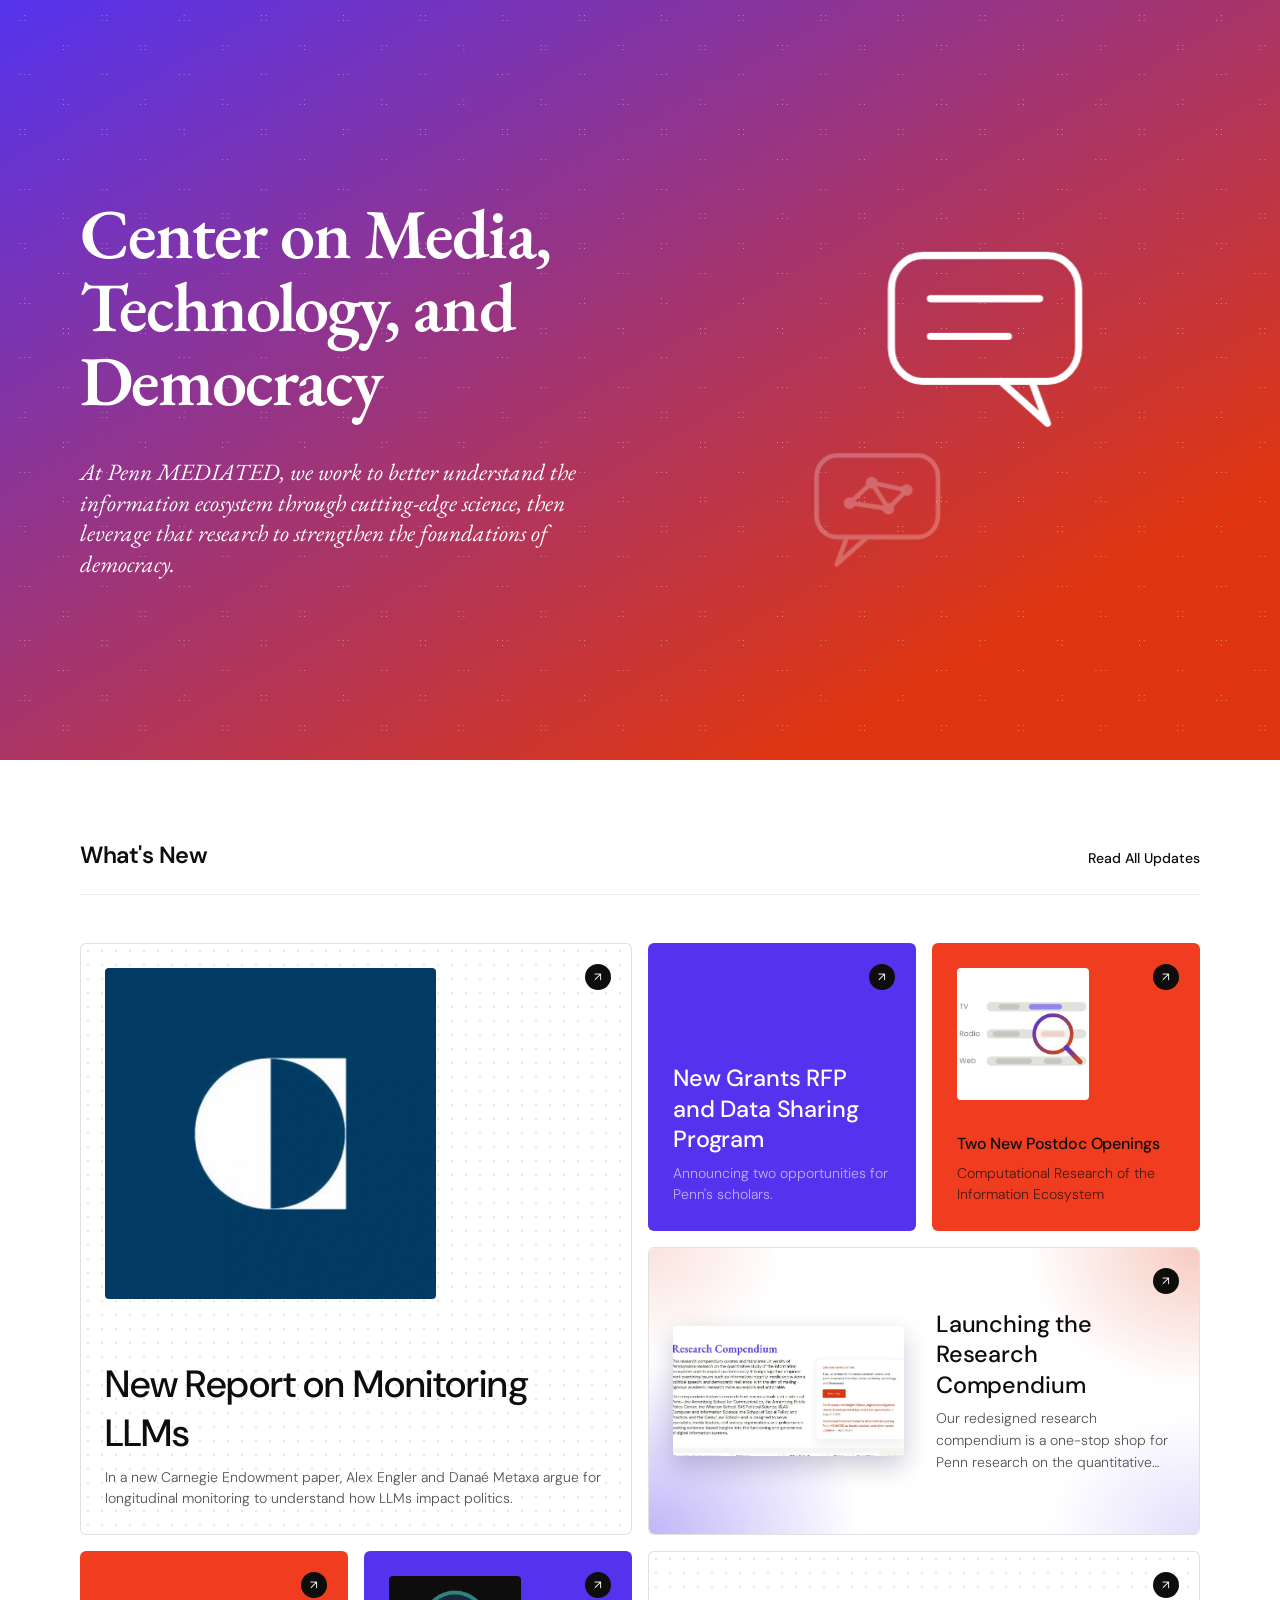
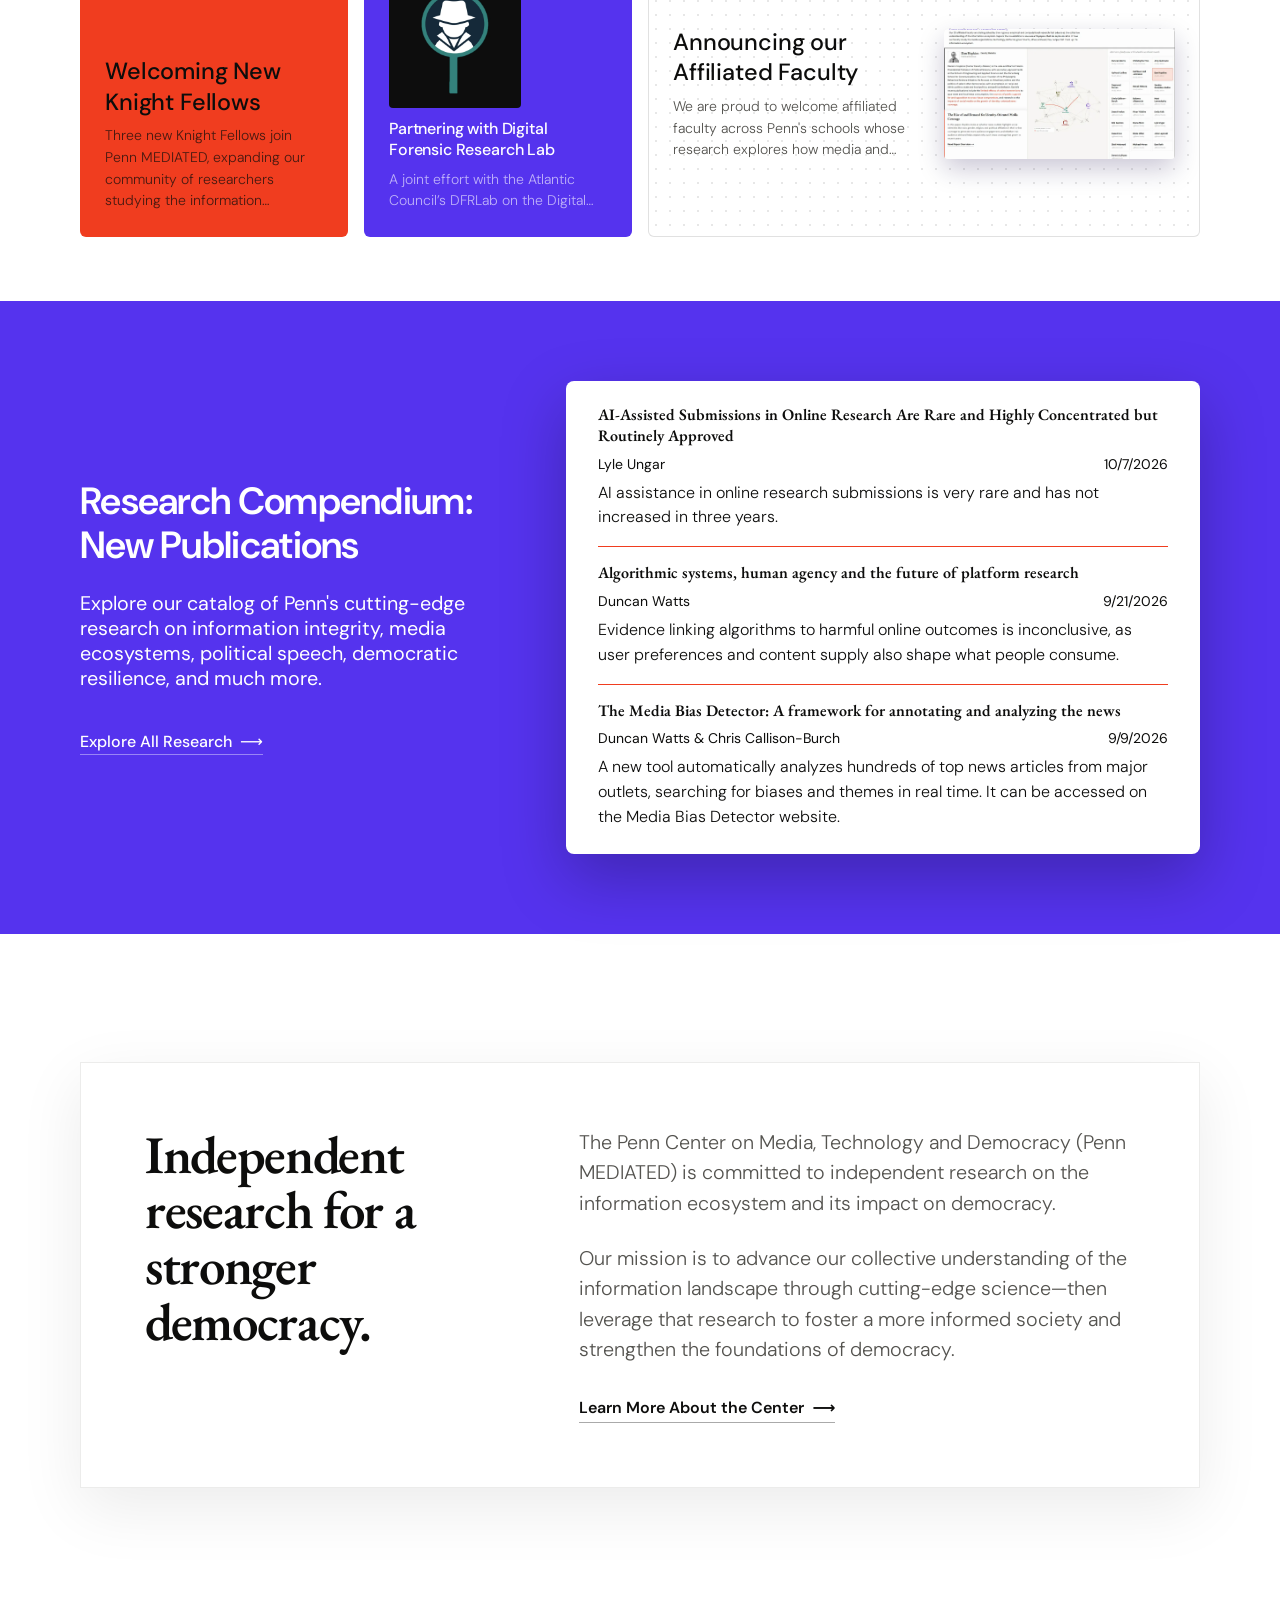
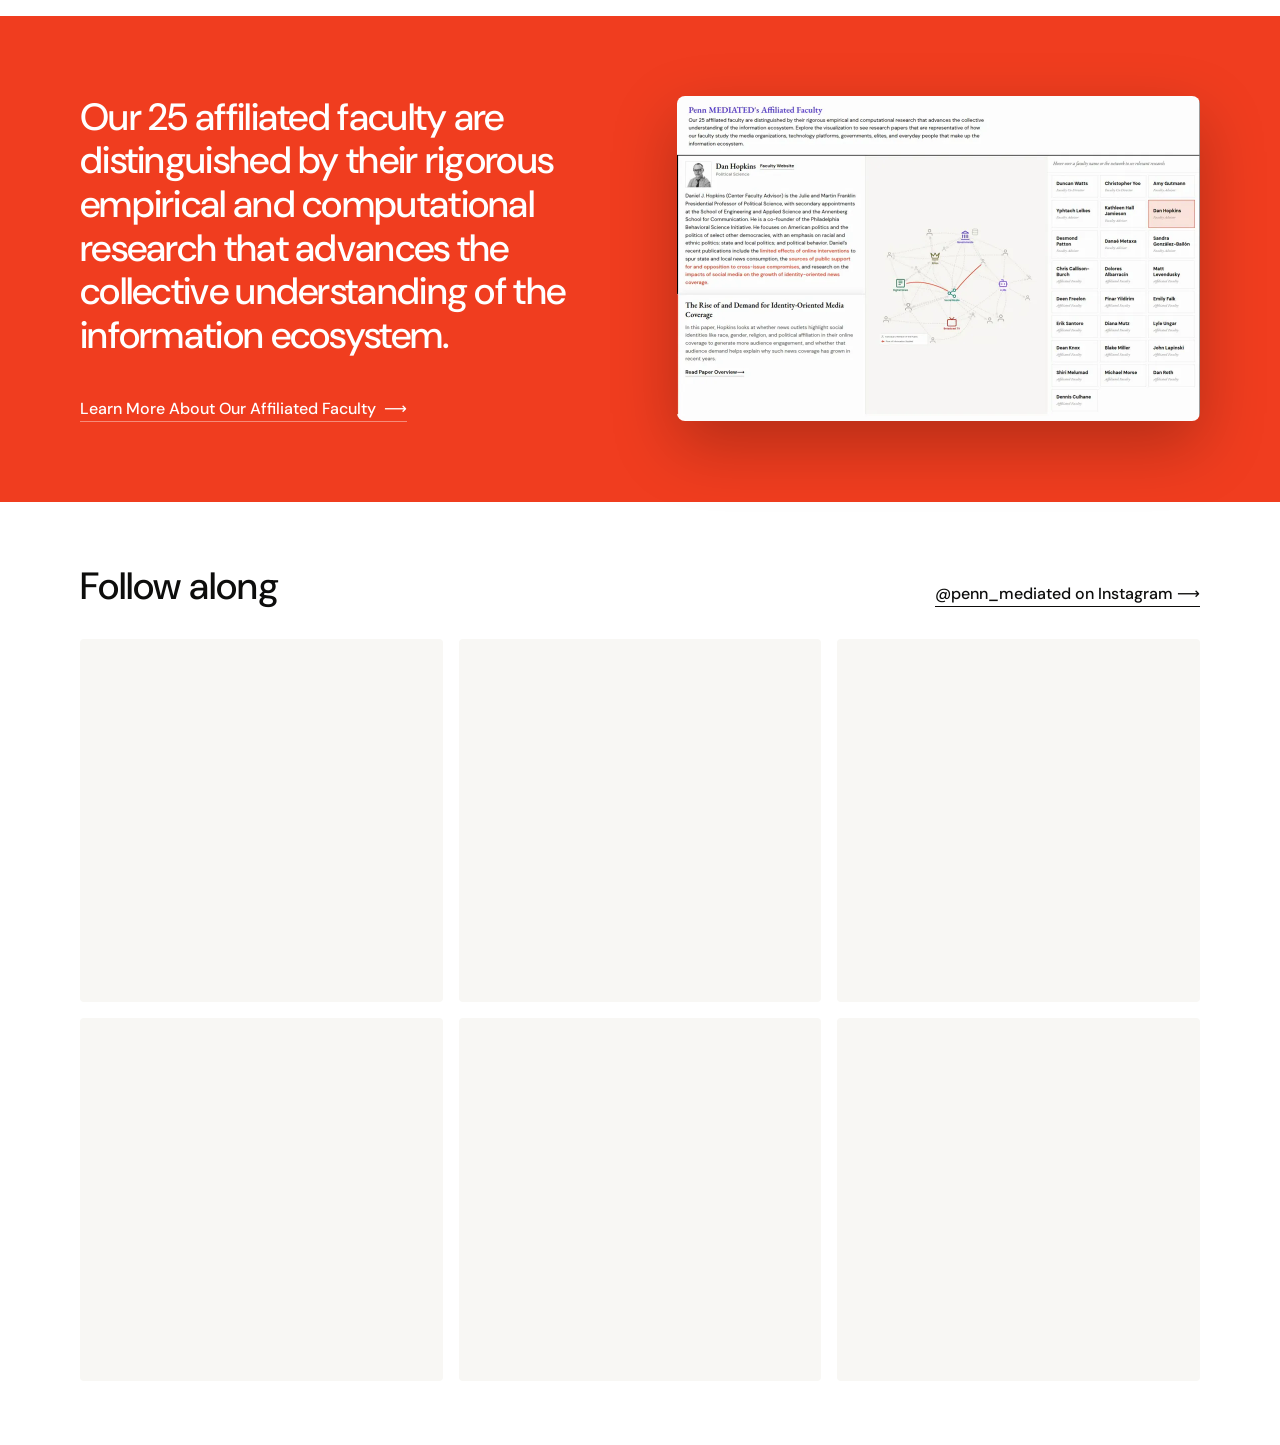
<file: index.html>
<!DOCTYPE html>
<html lang="en">
<head>
  <meta charset="UTF-8">
  <meta name="viewport" content="width=device-width, initial-scale=1.0">
  <title>Penn MEDIATED — Center on Media, Technology and Democracy</title>
  <link rel="preconnect" href="https://fonts.googleapis.com">
  <link rel="preconnect" href="https://fonts.gstatic.com" crossorigin>
  <link href="https://fonts.googleapis.com/css2?family=DM+Sans:opsz,wght@9..40,300;9..40,400;9..40,500;9..40,600;9..40,700&family=EB+Garamond:ital,wght@0,400;0,500;0,600;0,700;1,400;1,600&display=swap" rel="stylesheet">
  <link rel="stylesheet" href="styles.css">
  <script type="module" src="assets/conversation-scroll.js"></script>
</head>
<body>
 
  <!-- ── Hero ───────────────────────────────────────────────────── -->
  <section class="hero">

    <!-- Sparkle field only, full-bleed behind the whole gradient. The rings
         and tower stay in .hero__visual's own column. -->
    <div class="hero__dots" aria-hidden="true">
      <iframe class="hero__dots-frame" src="assets/broadcast-tower.html?layer=dots" title="" tabindex="-1" scrolling="no"></iframe>
    </div>

    <div class="hero__inner">

      <div class="hero__content">
        <h1 class="hero__title">Center on Media, Technology, and Democracy</h1>
        <p class="hero__subtitle">At Penn MEDIATED, we work to better understand the information ecosystem through cutting-edge science, then leverage that research to strengthen the foundations of democracy.</p>
      </div>

      <!-- The conversation icon sits in its own column rather than behind
           the copy, so the dots never run through the text. Inline SVG web
           component (assets/conversation-scroll.js), not an iframe or an
           animated image: ~25KB against 2MB for the WebP export. `autoplay`
           because this page never scrolls inside its own iframe. -->
      <div class="hero__visual" aria-hidden="true">
        <mediated-conversation autoplay color="#fff" size="clamp(180px, 22vw, 300px)"></mediated-conversation>
      </div>

    </div>

  </section>
 
  <!-- ── What's New ─────────────────────────────────────────────── -->
  <section class="whats-new" aria-labelledby="whats-new-heading">
    <div class="whats-new__inner">
      <div class="whats-new__head">
        <span id="whats-new-heading" class="whats-new__label">What's New</span>
        <a href="https://mediated.upenn.edu/blog/" target="_top" class="whats-new__all">Read All Updates</a>
      </div>
 
      <div class="whats-new__grid">

        <a href="https://carnegieendowment.org/research/2026/08/llms-artificial-intelligence-longitudinal-monitoring-norms-politics-research" target="_blank" rel="noopener noreferrer" class="news-card news-card--feature news-card--white">
          <span class="news-card__arrow" aria-hidden="true">&#8599;</span>
          <div class="news-card__media"><img src="assets/whats-new/carnegie-endowment.webp" width="800" height="800" alt="Carnegie Endowment for International Peace logo"></div>
          <div class="news-card__body news-card__body--bottom">
            <h3 class="news-card__title">New Report on Monitoring LLMs</h3>
            <p class="news-card__desc">In a new Carnegie Endowment paper, Alex Engler and Danaé Metaxa argue for longitudinal monitoring to understand how LLMs impact politics.</p>
          </div>
        </a>

        <a href="https://mediated.upenn.edu/blog/#data-sharing-grants-2026" target="_top" class="news-card news-card--square news-card--purple">
          <span class="news-card__arrow" aria-hidden="true">&#8599;</span>
          <div class="news-card__body news-card__body--bottom">
            <h3 class="news-card__title">New Grants RFP and Data Sharing Program</h3>
            <p class="news-card__desc">Announcing two opportunities for Penn's scholars.</p>
          </div>
        </a>

        <a href="https://mediated.upenn.edu/job-openings/" target="_top" class="news-card news-card--square news-card--orange">
          <span class="news-card__arrow" aria-hidden="true">&#8599;</span>
          <div class="news-card__media"><img src="assets/whats-new/magnifying-glass.webp" width="800" height="800" alt="Illustration of a magnifying glass scanning bars labelled TV, Radio and Web"></div>
          <div class="news-card__body news-card__body--bottom">
            <h3 class="news-card__title">Two New Postdoc Openings</h3>
            <p class="news-card__desc">Computational Research of the Information Ecosystem</p>
          </div>
        </a>

        <a href="https://mediated.upenn.edu/research-compendium/" target="_top" class="news-card news-card--wide news-card--brush">
          <span class="news-card__arrow" aria-hidden="true">&#8599;</span>
          <div class="news-card__media"><video src="assets/whats-new/research-compendium.mp4" poster="assets/whats-new/research-compendium-poster.webp" width="1278" height="622" autoplay muted loop playsinline preload="metadata" aria-label="Animated screenshot of the Research Compendium dashboard"></video></div>
          <div class="news-card__body news-card__body--bottom">
            <h3 class="news-card__title">Launching the Research Compendium</h3>
            <p class="news-card__desc">Our redesigned research compendium is a one-stop shop for Penn research on the quantitative study of the information ecosystem.</p>
          </div>
        </a>

        <a href="https://mediated.upenn.edu/blog/#knight-fellows" target="_top" class="news-card news-card--square news-card--orange">
          <span class="news-card__arrow" aria-hidden="true">&#8599;</span>
          <div class="news-card__body news-card__body--bottom">
            <h3 class="news-card__title">Welcoming New Knight Fellows</h3>
            <p class="news-card__desc">Three new Knight Fellows join Penn MEDIATED, expanding our community of researchers studying the information ecosystem.</p>
          </div>
        </a>

        <a href="https://mediated.upenn.edu/blog/#dfrlab-partnership" target="_top" class="news-card news-card--square news-card--purple">
          <span class="news-card__arrow" aria-hidden="true">&#8599;</span>
          <div class="news-card__media"><img src="assets/whats-new/dfrlab-digital-sherlocks.webp" width="800" height="800" alt="The Digital Sherlocks magnifying-glass emblem"></div>
          <div class="news-card__body news-card__body--bottom">
            <h3 class="news-card__title">Partnering with Digital Forensic Research Lab</h3>
            <p class="news-card__desc">A joint effort with the Atlantic Council&#8217;s DFRLab on the Digital Sherlocks programme.</p>
          </div>
        </a>

        <a href="https://mediated.upenn.edu/faculty/" target="_top" class="news-card news-card--wide news-card--reverse news-card--white">
          <span class="news-card__arrow" aria-hidden="true">&#8599;</span>
          <div class="news-card__media"><video src="assets/whats-new/affiliated-faculty.mp4" poster="assets/whats-new/affiliated-faculty-poster.webp" width="1046" height="650" autoplay muted loop playsinline preload="metadata" aria-label="Animated screenshot of the Affiliated Faculty network, cycling through faculty profiles and their research papers"></div>
          <div class="news-card__body news-card__body--bottom">
            <h3 class="news-card__title">Announcing our Affiliated Faculty</h3>
            <p class="news-card__desc">We are proud to welcome affiliated faculty across Penn's schools whose research explores how media and technology shape political attitudes and the information ecosystem.</p>
          </div>
        </a>

      </div>
    </div>
  </section>
 
  <!-- ── Research CTA ───────────────────────────────────────────── -->
  <section class="research-cta" aria-labelledby="research-cta-heading">
    <div class="research-cta__inner">
      <div class="research-cta__copy">
        <h2 id="research-cta-heading" class="research-cta__title">Research Compendium: <span class="research-cta__title-line">New Publications</span></h2>
        <p class="research-cta__lead">Explore our catalog of Penn's cutting-edge research on information integrity, media ecosystems, political speech, democratic resilience, and much more.</p>
        <a href="https://mediated.upenn.edu/research-compendium/" target="_top" class="research-cta__link">Explore All Research <span aria-hidden="true">⟶</span></a>
      </div>
      <!-- New Publications: the three newest compendium entries. The markup
           below is the fallback; the script after this section replaces it
           with the current three from the compendium page. -->
      <div class="latest">
        <ol class="latest__list" id="latest-list" aria-label="New publications">
          <li class="latest__item">
            <a class="latest__entry" href="https://mediated.upenn.edu/research-compendium/#ai-assisted-submissions-in-online-research-are-rare-and-high" target="_top">
              <h4 class="latest__paper">AI-Assisted Submissions in Online Research Are Rare and Highly Concentrated but Routinely Approved</h4>
              <p class="latest__meta"><span>Lyle Ungar</span><span>10/7/2026</span></p>
              <p class="latest__takeaway">AI assistance in online research submissions is very rare and has not increased in three years.</p>
            </a>
          </li>
          <li class="latest__item">
            <a class="latest__entry" href="https://mediated.upenn.edu/research-compendium/#algorithmic-systems-human-agency-and-the-future-of-platform" target="_top">
              <h4 class="latest__paper">Algorithmic systems, human agency and the future of platform research</h4>
              <p class="latest__meta"><span>Duncan Watts</span><span>9/21/2026</span></p>
              <p class="latest__takeaway">Evidence linking algorithms to harmful online outcomes is inconclusive, as user preferences and content supply also shape what people consume.</p>
            </a>
          </li>
          <li class="latest__item">
            <a class="latest__entry" href="https://mediated.upenn.edu/research-compendium/#the-media-bias-detector-a-framework-for-annotating-and-analy" target="_top">
              <h4 class="latest__paper">The Media Bias Detector: A framework for annotating and analyzing the news</h4>
              <p class="latest__meta"><span>Duncan Watts &amp; Chris Callison-Burch</span><span>9/9/2026</span></p>
              <p class="latest__takeaway">A new tool automatically analyzes hundreds of top news articles from major outlets, searching for biases and themes in real time. It can be accessed on the Media Bias Detector website.</p>
            </a>
          </li>
        </ol>
      </div>
    </div>
  </section>
 
  <script>
  /* New Publications: refresh the three newest entries from the compendium
     itself. Each links to its entry on the compendium page via #<entry id>,
     which that page opens and scrolls to (its "Copy entry link" format). Reads the ENTRIES array out of the compendium page's source, so
     if that page is restructured this stops updating and the fallback markup
     above stays — check it after any compendium refactor. */
  (function () {
    var list = document.getElementById('latest-list');
    fetch('https://pennmediated.github.io/research-compendium/').then(function (r) { return r.text(); }).then(function (t) {
      var s = t.indexOf('const ENTRIES = ');
      if (s < 0) return;
      s += 16;
      var e = t.indexOf('\n];', s) + 2;
      // Newest first by date, not list order: the compendium sorts by date when
      // it displays, so a new entry may be added anywhere in its list. The
      // sort is stable, so same-date entries keep their list order, which
      // matches the compendium's own order.
      var t2d = function (d) { var p = String(d || '').split('/'); return new Date(+p[2] || 0, (+p[0] || 1) - 1, +p[1] || 1).getTime(); };
      var data = JSON.parse(t.slice(s, e))
        .sort(function (a, b) { return t2d(b.date) - t2d(a.date); })
        .slice(0, 3);
      if (!data.length) return;
      var esc = function (v) { var d = document.createElement('div'); d.textContent = v; return d.innerHTML; };
      list.innerHTML = data.map(function (x) {
        return '<li class="latest__item"><a class="latest__entry" href="https://mediated.upenn.edu/research-compendium/#' + encodeURIComponent(x.id) + '" target="_top">' +
          '<h4 class="latest__paper">' + esc(x.title) + '</h4>' +
          '<p class="latest__meta"><span>' + esc(x.faculty) + '</span><span>' + esc(x.date) + '</span></p>' +
          '<p class="latest__takeaway">' + esc(x.takeaway) + '</p></a></li>';
      }).join('');
    }).catch(function () {});
  })();
  </script>

  <!-- ── About the Center ───────────────────────────────────────── -->
  <section class="about-center" aria-labelledby="about-center-heading">
    <div class="about-center__inner">
      <div class="about-center__card">
        <div class="about-center__heading">
          <h2 id="about-center-heading" class="about-center__title">Independent research for a stronger democracy.</h2>
        </div>
        <div class="about-center__copy">
          <p>The Penn Center on Media, Technology and Democracy (Penn MEDIATED) is committed to independent research on the information ecosystem and its impact on democracy.</p>
          <p>Our mission is to advance our collective understanding of the information landscape through cutting-edge science—then leverage that research to foster a more informed society and strengthen the foundations of democracy.</p>
          <a href="https://mediated.upenn.edu/about/" target="_top" class="about-center__link">Learn More About the Center <span aria-hidden="true">⟶</span></a>
        </div>
      </div>
    </div>
  </section>
 
  <!-- ── Faculty CTA ────────────────────────────────────────────── -->
  <section class="faculty-cta">
    <div class="faculty-cta__inner">
      <div class="faculty-cta__copy">
        <p class="faculty-cta__lead">Our 25 affiliated faculty are distinguished by their rigorous empirical and computational research that advances the collective understanding of the information ecosystem.</p>
        <a href="https://mediated.upenn.edu/faculty/" target="_top" class="faculty-cta__link">Learn More About Our Affiliated Faculty <span aria-hidden="true">⟶</span></a>
      </div>
      <!-- Same destination as the link above. Out of the tab order and hidden
           from screen readers: the text link is the accessible one, so
           keyboard and screen-reader users don't meet it twice. -->
      <a href="https://mediated.upenn.edu/faculty/" target="_top" class="faculty-cta__media" tabindex="-1" aria-hidden="true"><video src="assets/whats-new/affiliated-faculty.mp4" poster="assets/whats-new/affiliated-faculty-poster.webp" width="1046" height="650" autoplay muted loop playsinline preload="metadata" aria-label="Animated screenshot of the Affiliated Faculty network, cycling through faculty profiles and their research papers" class="faculty-cta__image"></video></a>
    </div>
  </section>

  <!-- ── Instagram grid ─────────────────────────────────────────────
       Filled from data/instagram.json, which the "Update Instagram feed"
       workflow rewrites whenever @penn_mediated posts. The six placeholder
       tiles below are the fallback if that file is empty or fails to load. -->
  <section class="insta" aria-labelledby="insta-heading">
    <div class="insta__inner">
      <div class="insta__head">
        <h2 id="insta-heading" class="insta__title">Follow along</h2>
        <a href="https://www.instagram.com/penn_mediated/" target="_blank" rel="noopener" class="insta__link">@penn_mediated on Instagram <span aria-hidden="true">⟶</span></a>
      </div>
      <ul class="insta__grid" id="insta-grid">
        <li><a class="insta__tile insta__tile--empty" href="https://www.instagram.com/penn_mediated/" target="_blank" rel="noopener" aria-label="See our latest posts on Instagram"></a></li>
        <li><a class="insta__tile insta__tile--empty" href="https://www.instagram.com/penn_mediated/" target="_blank" rel="noopener" aria-hidden="true" tabindex="-1"></a></li>
        <li><a class="insta__tile insta__tile--empty" href="https://www.instagram.com/penn_mediated/" target="_blank" rel="noopener" aria-hidden="true" tabindex="-1"></a></li>
        <li><a class="insta__tile insta__tile--empty" href="https://www.instagram.com/penn_mediated/" target="_blank" rel="noopener" aria-hidden="true" tabindex="-1"></a></li>
        <li><a class="insta__tile insta__tile--empty" href="https://www.instagram.com/penn_mediated/" target="_blank" rel="noopener" aria-hidden="true" tabindex="-1"></a></li>
        <li><a class="insta__tile insta__tile--empty" href="https://www.instagram.com/penn_mediated/" target="_blank" rel="noopener" aria-hidden="true" tabindex="-1"></a></li>
      </ul>
    </div>
  </section>
  <script>
  (function () {
    var grid = document.getElementById('insta-grid');
    function esc(s) { return String(s).replace(/[&<>"]/g, function (c) { return {'&':'&amp;','<':'&lt;','>':'&gt;','"':'&quot;'}[c]; }); }
    function render(d) {
      var posts = (d && d.posts || []).slice(0, 6);
      if (!posts.length) return;
      grid.innerHTML = posts.map(function (p) {
        var alt = p.caption ? esc(p.caption) : 'Instagram post from Penn MEDIATED';
        return '<li><a class="insta__tile" href="' + esc(p.permalink) + '" target="_blank" rel="noopener">' +
          '<img src="' + esc(p.image) + '" alt="' + alt + '" loading="lazy" width="600" height="600">' +
          (p.type === 'VIDEO' ? '<span class="insta__badge" aria-hidden="true">▶</span>' : '') + '</a></li>';
      }).join('');
    }
    function load() {
      fetch('data/instagram.json?t=' + Date.now(), { cache: 'no-store' })
        .then(function (r) { return r.json(); }).then(render).catch(function () {});
    }
    load();
    setInterval(load, 10 * 60 * 1000); /* a page left open picks up new posts */
  })();
  </script>



  <!-- The two animated cards are muted, looping <video> rather than GIF.
       CSS can't stop autoplay, so honour prefers-reduced-motion here:
       pause each one and rewind to its poster frame. -->
  <script>
    if (window.matchMedia('(prefers-reduced-motion: reduce)').matches) {
      document.querySelectorAll('video[autoplay]').forEach(function (v) {
        v.autoplay = false; v.pause(); v.currentTime = 0; v.removeAttribute('loop');
      });
    }
  </script>


  <!-- Auto-resize when embedded: posts this page's height to the parent so an
       <iframe> can size itself to the content instead of guessing a fixed
       height. No-op when the page is opened directly. Every Penn MEDIATED repo
       sends the same { frameHeight } message — see the README. -->
  <script>
    (function () {
      if (window.self === window.top) return;
      var lastSentHeight = 0;
      function sendHeight() {
        /* MEASURE THE BODY, NEVER documentElement. <html> stretches to fill the
           frame, so documentElement.scrollHeight can never report LESS than the
           frame's current height — feeding it back pins the iframe at whatever
           it already is and it can never shrink. Anything that inflates it once
           during load (webfonts settling, the reveal transforms) is then
           permanent, which is what left a tall band of white above the footer.
           body.scrollHeight is content-driven and can go down as well as up.
           Verified 2026-09: at 1512px wide home's real content is 3879px while
           documentElement.scrollHeight reported 4766px, the frame's own height. */
        var h = Math.ceil(Math.max(document.body.scrollHeight, document.body.offsetHeight));
        if (Math.abs(h - lastSentHeight) < 2) return;
        lastSentHeight = h;
        window.parent.postMessage({ frameHeight: h }, '*');
      }
      window.addEventListener('load', sendHeight);
      window.addEventListener('resize', sendHeight);
      if (document.fonts && document.fonts.ready) { document.fonts.ready.then(sendHeight); }
      if (window.ResizeObserver) { new ResizeObserver(sendHeight).observe(document.body); }
      /* Late-settling layout: webfonts swapping in, images decoding, a lazy
         iframe resolving. ResizeObserver catches most of it, but a change that
         lands between the last observed tick and paint can leave the frame a
         few px short of the content. Two cheap re-measures after load close
         that window; sendHeight's hysteresis makes a no-op re-post free. */
      setTimeout(sendHeight, 300);
      setTimeout(sendHeight, 1200);
    })();
  </script>

</body>
</html>
</file>
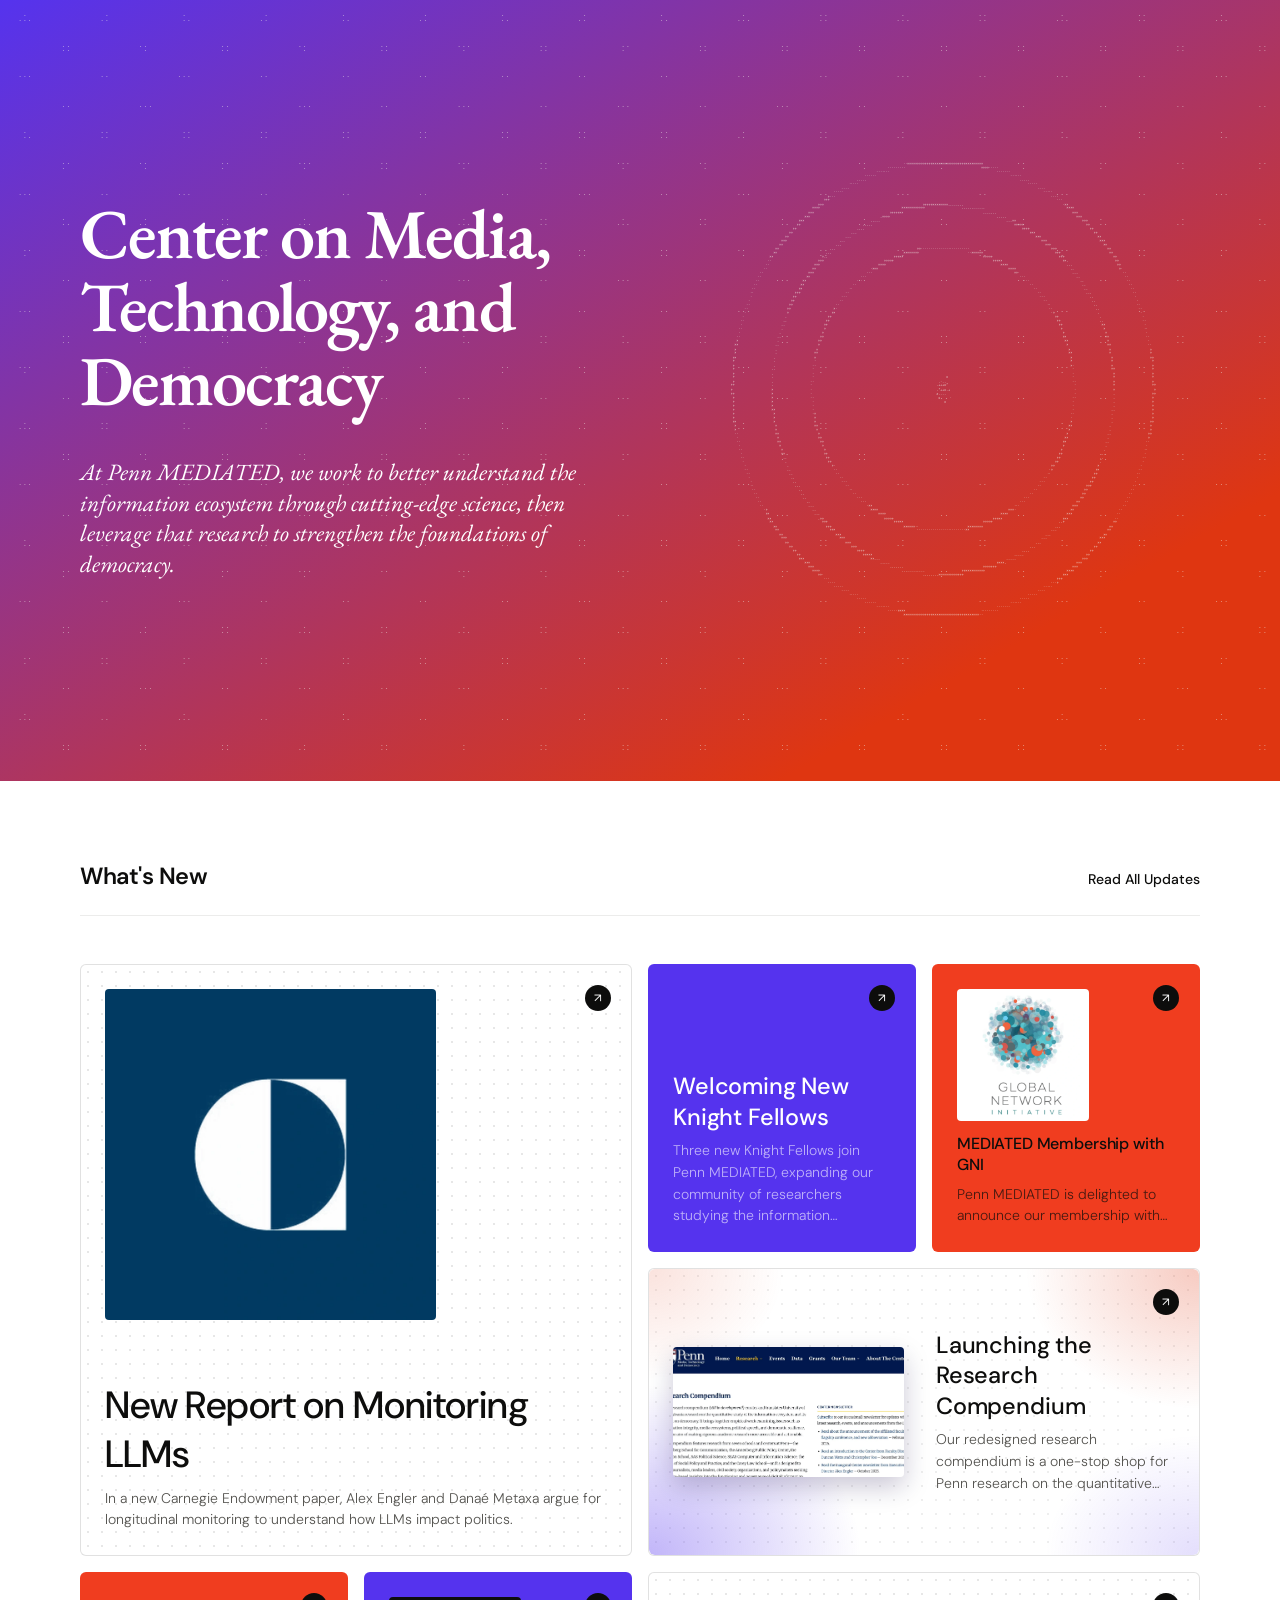
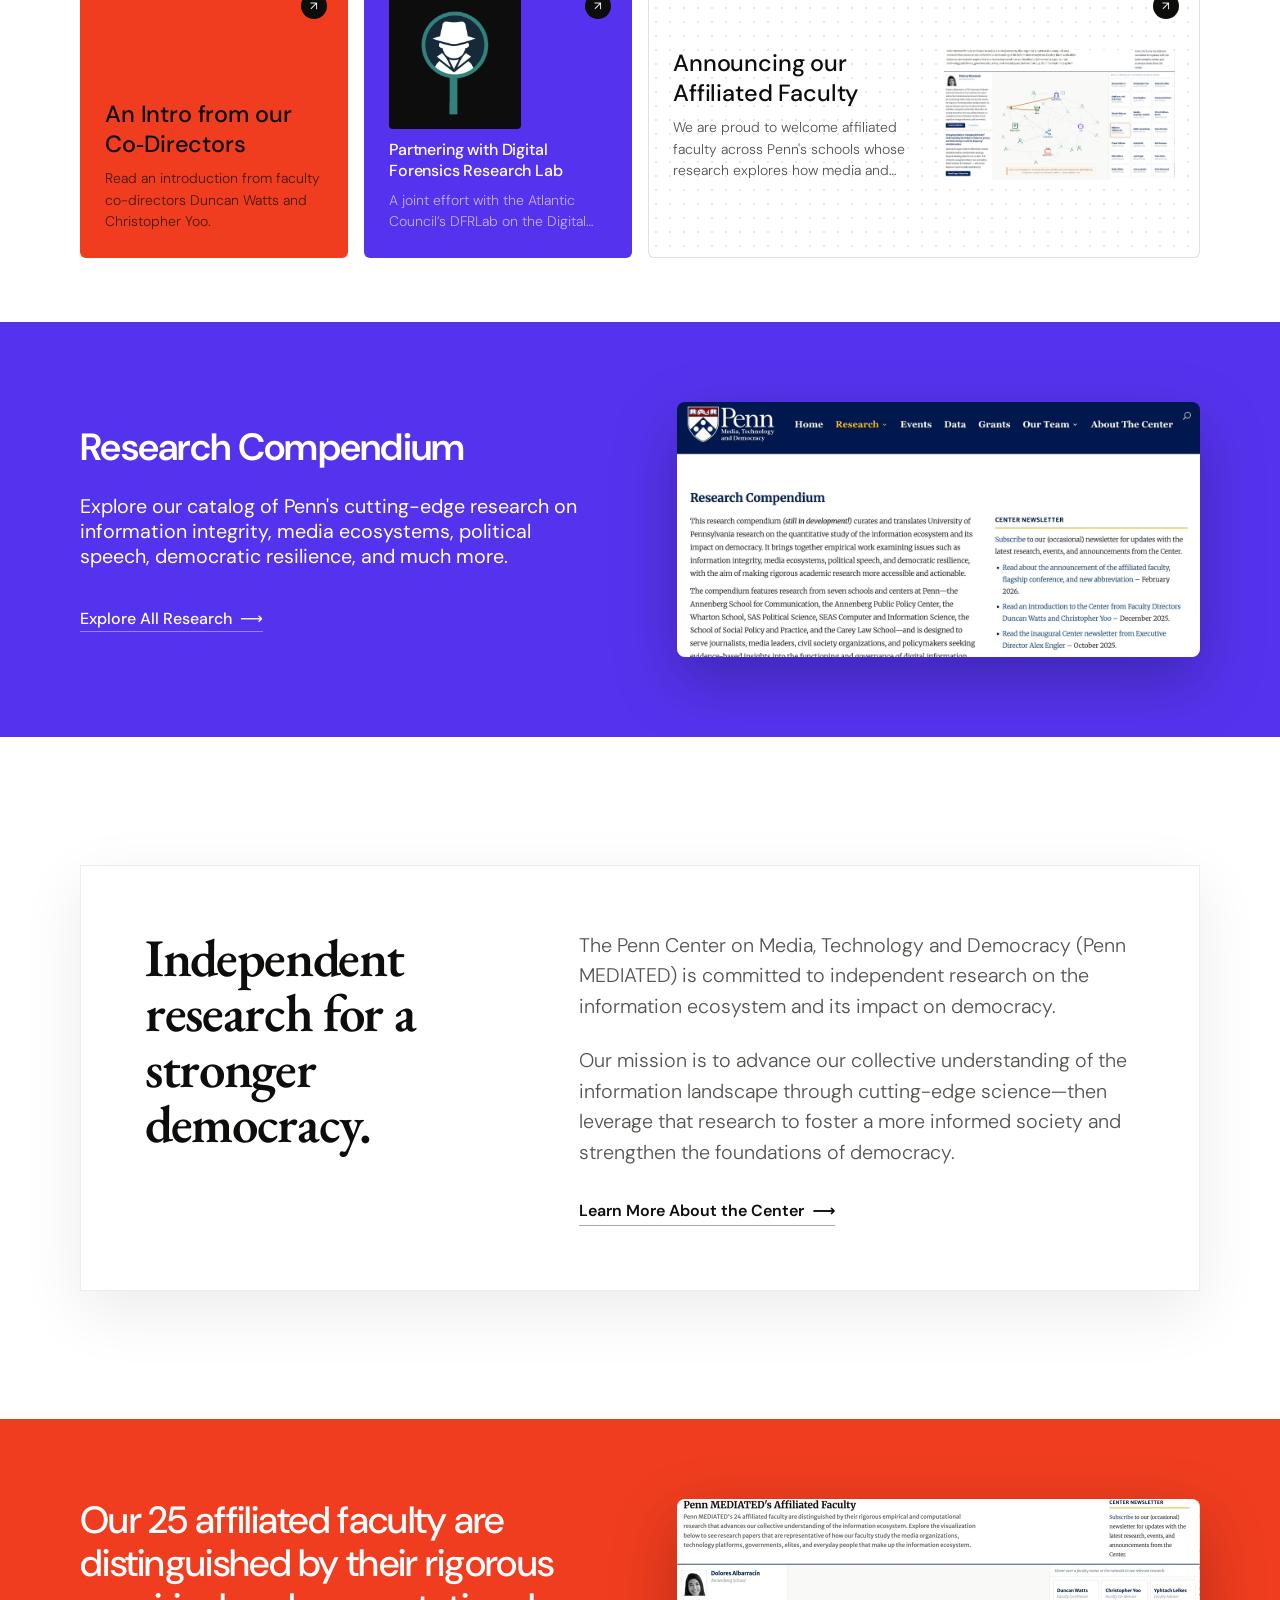
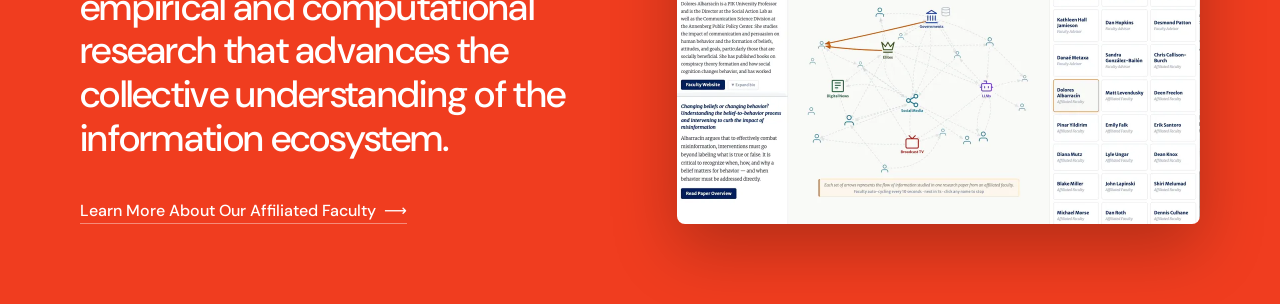
<file: preview/refs-heads-claude-keen-hopper-holjrg/index.html>
<!DOCTYPE html>
<html lang="en">
<head>
  <meta charset="UTF-8">
  <meta name="viewport" content="width=device-width, initial-scale=1.0">
  <title>Penn MEDIATED — Center on Media, Technology and Democracy</title>
  <link rel="preconnect" href="https://fonts.googleapis.com">
  <link rel="preconnect" href="https://fonts.gstatic.com" crossorigin>
  <link href="https://fonts.googleapis.com/css2?family=DM+Sans:opsz,wght@9..40,300;9..40,400;9..40,500;9..40,600;9..40,700&family=EB+Garamond:ital,wght@0,400;0,500;0,600;0,700;1,400;1,600&display=swap" rel="stylesheet">
  <link rel="stylesheet" href="styles.css">
</head>
<body>
 
  <!-- ── Hero ───────────────────────────────────────────────────── -->
  <section class="hero">

    <!-- Sparkle field only, full-bleed behind the whole gradient. The rings
         and tower stay in .hero__visual's own column. -->
    <div class="hero__dots" aria-hidden="true">
      <iframe class="hero__dots-frame" src="assets/broadcast-tower.html?layer=dots" title="" tabindex="-1" scrolling="no"></iframe>
    </div>

    <div class="hero__inner">

      <div class="hero__content">
        <h1 class="hero__title">Center on Media, Technology, and Democracy</h1>
        <p class="hero__subtitle">At Penn MEDIATED, we work to better understand the information ecosystem through cutting-edge science, then leverage that research to strengthen the foundations of democracy.</p>
      </div>

      <!-- The ASCII broadcast tower sits in its own column rather than behind
           the copy, so the dots never run through the text. -->
      <div class="hero__visual" aria-hidden="true">
        <iframe
          class="hero__visual-frame"
          src="assets/broadcast-tower.html"
          title="Interactive ASCII broadcast tower graphic"
          scrolling="no"
        ></iframe>
      </div>

    </div>

      <span aria-hidden="true">&#8595;</span>
    </a>
  </section>
 
  <!-- ── What's New ─────────────────────────────────────────────── -->
  <section class="whats-new" aria-labelledby="whats-new-heading">
    <div class="whats-new__inner">
      <div class="whats-new__head">
        <span id="whats-new-heading" class="whats-new__label">What's New</span>
        <a href="https://mediated.upenn.edu/blog/" target="_top" class="whats-new__all">Read All Updates</a>
      </div>
 
      <div class="whats-new__grid">

        <a href="https://carnegieendowment.org/research/2026/08/llms-artificial-intelligence-longitudinal-monitoring-norms-politics-research" target="_blank" rel="noopener noreferrer" class="news-card news-card--feature news-card--white">
          <span class="news-card__arrow" aria-hidden="true">&#8599;</span>
          <div class="news-card__media"><img src="assets/whats-new/carnegie-endowment.webp" width="800" height="800" alt="Carnegie Endowment for International Peace logo"></div>
          <div class="news-card__body news-card__body--bottom">
            <h3 class="news-card__title">New Report on Monitoring LLMs</h3>
            <p class="news-card__desc">In a new Carnegie Endowment paper, Alex Engler and Danaé Metaxa argue for longitudinal monitoring to understand how LLMs impact politics.</p>
          </div>
        </a>

        <a href="https://mediated.upenn.edu/blog/#knight-fellows" target="_top" class="news-card news-card--square news-card--purple">
          <span class="news-card__arrow" aria-hidden="true">&#8599;</span>
          <div class="news-card__body news-card__body--bottom">
            <h3 class="news-card__title">Welcoming New Knight Fellows</h3>
            <p class="news-card__desc">Three new Knight Fellows join Penn MEDIATED, expanding our community of researchers studying the information ecosystem.</p>
          </div>
        </a>

        <a href="https://mediated.upenn.edu/blog/#gni-membership" target="_top" class="news-card news-card--square news-card--orange">
          <span class="news-card__arrow" aria-hidden="true">&#8599;</span>
          <div class="news-card__media"><img src="assets/whats-new/gni-membership.webp" width="800" height="800" alt="Global Network Initiative logo"></div>
          <div class="news-card__body news-card__body--bottom">
            <h3 class="news-card__title">MEDIATED Membership with GNI</h3>
            <p class="news-card__desc">Penn MEDIATED is delighted to announce our membership with the Global Network Initiative — a diverse community of institutions and experts working to advance a free and democratic technological future.</p>
          </div>
        </a>

        <a href="https://mediated.upenn.edu/research-compendium/" target="_top" class="news-card news-card--wide news-card--brush">
          <span class="news-card__arrow" aria-hidden="true">&#8599;</span>
          <div class="news-card__media"><video src="assets/whats-new/research-compendium.mp4" poster="assets/whats-new/research-compendium-poster.webp" width="1278" height="622" autoplay muted loop playsinline preload="metadata" aria-label="Animated screenshot of the Research Compendium dashboard"></div>
          <div class="news-card__body news-card__body--bottom">
            <h3 class="news-card__title">Launching the Research Compendium</h3>
            <p class="news-card__desc">Our redesigned research compendium is a one-stop shop for Penn research on the quantitative study of the information ecosystem.</p>
          </div>
        </a>

        <a href="https://t.e2ma.net/webview/1odgwu/d30c49ebf9bccf8f52c4d5cb2f85b22b" target="_blank" rel="noopener noreferrer" class="news-card news-card--square news-card--orange">
          <span class="news-card__arrow" aria-hidden="true">&#8599;</span>
          <div class="news-card__body news-card__body--bottom">
            <h3 class="news-card__title">An Intro from our Co‑Directors</h3>
            <p class="news-card__desc">Read an introduction from faculty co-directors Duncan Watts and Christopher Yoo.</p>
          </div>
        </a>

        <a href="https://mediated.upenn.edu/blog/#dfrlab-partnership" target="_top" class="news-card news-card--square news-card--purple">
          <span class="news-card__arrow" aria-hidden="true">&#8599;</span>
          <div class="news-card__media"><img src="assets/whats-new/dfrlab-digital-sherlocks.webp" width="800" height="800" alt="The Digital Sherlocks magnifying-glass emblem"></div>
          <div class="news-card__body news-card__body--bottom">
            <h3 class="news-card__title">Partnering with Digital Forensics Research Lab</h3>
            <p class="news-card__desc">A joint effort with the Atlantic Council&#8217;s DFRLab on the Digital Sherlocks programme.</p>
          </div>
        </a>

        <a href="https://mediated.upenn.edu/faculty/" target="_top" class="news-card news-card--wide news-card--reverse news-card--white">
          <span class="news-card__arrow" aria-hidden="true">&#8599;</span>
          <div class="news-card__media"><video src="assets/whats-new/affiliated-faculty.mp4" poster="assets/whats-new/affiliated-faculty-poster.webp" width="1046" height="650" autoplay muted loop playsinline preload="metadata" aria-label="Animated graphic of Penn&#8217;s campus with icons overlaying research themes"></div>
          <div class="news-card__body news-card__body--bottom">
            <h3 class="news-card__title">Announcing our Affiliated Faculty</h3>
            <p class="news-card__desc">We are proud to welcome affiliated faculty across Penn's schools whose research explores how media and technology shape political attitudes and the information ecosystem.</p>
          </div>
        </a>

      </div>
    </div>
  </section>
 
  <!-- ── Research CTA ───────────────────────────────────────────── -->
  <section class="research-cta" aria-labelledby="research-cta-heading">
    <div class="research-cta__inner">
      <div class="research-cta__copy">
        <h2 id="research-cta-heading" class="research-cta__title">Research Compendium</h2>
        <p class="research-cta__lead">Explore our catalog of Penn's cutting-edge research on information integrity, media ecosystems, political speech, democratic resilience, and much more.</p>
        <a href="https://mediated.upenn.edu/research-compendium/" target="_top" class="research-cta__link">Explore All Research <span aria-hidden="true">⟶</span></a>
      </div>
      <!-- Same destination as "Explore All Research". Out of the tab order and
           hidden from screen readers: the text link above is the accessible
           one, so keyboard and screen-reader users don't meet it twice. -->
      <a href="https://mediated.upenn.edu/research-compendium/" target="_top" class="research-cta__media" tabindex="-1" aria-hidden="true"><video src="assets/whats-new/research-compendium.mp4" poster="assets/whats-new/research-compendium-poster.webp" width="1278" height="622" autoplay muted loop playsinline preload="metadata" aria-label="Animated screenshot of the Penn MEDIATED Research Compendium being used" class="research-cta__image"></video></a>
    </div>
  </section>
 
  <!-- ── About the Center ───────────────────────────────────────── -->
  <section class="about-center" aria-labelledby="about-center-heading">
    <div class="about-center__inner">
      <div class="about-center__card">
        <div class="about-center__heading">
          <h2 id="about-center-heading" class="about-center__title">Independent research for a stronger democracy.</h2>
        </div>
        <div class="about-center__copy">
          <p>The Penn Center on Media, Technology and Democracy (Penn MEDIATED) is committed to independent research on the information ecosystem and its impact on democracy.</p>
          <p>Our mission is to advance our collective understanding of the information landscape through cutting-edge science—then leverage that research to foster a more informed society and strengthen the foundations of democracy.</p>
          <a href="https://mediated.upenn.edu/about/" target="_top" class="about-center__link">Learn More About the Center <span aria-hidden="true">⟶</span></a>
        </div>
      </div>
    </div>
  </section>
 
  <!-- ── Faculty CTA ────────────────────────────────────────────── -->
  <section class="faculty-cta">
    <div class="faculty-cta__inner">
      <div class="faculty-cta__copy">
        <p class="faculty-cta__lead">Our 25 affiliated faculty are distinguished by their rigorous empirical and computational research that advances the collective understanding of the information ecosystem.</p>
        <a href="https://mediated.upenn.edu/faculty/" target="_top" class="faculty-cta__link">Learn More About Our Affiliated Faculty <span aria-hidden="true">⟶</span></a>
      </div>
      <!-- Same destination as the link above; see the research CTA note. -->
      <a href="https://mediated.upenn.edu/faculty/" target="_top" class="faculty-cta__media" tabindex="-1" aria-hidden="true"><video src="assets/whats-new/affiliated-faculty.mp4" poster="assets/whats-new/affiliated-faculty-poster.webp" width="1046" height="650" autoplay muted loop playsinline preload="metadata" aria-label="Animated graphic of Penn&#8217;s campus with icons overlaying research themes" class="faculty-cta__image"></video></a>
    </div>
  </section>



  <!-- The two animated cards are muted, looping <video> rather than GIF.
       CSS can't stop autoplay, so honour prefers-reduced-motion here:
       pause each one and rewind to its poster frame. -->
  <script>
    if (window.matchMedia('(prefers-reduced-motion: reduce)').matches) {
      document.querySelectorAll('video[autoplay]').forEach(function (v) {
        v.autoplay = false; v.pause(); v.currentTime = 0; v.removeAttribute('loop');
      });
    }
  </script>


  <!-- Auto-resize when embedded: posts this page's height to the parent so an
       <iframe> can size itself to the content instead of guessing a fixed
       height. No-op when the page is opened directly. Every Penn MEDIATED repo
       sends the same { frameHeight } message — see the README. -->
  <script>
    (function () {
      if (window.self === window.top) return;
      var lastSentHeight = 0;
      function sendHeight() {
        /* MEASURE THE BODY, NEVER documentElement. <html> stretches to fill the
           frame, so documentElement.scrollHeight can never report LESS than the
           frame's current height — feeding it back pins the iframe at whatever
           it already is and it can never shrink. Anything that inflates it once
           during load (webfonts settling, the reveal transforms) is then
           permanent, which is what left a tall band of white above the footer.
           body.scrollHeight is content-driven and can go down as well as up.
           Verified 2026-09: at 1512px wide home's real content is 3879px while
           documentElement.scrollHeight reported 4766px, the frame's own height. */
        var h = Math.ceil(Math.max(document.body.scrollHeight, document.body.offsetHeight));
        if (Math.abs(h - lastSentHeight) < 2) return;
        lastSentHeight = h;
        window.parent.postMessage({ frameHeight: h }, '*');
      }
      window.addEventListener('load', sendHeight);
      window.addEventListener('resize', sendHeight);
      if (document.fonts && document.fonts.ready) { document.fonts.ready.then(sendHeight); }
      if (window.ResizeObserver) { new ResizeObserver(sendHeight).observe(document.body); }
      /* Late-settling layout: webfonts swapping in, images decoding, a lazy
         iframe resolving. ResizeObserver catches most of it, but a change that
         lands between the last observed tick and paint can leave the frame a
         few px short of the content. Two cheap re-measures after load close
         that window; sendHeight's hysteresis makes a no-op re-post free. */
      setTimeout(sendHeight, 300);
      setTimeout(sendHeight, 1200);
    })();
  </script>

</body>
</html>
</file>
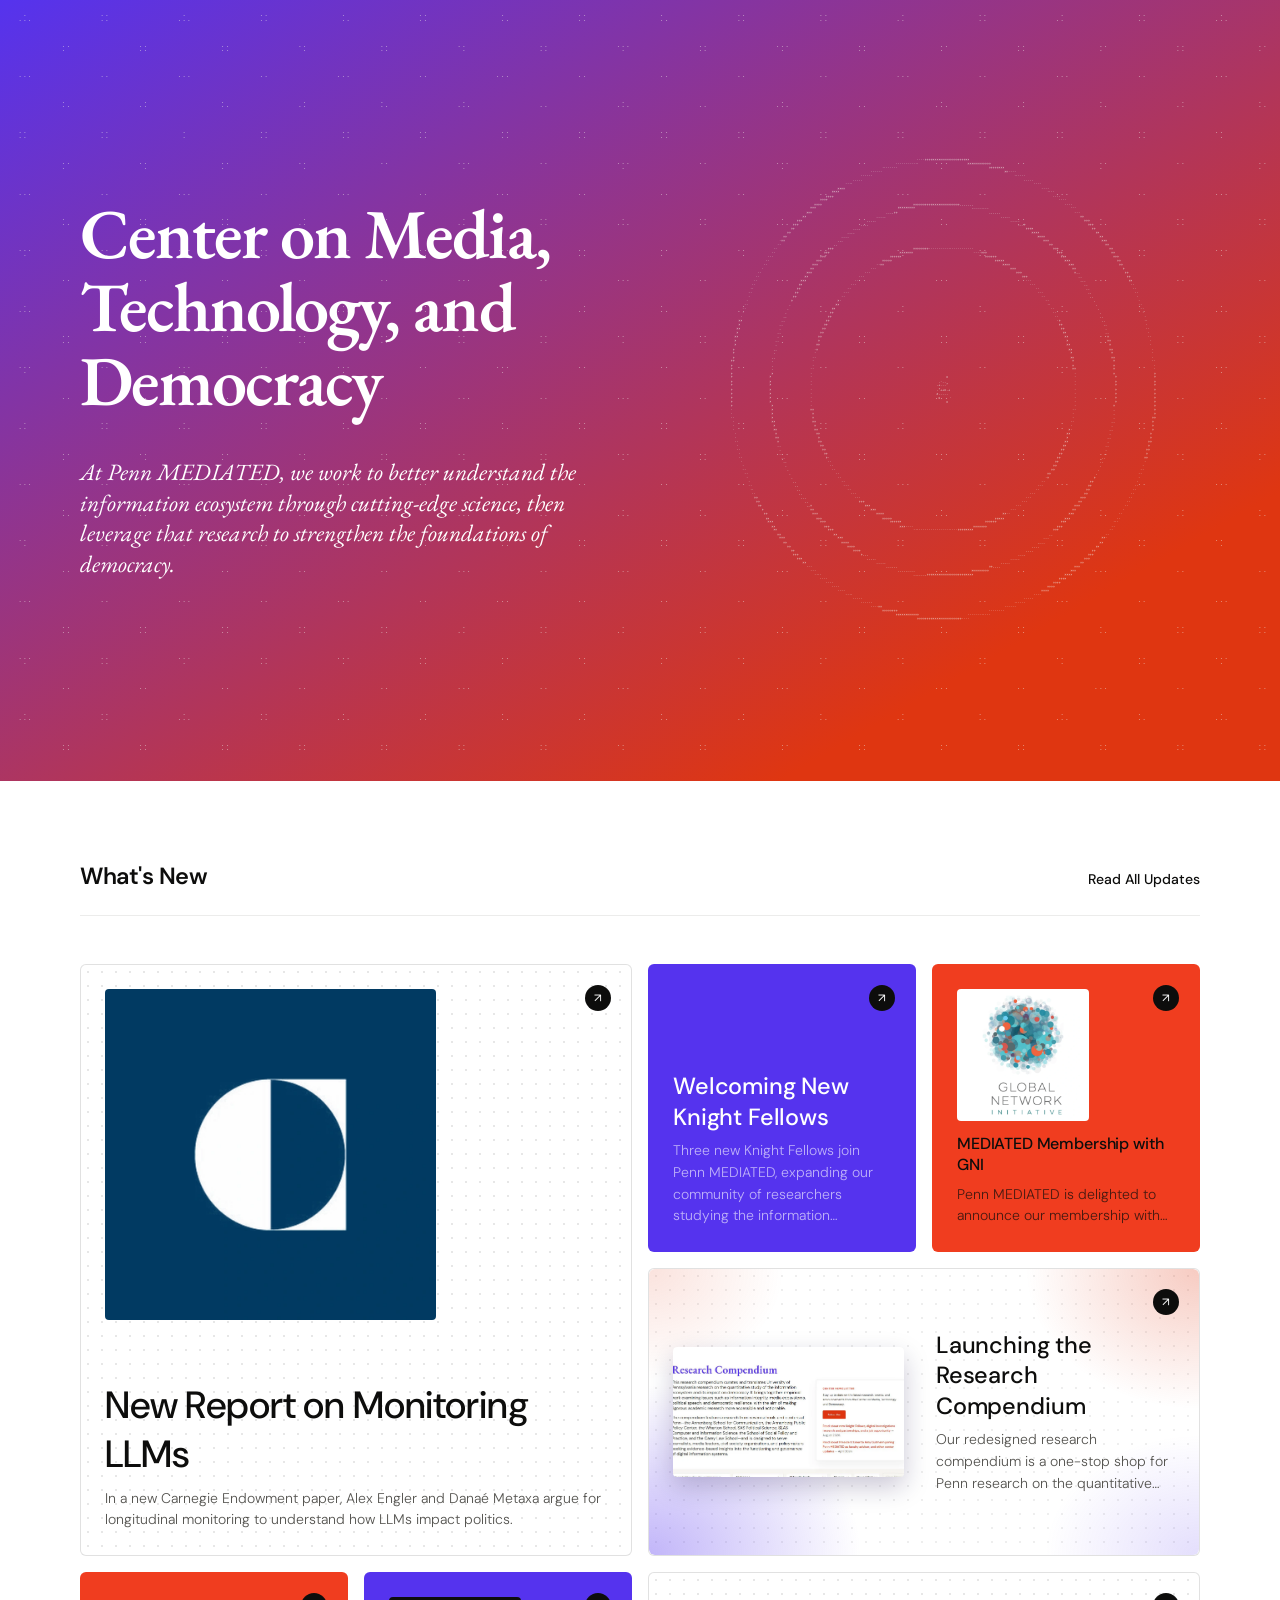
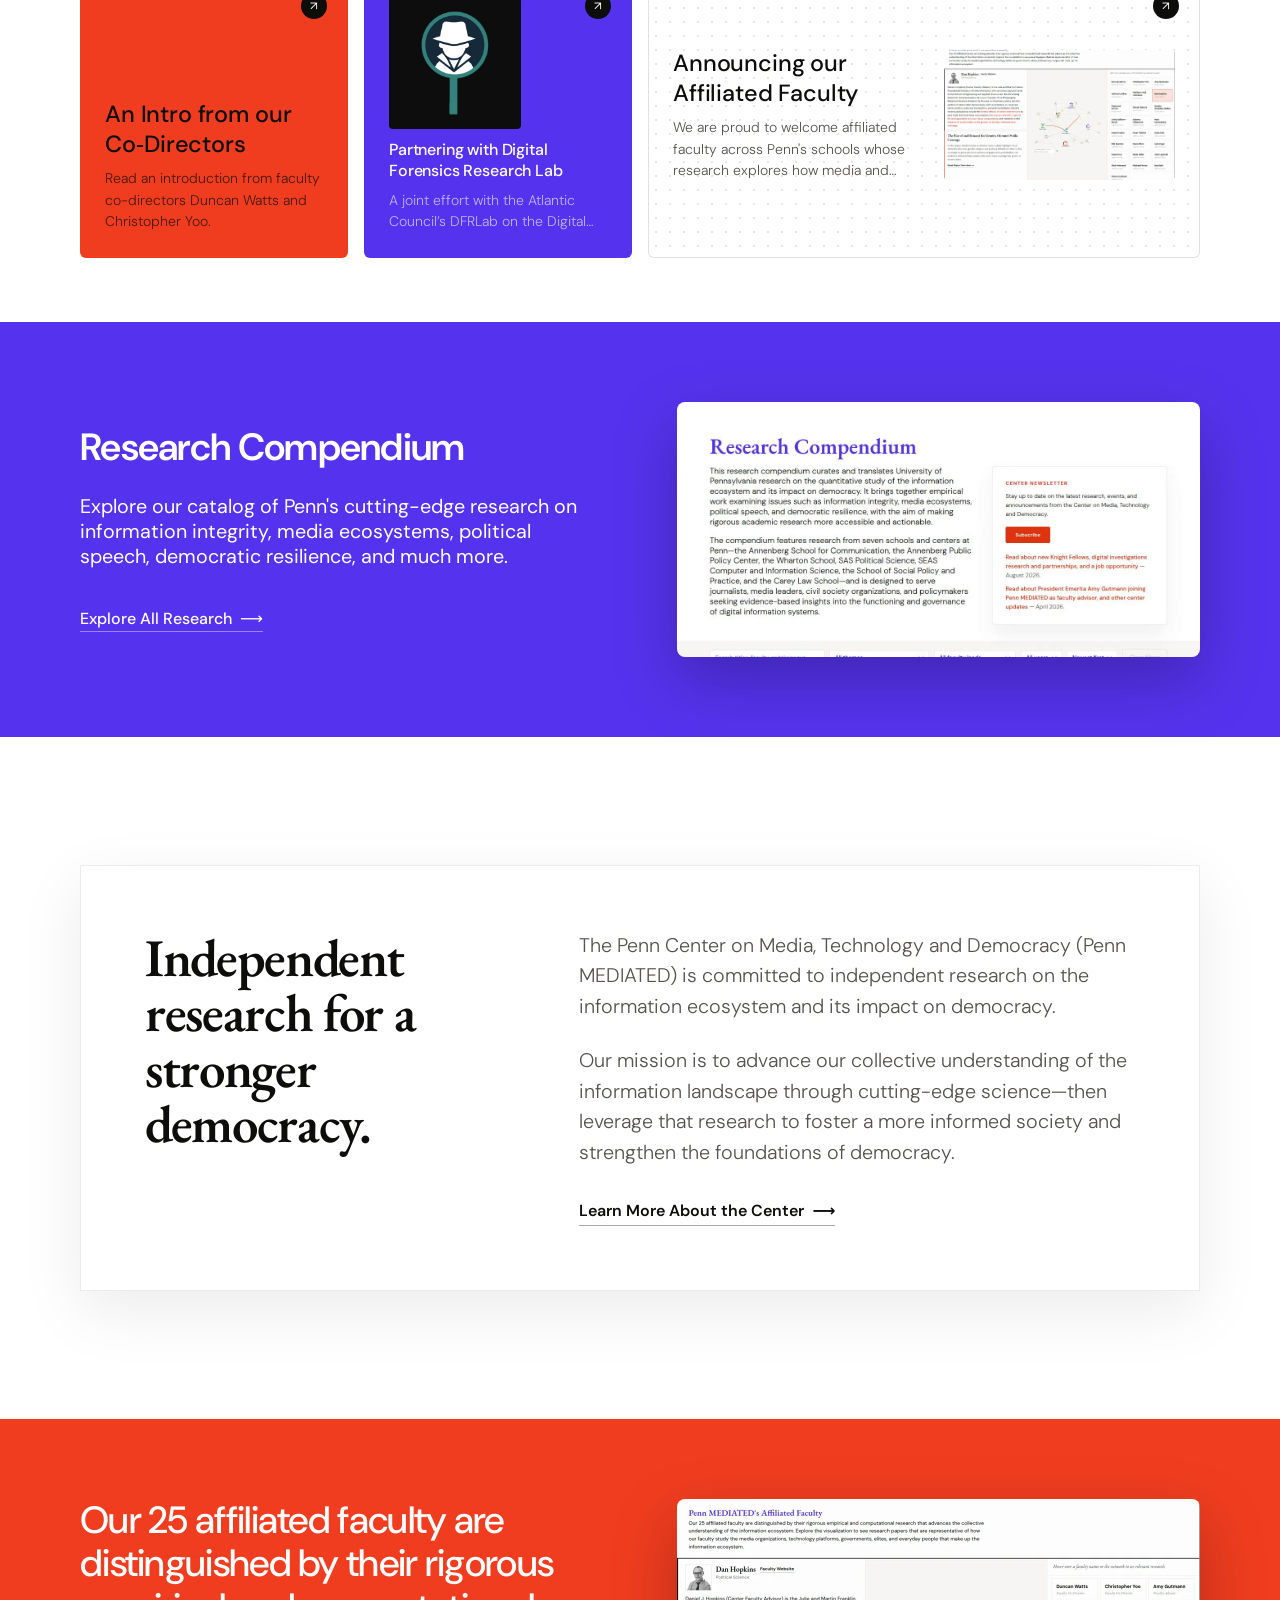
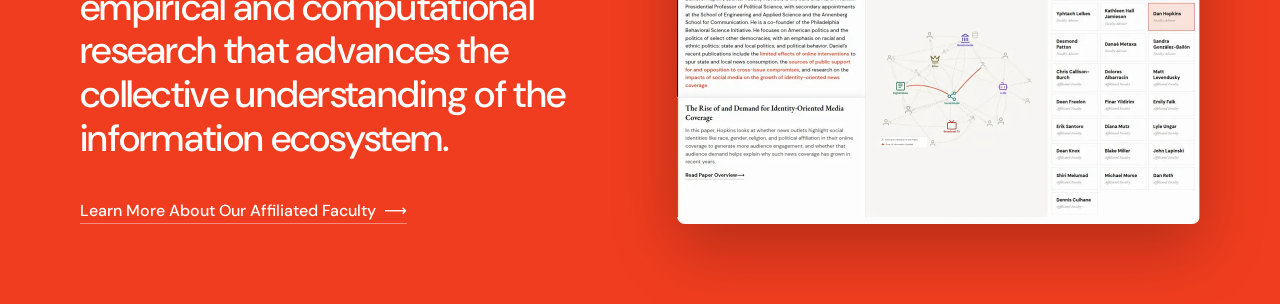
<file: preview/refs-heads-claude-vibrant-hamilton-bj0r4z/index.html>
<!DOCTYPE html>
<html lang="en">
<head>
  <meta charset="UTF-8">
  <meta name="viewport" content="width=device-width, initial-scale=1.0">
  <title>Penn MEDIATED — Center on Media, Technology and Democracy</title>
  <link rel="preconnect" href="https://fonts.googleapis.com">
  <link rel="preconnect" href="https://fonts.gstatic.com" crossorigin>
  <link href="https://fonts.googleapis.com/css2?family=DM+Sans:opsz,wght@9..40,300;9..40,400;9..40,500;9..40,600;9..40,700&family=EB+Garamond:ital,wght@0,400;0,500;0,600;0,700;1,400;1,600&display=swap" rel="stylesheet">
  <link rel="stylesheet" href="styles.css">
</head>
<body>
 
  <!-- ── Hero ───────────────────────────────────────────────────── -->
  <section class="hero">

    <!-- Sparkle field only, full-bleed behind the whole gradient. The rings
         and tower stay in .hero__visual's own column. -->
    <div class="hero__dots" aria-hidden="true">
      <iframe class="hero__dots-frame" src="assets/broadcast-tower.html?layer=dots" title="" tabindex="-1" scrolling="no"></iframe>
    </div>

    <div class="hero__inner">

      <div class="hero__content">
        <h1 class="hero__title">Center on Media, Technology, and Democracy</h1>
        <p class="hero__subtitle">At Penn MEDIATED, we work to better understand the information ecosystem through cutting-edge science, then leverage that research to strengthen the foundations of democracy.</p>
      </div>

      <!-- The ASCII broadcast tower sits in its own column rather than behind
           the copy, so the dots never run through the text. -->
      <div class="hero__visual" aria-hidden="true">
        <iframe
          class="hero__visual-frame"
          src="assets/broadcast-tower.html"
          title="Interactive ASCII broadcast tower graphic"
          scrolling="no"
        ></iframe>
      </div>

    </div>

      <span aria-hidden="true">&#8595;</span>
    </a>
  </section>
 
  <!-- ── What's New ─────────────────────────────────────────────── -->
  <section class="whats-new" aria-labelledby="whats-new-heading">
    <div class="whats-new__inner">
      <div class="whats-new__head">
        <span id="whats-new-heading" class="whats-new__label">What's New</span>
        <a href="https://mediated.upenn.edu/blog/" target="_top" class="whats-new__all">Read All Updates</a>
      </div>
 
      <div class="whats-new__grid">

        <a href="https://carnegieendowment.org/research/2026/08/llms-artificial-intelligence-longitudinal-monitoring-norms-politics-research" target="_blank" rel="noopener noreferrer" class="news-card news-card--feature news-card--white">
          <span class="news-card__arrow" aria-hidden="true">&#8599;</span>
          <div class="news-card__media"><img src="assets/whats-new/carnegie-endowment.webp" width="800" height="800" alt="Carnegie Endowment for International Peace logo"></div>
          <div class="news-card__body news-card__body--bottom">
            <h3 class="news-card__title">New Report on Monitoring LLMs</h3>
            <p class="news-card__desc">In a new Carnegie Endowment paper, Alex Engler and Danaé Metaxa argue for longitudinal monitoring to understand how LLMs impact politics.</p>
          </div>
        </a>

        <a href="https://mediated.upenn.edu/blog/#knight-fellows" target="_top" class="news-card news-card--square news-card--purple">
          <span class="news-card__arrow" aria-hidden="true">&#8599;</span>
          <div class="news-card__body news-card__body--bottom">
            <h3 class="news-card__title">Welcoming New Knight Fellows</h3>
            <p class="news-card__desc">Three new Knight Fellows join Penn MEDIATED, expanding our community of researchers studying the information ecosystem.</p>
          </div>
        </a>

        <a href="https://mediated.upenn.edu/blog/#gni-membership" target="_top" class="news-card news-card--square news-card--orange">
          <span class="news-card__arrow" aria-hidden="true">&#8599;</span>
          <div class="news-card__media"><img src="assets/whats-new/gni-membership.webp" width="800" height="800" alt="Global Network Initiative logo"></div>
          <div class="news-card__body news-card__body--bottom">
            <h3 class="news-card__title">MEDIATED Membership with GNI</h3>
            <p class="news-card__desc">Penn MEDIATED is delighted to announce our membership with the Global Network Initiative — a diverse community of institutions and experts working to advance a free and democratic technological future.</p>
          </div>
        </a>

        <a href="https://mediated.upenn.edu/research-compendium/" target="_top" class="news-card news-card--wide news-card--brush">
          <span class="news-card__arrow" aria-hidden="true">&#8599;</span>
          <div class="news-card__media"><video src="assets/whats-new/research-compendium.mp4" poster="assets/whats-new/research-compendium-poster.webp" width="1278" height="622" autoplay muted loop playsinline preload="metadata" aria-label="Animated screenshot of the Research Compendium dashboard"></div>
          <div class="news-card__body news-card__body--bottom">
            <h3 class="news-card__title">Launching the Research Compendium</h3>
            <p class="news-card__desc">Our redesigned research compendium is a one-stop shop for Penn research on the quantitative study of the information ecosystem.</p>
          </div>
        </a>

        <a href="https://t.e2ma.net/webview/1odgwu/d30c49ebf9bccf8f52c4d5cb2f85b22b" target="_blank" rel="noopener noreferrer" class="news-card news-card--square news-card--orange">
          <span class="news-card__arrow" aria-hidden="true">&#8599;</span>
          <div class="news-card__body news-card__body--bottom">
            <h3 class="news-card__title">An Intro from our Co‑Directors</h3>
            <p class="news-card__desc">Read an introduction from faculty co-directors Duncan Watts and Christopher Yoo.</p>
          </div>
        </a>

        <a href="https://mediated.upenn.edu/blog/#dfrlab-partnership" target="_top" class="news-card news-card--square news-card--purple">
          <span class="news-card__arrow" aria-hidden="true">&#8599;</span>
          <div class="news-card__media"><img src="assets/whats-new/dfrlab-digital-sherlocks.webp" width="800" height="800" alt="The Digital Sherlocks magnifying-glass emblem"></div>
          <div class="news-card__body news-card__body--bottom">
            <h3 class="news-card__title">Partnering with Digital Forensics Research Lab</h3>
            <p class="news-card__desc">A joint effort with the Atlantic Council&#8217;s DFRLab on the Digital Sherlocks programme.</p>
          </div>
        </a>

        <a href="https://mediated.upenn.edu/faculty/" target="_top" class="news-card news-card--wide news-card--reverse news-card--white">
          <span class="news-card__arrow" aria-hidden="true">&#8599;</span>
          <div class="news-card__media"><video src="assets/whats-new/affiliated-faculty.mp4" poster="assets/whats-new/affiliated-faculty-poster.webp" width="1046" height="650" autoplay muted loop playsinline preload="metadata" aria-label="Animated screenshot of the Affiliated Faculty network, cycling through faculty profiles and their research papers"></div>
          <div class="news-card__body news-card__body--bottom">
            <h3 class="news-card__title">Announcing our Affiliated Faculty</h3>
            <p class="news-card__desc">We are proud to welcome affiliated faculty across Penn's schools whose research explores how media and technology shape political attitudes and the information ecosystem.</p>
          </div>
        </a>

      </div>
    </div>
  </section>
 
  <!-- ── Research CTA ───────────────────────────────────────────── -->
  <section class="research-cta" aria-labelledby="research-cta-heading">
    <div class="research-cta__inner">
      <div class="research-cta__copy">
        <h2 id="research-cta-heading" class="research-cta__title">Research Compendium</h2>
        <p class="research-cta__lead">Explore our catalog of Penn's cutting-edge research on information integrity, media ecosystems, political speech, democratic resilience, and much more.</p>
        <a href="https://mediated.upenn.edu/research-compendium/" target="_top" class="research-cta__link">Explore All Research <span aria-hidden="true">⟶</span></a>
      </div>
      <!-- Same destination as "Explore All Research". Out of the tab order and
           hidden from screen readers: the text link above is the accessible
           one, so keyboard and screen-reader users don't meet it twice. -->
      <a href="https://mediated.upenn.edu/research-compendium/" target="_top" class="research-cta__media" tabindex="-1" aria-hidden="true"><video src="assets/whats-new/research-compendium.mp4" poster="assets/whats-new/research-compendium-poster.webp" width="1278" height="622" autoplay muted loop playsinline preload="metadata" aria-label="Animated screenshot of the Penn MEDIATED Research Compendium being used" class="research-cta__image"></video></a>
    </div>
  </section>
 
  <!-- ── About the Center ───────────────────────────────────────── -->
  <section class="about-center" aria-labelledby="about-center-heading">
    <div class="about-center__inner">
      <div class="about-center__card">
        <div class="about-center__heading">
          <h2 id="about-center-heading" class="about-center__title">Independent research for a stronger democracy.</h2>
        </div>
        <div class="about-center__copy">
          <p>The Penn Center on Media, Technology and Democracy (Penn MEDIATED) is committed to independent research on the information ecosystem and its impact on democracy.</p>
          <p>Our mission is to advance our collective understanding of the information landscape through cutting-edge science—then leverage that research to foster a more informed society and strengthen the foundations of democracy.</p>
          <a href="https://mediated.upenn.edu/about/" target="_top" class="about-center__link">Learn More About the Center <span aria-hidden="true">⟶</span></a>
        </div>
      </div>
    </div>
  </section>
 
  <!-- ── Faculty CTA ────────────────────────────────────────────── -->
  <section class="faculty-cta">
    <div class="faculty-cta__inner">
      <div class="faculty-cta__copy">
        <p class="faculty-cta__lead">Our 25 affiliated faculty are distinguished by their rigorous empirical and computational research that advances the collective understanding of the information ecosystem.</p>
        <a href="https://mediated.upenn.edu/faculty/" target="_top" class="faculty-cta__link">Learn More About Our Affiliated Faculty <span aria-hidden="true">⟶</span></a>
      </div>
      <!-- Same destination as the link above; see the research CTA note. -->
      <a href="https://mediated.upenn.edu/faculty/" target="_top" class="faculty-cta__media" tabindex="-1" aria-hidden="true"><video src="assets/whats-new/affiliated-faculty.mp4" poster="assets/whats-new/affiliated-faculty-poster.webp" width="1046" height="650" autoplay muted loop playsinline preload="metadata" aria-label="Animated screenshot of the Affiliated Faculty network, cycling through faculty profiles and their research papers" class="faculty-cta__image"></video></a>
    </div>
  </section>



  <!-- The two animated cards are muted, looping <video> rather than GIF.
       CSS can't stop autoplay, so honour prefers-reduced-motion here:
       pause each one and rewind to its poster frame. -->
  <script>
    if (window.matchMedia('(prefers-reduced-motion: reduce)').matches) {
      document.querySelectorAll('video[autoplay]').forEach(function (v) {
        v.autoplay = false; v.pause(); v.currentTime = 0; v.removeAttribute('loop');
      });
    }
  </script>


  <!-- Auto-resize when embedded: posts this page's height to the parent so an
       <iframe> can size itself to the content instead of guessing a fixed
       height. No-op when the page is opened directly. Every Penn MEDIATED repo
       sends the same { frameHeight } message — see the README. -->
  <script>
    (function () {
      if (window.self === window.top) return;
      var lastSentHeight = 0;
      function sendHeight() {
        /* MEASURE THE BODY, NEVER documentElement. <html> stretches to fill the
           frame, so documentElement.scrollHeight can never report LESS than the
           frame's current height — feeding it back pins the iframe at whatever
           it already is and it can never shrink. Anything that inflates it once
           during load (webfonts settling, the reveal transforms) is then
           permanent, which is what left a tall band of white above the footer.
           body.scrollHeight is content-driven and can go down as well as up.
           Verified 2026-09: at 1512px wide home's real content is 3879px while
           documentElement.scrollHeight reported 4766px, the frame's own height. */
        var h = Math.ceil(Math.max(document.body.scrollHeight, document.body.offsetHeight));
        if (Math.abs(h - lastSentHeight) < 2) return;
        lastSentHeight = h;
        window.parent.postMessage({ frameHeight: h }, '*');
      }
      window.addEventListener('load', sendHeight);
      window.addEventListener('resize', sendHeight);
      if (document.fonts && document.fonts.ready) { document.fonts.ready.then(sendHeight); }
      if (window.ResizeObserver) { new ResizeObserver(sendHeight).observe(document.body); }
      /* Late-settling layout: webfonts swapping in, images decoding, a lazy
         iframe resolving. ResizeObserver catches most of it, but a change that
         lands between the last observed tick and paint can leave the frame a
         few px short of the content. Two cheap re-measures after load close
         that window; sendHeight's hysteresis makes a no-op re-post free. */
      setTimeout(sendHeight, 300);
      setTimeout(sendHeight, 1200);
    })();
  </script>

</body>
</html>
</file>
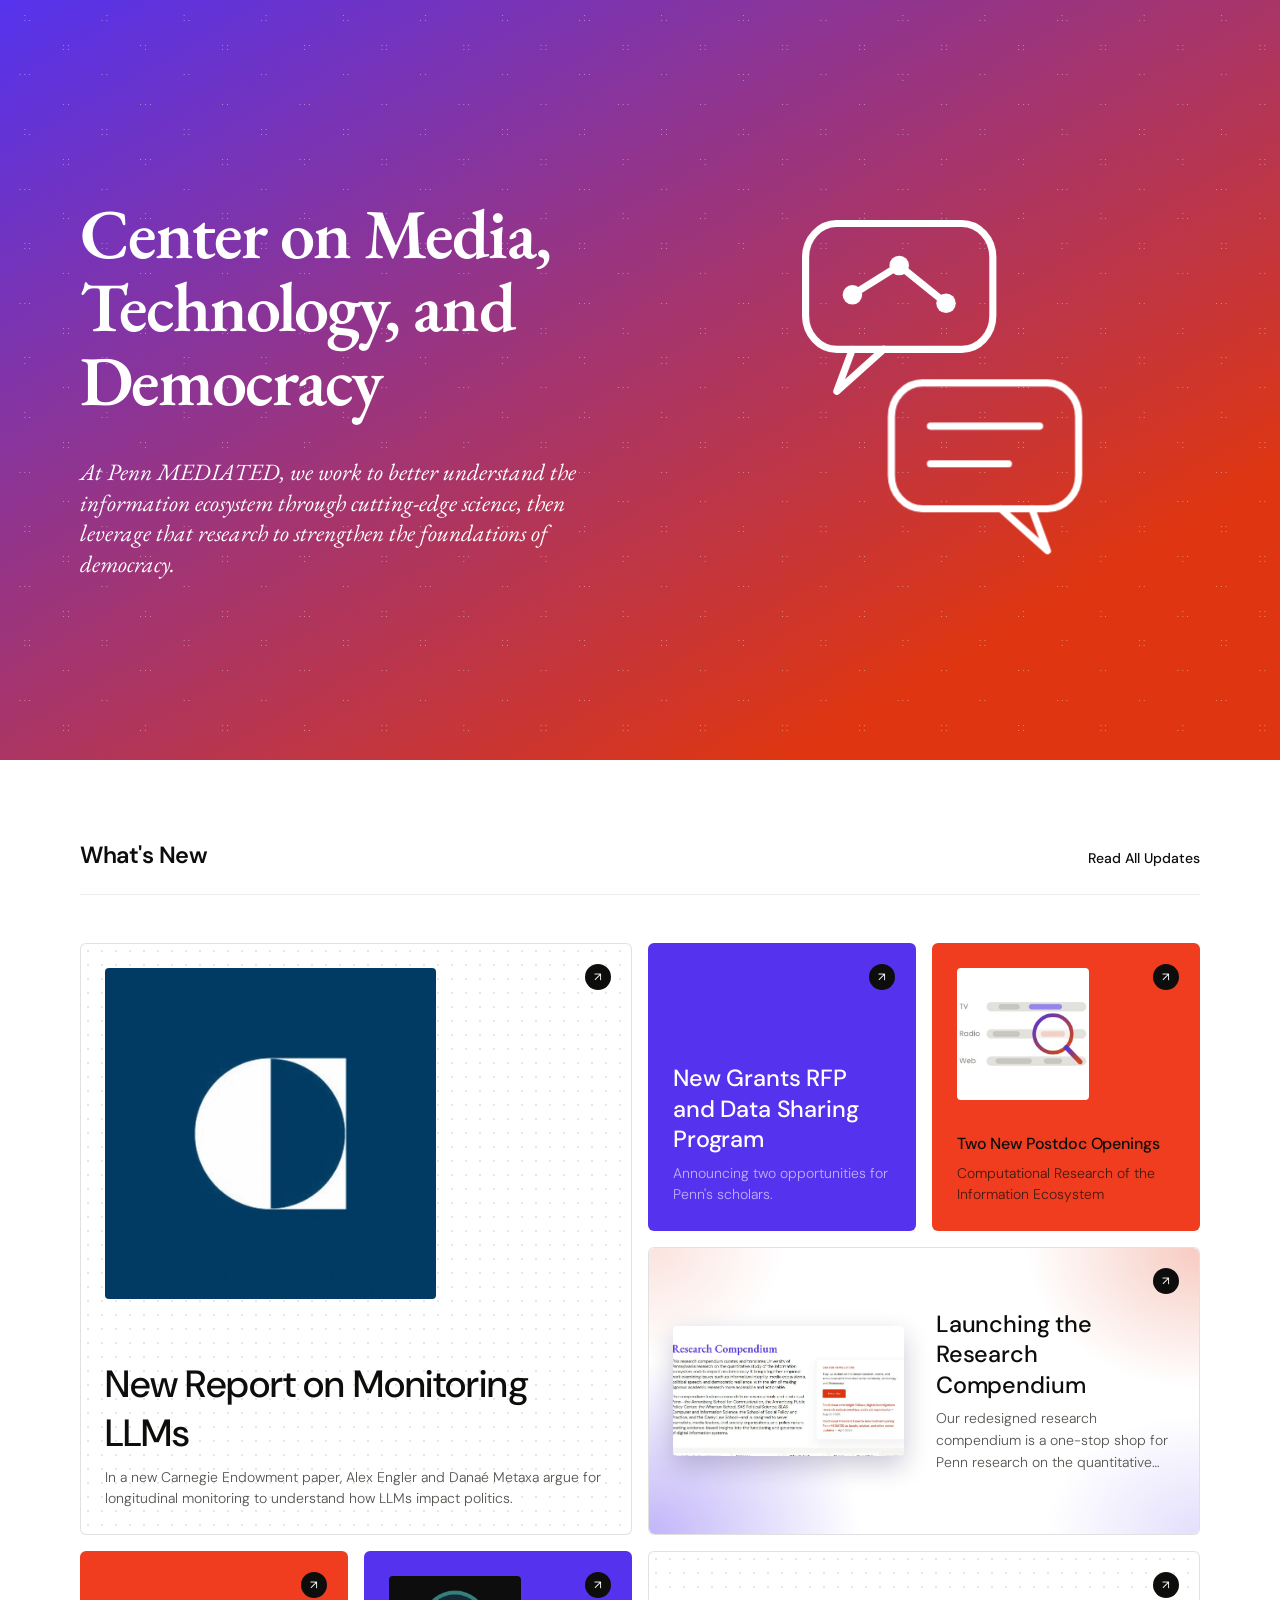
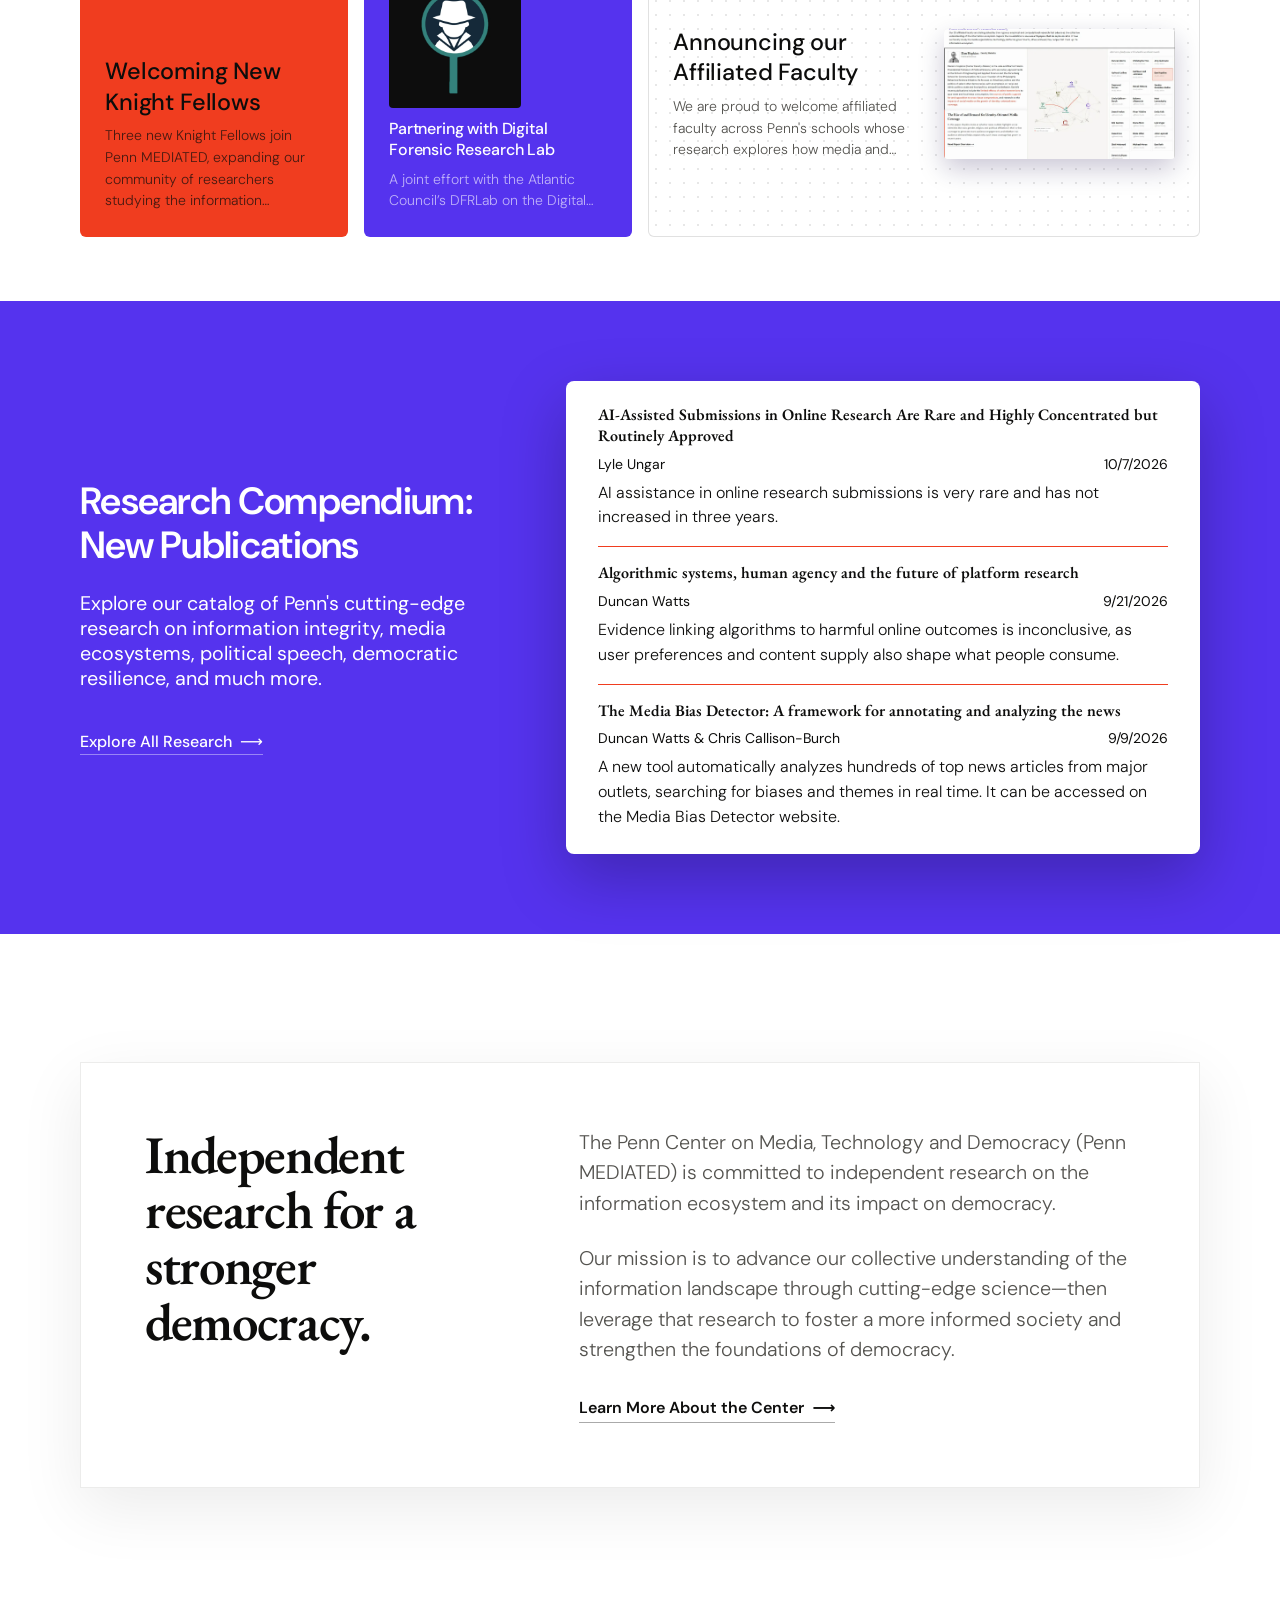
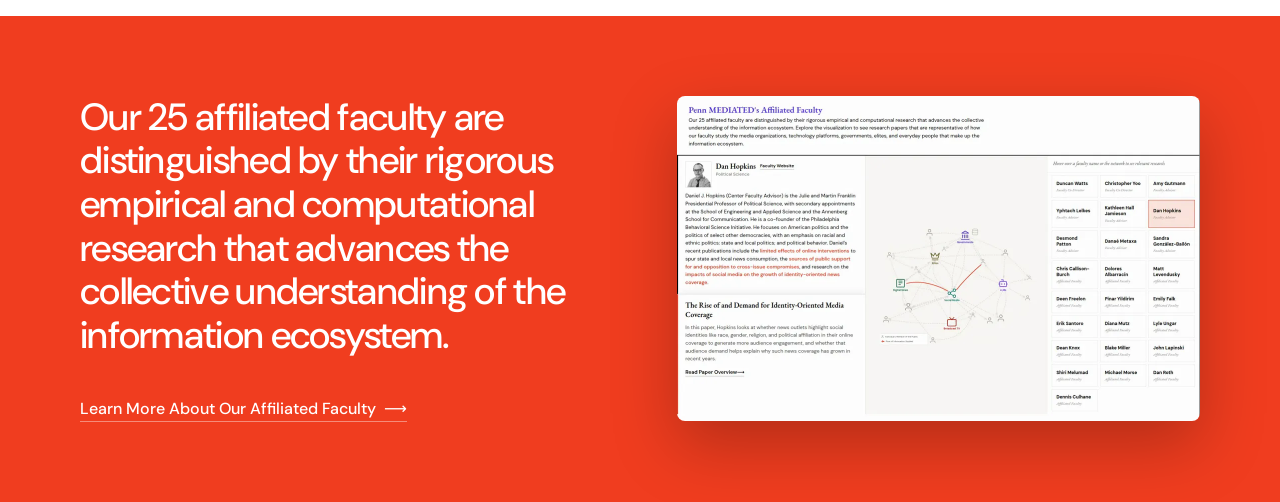
<file: preview/refs-heads-main/index.html>
<!DOCTYPE html>
<html lang="en">
<head>
  <meta charset="UTF-8">
  <meta name="viewport" content="width=device-width, initial-scale=1.0">
  <title>Penn MEDIATED — Center on Media, Technology and Democracy</title>
  <link rel="preconnect" href="https://fonts.googleapis.com">
  <link rel="preconnect" href="https://fonts.gstatic.com" crossorigin>
  <link href="https://fonts.googleapis.com/css2?family=DM+Sans:opsz,wght@9..40,300;9..40,400;9..40,500;9..40,600;9..40,700&family=EB+Garamond:ital,wght@0,400;0,500;0,600;0,700;1,400;1,600&display=swap" rel="stylesheet">
  <link rel="stylesheet" href="styles.css">
  <script type="module" src="assets/conversation-scroll.js"></script>
</head>
<body>
 
  <!-- ── Hero ───────────────────────────────────────────────────── -->
  <section class="hero">

    <!-- Sparkle field only, full-bleed behind the whole gradient. The rings
         and tower stay in .hero__visual's own column. -->
    <div class="hero__dots" aria-hidden="true">
      <iframe class="hero__dots-frame" src="assets/broadcast-tower.html?layer=dots" title="" tabindex="-1" scrolling="no"></iframe>
    </div>

    <div class="hero__inner">

      <div class="hero__content">
        <h1 class="hero__title">Center on Media, Technology, and Democracy</h1>
        <p class="hero__subtitle">At Penn MEDIATED, we work to better understand the information ecosystem through cutting-edge science, then leverage that research to strengthen the foundations of democracy.</p>
      </div>

      <!-- The conversation icon sits in its own column rather than behind
           the copy, so the dots never run through the text. Inline SVG web
           component (assets/conversation-scroll.js), not an iframe or an
           animated image: ~25KB against 2MB for the WebP export. `autoplay`
           because this page never scrolls inside its own iframe. -->
      <div class="hero__visual" aria-hidden="true">
        <mediated-conversation autoplay color="#fff" size="clamp(180px, 22vw, 300px)"></mediated-conversation>
      </div>

    </div>

  </section>
 
  <!-- ── What's New ─────────────────────────────────────────────── -->
  <section class="whats-new" aria-labelledby="whats-new-heading">
    <div class="whats-new__inner">
      <div class="whats-new__head">
        <span id="whats-new-heading" class="whats-new__label">What's New</span>
        <a href="https://mediated.upenn.edu/blog/" target="_top" class="whats-new__all">Read All Updates</a>
      </div>
 
      <div class="whats-new__grid">

        <a href="https://carnegieendowment.org/research/2026/08/llms-artificial-intelligence-longitudinal-monitoring-norms-politics-research" target="_blank" rel="noopener noreferrer" class="news-card news-card--feature news-card--white">
          <span class="news-card__arrow" aria-hidden="true">&#8599;</span>
          <div class="news-card__media"><img src="assets/whats-new/carnegie-endowment.webp" width="800" height="800" alt="Carnegie Endowment for International Peace logo"></div>
          <div class="news-card__body news-card__body--bottom">
            <h3 class="news-card__title">New Report on Monitoring LLMs</h3>
            <p class="news-card__desc">In a new Carnegie Endowment paper, Alex Engler and Danaé Metaxa argue for longitudinal monitoring to understand how LLMs impact politics.</p>
          </div>
        </a>

        <a href="https://mediated.upenn.edu/blog/#data-sharing-grants-2026" target="_top" class="news-card news-card--square news-card--purple">
          <span class="news-card__arrow" aria-hidden="true">&#8599;</span>
          <div class="news-card__body news-card__body--bottom">
            <h3 class="news-card__title">New Grants RFP and Data Sharing Program</h3>
            <p class="news-card__desc">Announcing two opportunities for Penn's scholars.</p>
          </div>
        </a>

        <a href="https://mediated.upenn.edu/job-openings/" target="_top" class="news-card news-card--square news-card--orange">
          <span class="news-card__arrow" aria-hidden="true">&#8599;</span>
          <div class="news-card__media"><img src="assets/whats-new/magnifying-glass.webp" width="800" height="800" alt="Illustration of a magnifying glass scanning bars labelled TV, Radio and Web"></div>
          <div class="news-card__body news-card__body--bottom">
            <h3 class="news-card__title">Two New Postdoc Openings</h3>
            <p class="news-card__desc">Computational Research of the Information Ecosystem</p>
          </div>
        </a>

        <a href="https://mediated.upenn.edu/research-compendium/" target="_top" class="news-card news-card--wide news-card--brush">
          <span class="news-card__arrow" aria-hidden="true">&#8599;</span>
          <div class="news-card__media"><video src="assets/whats-new/research-compendium.mp4" poster="assets/whats-new/research-compendium-poster.webp" width="1278" height="622" autoplay muted loop playsinline preload="metadata" aria-label="Animated screenshot of the Research Compendium dashboard"></video></div>
          <div class="news-card__body news-card__body--bottom">
            <h3 class="news-card__title">Launching the Research Compendium</h3>
            <p class="news-card__desc">Our redesigned research compendium is a one-stop shop for Penn research on the quantitative study of the information ecosystem.</p>
          </div>
        </a>

        <a href="https://mediated.upenn.edu/blog/#knight-fellows" target="_top" class="news-card news-card--square news-card--orange">
          <span class="news-card__arrow" aria-hidden="true">&#8599;</span>
          <div class="news-card__body news-card__body--bottom">
            <h3 class="news-card__title">Welcoming New Knight Fellows</h3>
            <p class="news-card__desc">Three new Knight Fellows join Penn MEDIATED, expanding our community of researchers studying the information ecosystem.</p>
          </div>
        </a>

        <a href="https://mediated.upenn.edu/blog/#dfrlab-partnership" target="_top" class="news-card news-card--square news-card--purple">
          <span class="news-card__arrow" aria-hidden="true">&#8599;</span>
          <div class="news-card__media"><img src="assets/whats-new/dfrlab-digital-sherlocks.webp" width="800" height="800" alt="The Digital Sherlocks magnifying-glass emblem"></div>
          <div class="news-card__body news-card__body--bottom">
            <h3 class="news-card__title">Partnering with Digital Forensic Research Lab</h3>
            <p class="news-card__desc">A joint effort with the Atlantic Council&#8217;s DFRLab on the Digital Sherlocks programme.</p>
          </div>
        </a>

        <a href="https://mediated.upenn.edu/faculty/" target="_top" class="news-card news-card--wide news-card--reverse news-card--white">
          <span class="news-card__arrow" aria-hidden="true">&#8599;</span>
          <div class="news-card__media"><video src="assets/whats-new/affiliated-faculty.mp4" poster="assets/whats-new/affiliated-faculty-poster.webp" width="1046" height="650" autoplay muted loop playsinline preload="metadata" aria-label="Animated screenshot of the Affiliated Faculty network, cycling through faculty profiles and their research papers"></div>
          <div class="news-card__body news-card__body--bottom">
            <h3 class="news-card__title">Announcing our Affiliated Faculty</h3>
            <p class="news-card__desc">We are proud to welcome affiliated faculty across Penn's schools whose research explores how media and technology shape political attitudes and the information ecosystem.</p>
          </div>
        </a>

      </div>
    </div>
  </section>
 
  <!-- ── Research CTA ───────────────────────────────────────────── -->
  <section class="research-cta" aria-labelledby="research-cta-heading">
    <div class="research-cta__inner">
      <div class="research-cta__copy">
        <h2 id="research-cta-heading" class="research-cta__title">Research Compendium: <span class="research-cta__title-line">New Publications</span></h2>
        <p class="research-cta__lead">Explore our catalog of Penn's cutting-edge research on information integrity, media ecosystems, political speech, democratic resilience, and much more.</p>
        <a href="https://mediated.upenn.edu/research-compendium/" target="_top" class="research-cta__link">Explore All Research <span aria-hidden="true">⟶</span></a>
      </div>
      <!-- New Publications: the three newest compendium entries. The markup
           below is the fallback; the script after this section replaces it
           with the current three from the compendium page. -->
      <div class="latest">
        <ol class="latest__list" id="latest-list" aria-label="New publications">
          <li class="latest__item">
            <a class="latest__entry" href="https://mediated.upenn.edu/research-compendium/#ai-assisted-submissions-in-online-research-are-rare-and-high" target="_top">
              <h4 class="latest__paper">AI-Assisted Submissions in Online Research Are Rare and Highly Concentrated but Routinely Approved</h4>
              <p class="latest__meta"><span>Lyle Ungar</span><span>10/7/2026</span></p>
              <p class="latest__takeaway">AI assistance in online research submissions is very rare and has not increased in three years.</p>
            </a>
          </li>
          <li class="latest__item">
            <a class="latest__entry" href="https://mediated.upenn.edu/research-compendium/#algorithmic-systems-human-agency-and-the-future-of-platform" target="_top">
              <h4 class="latest__paper">Algorithmic systems, human agency and the future of platform research</h4>
              <p class="latest__meta"><span>Duncan Watts</span><span>9/21/2026</span></p>
              <p class="latest__takeaway">Evidence linking algorithms to harmful online outcomes is inconclusive, as user preferences and content supply also shape what people consume.</p>
            </a>
          </li>
          <li class="latest__item">
            <a class="latest__entry" href="https://mediated.upenn.edu/research-compendium/#the-media-bias-detector-a-framework-for-annotating-and-analy" target="_top">
              <h4 class="latest__paper">The Media Bias Detector: A framework for annotating and analyzing the news</h4>
              <p class="latest__meta"><span>Duncan Watts &amp; Chris Callison-Burch</span><span>9/9/2026</span></p>
              <p class="latest__takeaway">A new tool automatically analyzes hundreds of top news articles from major outlets, searching for biases and themes in real time. It can be accessed on the Media Bias Detector website.</p>
            </a>
          </li>
        </ol>
      </div>
    </div>
  </section>
 
  <script>
  /* New Publications: refresh the three newest entries from the compendium
     itself. Each links to its entry on the compendium page via #<entry id>,
     which that page opens and scrolls to (its "Copy entry link" format). Reads the ENTRIES array out of the compendium page's source, so
     if that page is restructured this stops updating and the fallback markup
     above stays — check it after any compendium refactor. */
  (function () {
    var list = document.getElementById('latest-list');
    fetch('https://pennmediated.github.io/research-compendium/').then(function (r) { return r.text(); }).then(function (t) {
      var s = t.indexOf('const ENTRIES = ');
      if (s < 0) return;
      s += 16;
      var e = t.indexOf('\n];', s) + 2;
      // Newest first by date, not list order: the compendium sorts by date when
      // it displays, so a new entry may be added anywhere in its list. The
      // sort is stable, so same-date entries keep their list order, which
      // matches the compendium's own order.
      var t2d = function (d) { var p = String(d || '').split('/'); return new Date(+p[2] || 0, (+p[0] || 1) - 1, +p[1] || 1).getTime(); };
      var data = JSON.parse(t.slice(s, e))
        .sort(function (a, b) { return t2d(b.date) - t2d(a.date); })
        .slice(0, 3);
      if (!data.length) return;
      var esc = function (v) { var d = document.createElement('div'); d.textContent = v; return d.innerHTML; };
      list.innerHTML = data.map(function (x) {
        return '<li class="latest__item"><a class="latest__entry" href="https://mediated.upenn.edu/research-compendium/#' + encodeURIComponent(x.id) + '" target="_top">' +
          '<h4 class="latest__paper">' + esc(x.title) + '</h4>' +
          '<p class="latest__meta"><span>' + esc(x.faculty) + '</span><span>' + esc(x.date) + '</span></p>' +
          '<p class="latest__takeaway">' + esc(x.takeaway) + '</p></a></li>';
      }).join('');
    }).catch(function () {});
  })();
  </script>

  <!-- ── About the Center ───────────────────────────────────────── -->
  <section class="about-center" aria-labelledby="about-center-heading">
    <div class="about-center__inner">
      <div class="about-center__card">
        <div class="about-center__heading">
          <h2 id="about-center-heading" class="about-center__title">Independent research for a stronger democracy.</h2>
        </div>
        <div class="about-center__copy">
          <p>The Penn Center on Media, Technology and Democracy (Penn MEDIATED) is committed to independent research on the information ecosystem and its impact on democracy.</p>
          <p>Our mission is to advance our collective understanding of the information landscape through cutting-edge science—then leverage that research to foster a more informed society and strengthen the foundations of democracy.</p>
          <a href="https://mediated.upenn.edu/about/" target="_top" class="about-center__link">Learn More About the Center <span aria-hidden="true">⟶</span></a>
        </div>
      </div>
    </div>
  </section>
 
  <!-- ── Faculty CTA ────────────────────────────────────────────── -->
  <section class="faculty-cta">
    <div class="faculty-cta__inner">
      <div class="faculty-cta__copy">
        <p class="faculty-cta__lead">Our 25 affiliated faculty are distinguished by their rigorous empirical and computational research that advances the collective understanding of the information ecosystem.</p>
        <a href="https://mediated.upenn.edu/faculty/" target="_top" class="faculty-cta__link">Learn More About Our Affiliated Faculty <span aria-hidden="true">⟶</span></a>
      </div>
      <!-- Same destination as the link above. Out of the tab order and hidden
           from screen readers: the text link is the accessible one, so
           keyboard and screen-reader users don't meet it twice. -->
      <a href="https://mediated.upenn.edu/faculty/" target="_top" class="faculty-cta__media" tabindex="-1" aria-hidden="true"><video src="assets/whats-new/affiliated-faculty.mp4" poster="assets/whats-new/affiliated-faculty-poster.webp" width="1046" height="650" autoplay muted loop playsinline preload="metadata" aria-label="Animated screenshot of the Affiliated Faculty network, cycling through faculty profiles and their research papers" class="faculty-cta__image"></video></a>
    </div>
  </section>



  <!-- The two animated cards are muted, looping <video> rather than GIF.
       CSS can't stop autoplay, so honour prefers-reduced-motion here:
       pause each one and rewind to its poster frame. -->
  <script>
    if (window.matchMedia('(prefers-reduced-motion: reduce)').matches) {
      document.querySelectorAll('video[autoplay]').forEach(function (v) {
        v.autoplay = false; v.pause(); v.currentTime = 0; v.removeAttribute('loop');
      });
    }
  </script>


  <!-- Auto-resize when embedded: posts this page's height to the parent so an
       <iframe> can size itself to the content instead of guessing a fixed
       height. No-op when the page is opened directly. Every Penn MEDIATED repo
       sends the same { frameHeight } message — see the README. -->
  <script>
    (function () {
      if (window.self === window.top) return;
      var lastSentHeight = 0;
      function sendHeight() {
        /* MEASURE THE BODY, NEVER documentElement. <html> stretches to fill the
           frame, so documentElement.scrollHeight can never report LESS than the
           frame's current height — feeding it back pins the iframe at whatever
           it already is and it can never shrink. Anything that inflates it once
           during load (webfonts settling, the reveal transforms) is then
           permanent, which is what left a tall band of white above the footer.
           body.scrollHeight is content-driven and can go down as well as up.
           Verified 2026-09: at 1512px wide home's real content is 3879px while
           documentElement.scrollHeight reported 4766px, the frame's own height. */
        var h = Math.ceil(Math.max(document.body.scrollHeight, document.body.offsetHeight));
        if (Math.abs(h - lastSentHeight) < 2) return;
        lastSentHeight = h;
        window.parent.postMessage({ frameHeight: h }, '*');
      }
      window.addEventListener('load', sendHeight);
      window.addEventListener('resize', sendHeight);
      if (document.fonts && document.fonts.ready) { document.fonts.ready.then(sendHeight); }
      if (window.ResizeObserver) { new ResizeObserver(sendHeight).observe(document.body); }
      /* Late-settling layout: webfonts swapping in, images decoding, a lazy
         iframe resolving. ResizeObserver catches most of it, but a change that
         lands between the last observed tick and paint can leave the frame a
         few px short of the content. Two cheap re-measures after load close
         that window; sendHeight's hysteresis makes a no-op re-post free. */
      setTimeout(sendHeight, 300);
      setTimeout(sendHeight, 1200);
    })();
  </script>

</body>
</html>
</file>
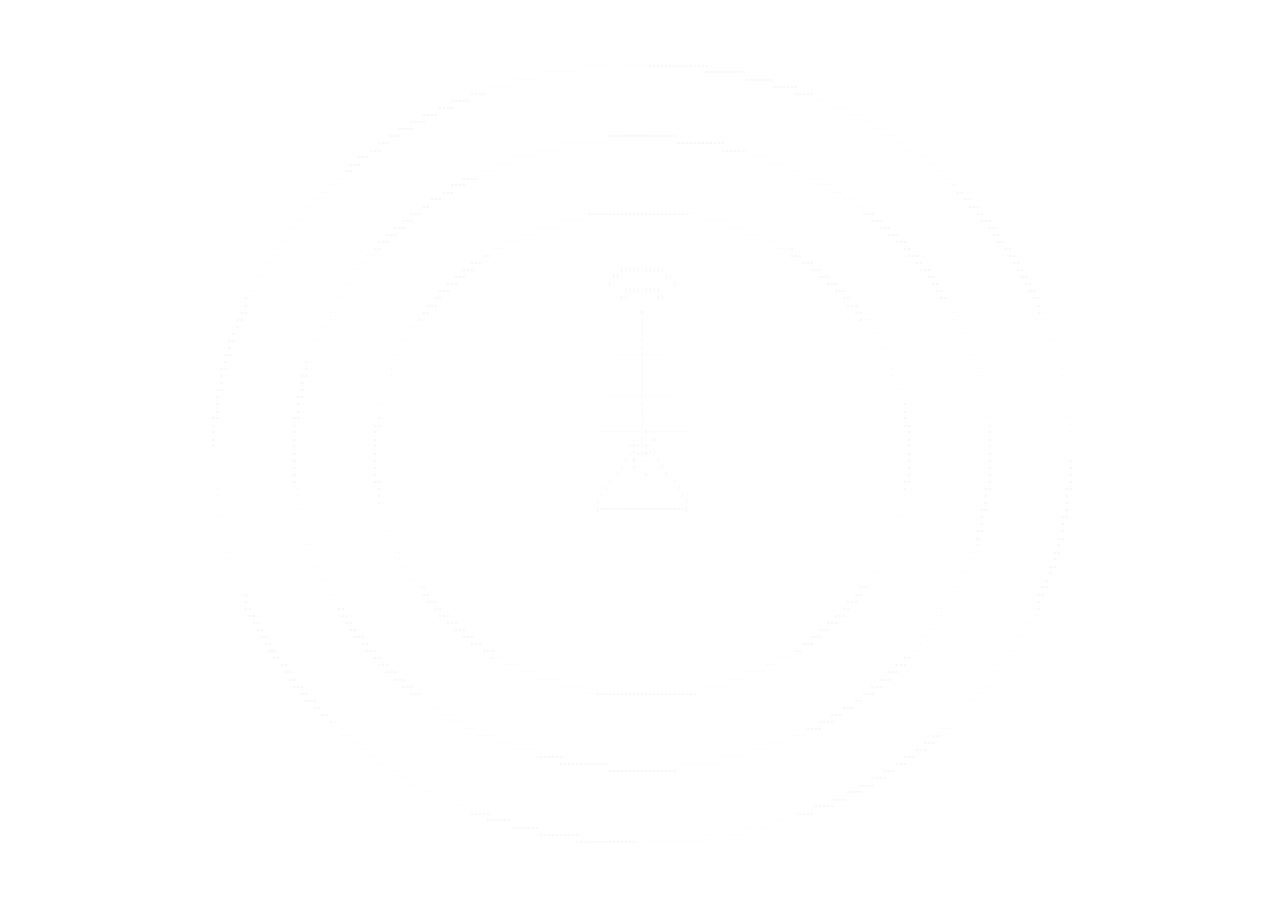
<file: assets/broadcast-tower.html>
<!DOCTYPE html>
<html lang="en">
<head>
<meta charset="UTF-8">
<meta name="viewport" content="width=device-width, initial-scale=1.0">
<title>v1 — Tower</title>
<style>
*{box-sizing:border-box;margin:0;padding:0}
html,body{width:100%;height:100%;background:transparent}
#stage{width:100%;height:100%;overflow:hidden;display:flex;align-items:center;justify-content:center;cursor:crosshair;user-select:none;position:relative;
  /* Vignette on the stage, not the <pre>: on narrow screens the art is
     scaled past the stage and cropped (see fit()), and the fade has to sit
     on the visible edge. */
  -webkit-mask-image:radial-gradient(ellipse 92% 92% at 50% 50%, #000 45%, transparent 94%);
  mask-image:radial-gradient(ellipse 92% 92% at 50% 50%, #000 45%, transparent 94%);
}
pre{font-family:'Courier New',Courier,monospace;font-size:8px;line-height:1.32;letter-spacing:0.08em;color:#F0EEE8;white-space:pre;position:relative;z-index:2;
  transform-origin:center center;
  flex-shrink:0;
}
</style>
</head>
<body>
<div id="stage"><pre id="out"></pre></div>
<script>
(function(){
const el=document.getElementById('out');
const stage=document.getElementById('stage');
const W=260,H=150;

// ?layer=dots renders ONLY the ambient twinkle field — no rings, no tower,
// no waves, no cursor trail. The hero loads two copies of this file: one in
// dots mode running full-bleed behind everything, and the normal one in its
// own column, so the sparkle spreads across the whole gradient while the
// circles and tower stay put.
const DOTS = new URLSearchParams(location.search).get('layer') === 'dots';
const CX=Math.floor(W/2),CY=Math.floor(H/2);
let mx=0.5,my=0.5,amx=0.5,amy=0.5,fmx=0.5,fmy=0.5,prevT=0,vx=0,vy=0,svx=0,svy=0,lastT=0;
let held=false,holdStart=0,charge=0,dCharge=0;
const pulses=[];

// Ambient broadcast waves — slow rings that emanate outward from the
// tower on their own, independent of interaction, so it reads as
// actively "broadcasting" rather than only reacting to the cursor.
const waves=[];
let nextWave=2200;
const WAVE_LIFE=5.2,WAVE_MAX_R=72;

// Pointer positions are measured against the scaled <pre> (the grid itself),
// not the stage: on narrow screens the grid overflows the stage, so stage
// fractions would put the cursor effects in the wrong place.
function coords(e){const r=el.getBoundingClientRect();return[Math.max(0,Math.min(1,(e.clientX-r.left)/r.width)),Math.max(0,Math.min(1,(e.clientY-r.top)/r.height))];}
function tcoords(e){const r=el.getBoundingClientRect(),t=e.touches[0];return[Math.max(0,Math.min(1,(t.clientX-r.left)/r.width)),Math.max(0,Math.min(1,(t.clientY-r.top)/r.height))];}

stage.addEventListener('mousemove',e=>{const[nx,ny]=coords(e);vx=(nx-mx)*110;vy=(ny-my)*110;mx=nx;my=ny;lastT=performance.now();},{passive:true});
stage.addEventListener('mousedown',e=>{
  held=true;holdStart=performance.now();
  const[ox,oy]=coords(e);
  pulses.push({ox,oy,born:performance.now(),power:0.28});
  if(pulses.length>8)pulses.shift();
});
stage.addEventListener('mouseup',e=>{
  if(held){const[ox,oy]=coords(e);pulses.push({ox,oy,born:performance.now(),power:Math.min(1,charge)});if(pulses.length>8)pulses.shift();}
  held=false;charge=0;
});
// Passive and no preventDefault: a touch here must never stop the page from
// scrolling (touchscreen laptops still reach this; phones don't — see
// .hero__visual-frame in styles.css).
stage.addEventListener('touchmove',e=>{const[nx,ny]=tcoords(e);vx=(nx-mx)*70;vy=(ny-my)*70;mx=nx;my=ny;lastT=performance.now();},{passive:true});
stage.addEventListener('touchstart',e=>{
  const[nx,ny]=tcoords(e);mx=nx;my=ny;held=true;holdStart=performance.now();
  pulses.push({ox:nx,oy:ny,born:performance.now(),power:0.28});
  if(pulses.length>8)pulses.shift();
});
stage.addEventListener('touchend',e=>{
  if(held){const r=el.getBoundingClientRect(),t=e.changedTouches[0];const ox=Math.max(0,Math.min(1,(t.clientX-r.left)/r.width)),oy=Math.max(0,Math.min(1,(t.clientY-r.top)/r.height));pulses.push({ox,oy,born:performance.now(),power:Math.min(1,charge)});}
  held=false;charge=0;
});

/* Pushed well outside the centered text block's radius so the revolving
   rings frame the headline instead of passing behind it. */
const RINGS=[
  {r:66, lo:['»','·','»','·'],  mid:['»','+','»','+'],  hi:['»','*','»','*'],  speed:0.000072},
  {r:86, lo:['»','-','»','-'],  mid:['»','=','»','='],  hi:['»','#','»','#'],  speed:0.000086},
  {r:106,lo:['»','·','»','·'],  mid:['»','o','»','o'],  hi:['»','X','»','X'],  speed:0.000100},
];

const D=(x,y,cx,cy)=>Math.sqrt((x-cx)**2+((y-cy)*1.85)**2);
const RC=(chars,angle,phase)=>{const n=chars.length;const s=Math.floor(((angle/(Math.PI*2))+phase)*n*4)%n;return chars[((s%n)+n)%n];};

let lastOut='';

// TOWER — generated, not hardcoded.
//
// It used to be a fixed list of ~40 [dx,dy,char] triples spanning 11 columns
// and 13 rows. On a 260x150 grid that is 4% of the width and 9% of the height,
// so once fit() scales the grid to the hero it renders about 20x40px — a speck
// in the middle of rings that fill the frame. The tower is the subject of the
// piece and it had all but vanished.
//
// Same silhouette, built from a scale factor instead: signal arcs, blinking
// tip, mast, three widening crossbars, splayed legs, base platform. TK is the
// only number to turn.
// Tower scale. The ceiling is the innermost ring, not taste: that ring has
// r=66 in x-units and is drawn squashed to 0.52 vertically, so it passes about
// 34 rows above centre. The tower's arcs reach 7*TK + 3.6*TK*0.55 = 8.98*TK
// rows up, so anything past TK=2.9 puts the arcs through the ring. 2.8 leaves
// ~10 rows of clearance and still renders the tower about 2.5x the size of the
// old hardcoded one. Raise the ring radii before raising this.
const TK = 2.8;
const R  = v => Math.round(v * TK);
const ROWK = 0.55;                   // rows are taller than columns are wide,
                                     // so vertical radii are squashed to match
                                     // the rings' own 0.52 factor

function drawTower(P, bcx, bcy, t){
  const tipY = -R(7), baseY = R(3), legTop = 0;
  const bw = R(4);                   // base half-width; the legs land on it

  // mast, tip to the point where the legs take over
  for (let y = tipY; y <= legTop; y++) P(bcx, bcy + y, '|');

  // crossbars, widening downward
  [[5, 2], [3, 3], [1, 4]].forEach(([oy, hw]) => {
    const y = bcy - R(oy), w = R(hw);
    for (let x = -w; x <= w; x++) if (x !== 0) P(bcx + x, y, '-');
  });

  // Legs splay from the mast to the base CORNERS. They have to land exactly on
  // the platform ends — at the old fixed size the two-row gap between the leg
  // feet and the base was a single character and invisible; scaled up it left
  // the tower standing on nothing.
  const legRows = baseY - legTop - 1;
  for (let i = 0; i <= legRows; i++) {
    const dx = R(1) + Math.round(i * (bw - R(1)) / Math.max(1, legRows));
    P(bcx - dx, bcy + legTop + i, '\\');
    P(bcx + dx, bcy + legTop + i, '/');
  }

  // base platform
  for (let x = -bw; x <= bw; x++) {
    P(bcx + x, bcy + baseY, x === -bw ? '[' : x === bw ? ']' : '=');
  }

  // signal arcs above the tip — real arcs rather than scaled-up straight runs,
  // which at this size read as bars
  const tipTop = bcy + tipY;
  [R(2.2), R(3.6)].forEach((rad, n) => {
    const steps = Math.max(10, Math.floor(rad * 3));
    for (let i = 0; i <= steps; i++) {
      const a = (-0.95 + (1.9 * i) / steps);            // radians either side of vertical
      const x = Math.sin(a) * rad;
      const y = -Math.cos(a) * rad * ROWK;
      if (Math.abs(x) < 0.6) continue;                  // leave the tip clear
      P(bcx + x, tipTop + y - n, x < 0 ? '(' : ')');
    }
  });

  // blinking tip, drawn last so nothing overwrites it
  P(bcx, tipTop, Math.sin(t * 0.004) > 0.5 ? '*' : 'o');
}

function render(t){
  const speed=Math.sqrt(svx*svx+svy*svy);
  const idle=Math.max(0,Math.min(1,(t-lastT-1800)/2500));
  const breath=0.5+0.5*Math.sin(t*0.0007);
  if(held) charge=Math.min(1,(t-holdStart)/1200);

  const cx=CX+(amx-0.5)*12,cy=CY+(amy-0.5)*7;
  const curX=fmx*(W-1),curY=fmy*(H-1);
  const PULSE_LIFE=2.6;
  const activeP=pulses.map(p=>{
    const age=(t-p.born)/1000;
    const life=Math.min(1,age/PULSE_LIFE);
    const maxR=38+p.power*55;
    return{
      px:p.ox*(W-1),py:p.oy*(H-1),
      age,life,
      rad:(1-Math.pow(1-life,3))*maxR,            // ease-out: fast start, settles gently
      fade:Math.min(1,age/0.15)*(1-Math.pow(life,1.8)), // quick attack, slow natural decay
      power:p.power
    };
  }).filter(p=>p.age<PULSE_LIFE);

  // charge ring around cursor when holding
  const chargeRing=dCharge>0.04;

  const G=[];for(let y=0;y<H;y++){G.push([]);for(let x=0;x<W;x++)G[y].push(' ');}
  const P=(x,y,c)=>{const xi=Math.round(x),yi=Math.round(y);if(xi>=0&&xi<W&&yi>=0&&yi<H)G[yi][xi]=c;};

  if(DOTS){
    // Same two-sine twinkle as the idle field further down, run across the
    // whole grid and always on (nothing hovers this layer to wake it).
    for(let y=0;y<H;y++)for(let x=0;x<W;x++){
      const w=Math.sin(x*0.38+t*0.00035)*Math.sin(y*0.55+t*0.00028);
      if(w>0.9)G[y][x]='.';
    }
    el.textContent=G.map(r=>r.join('')).join('\n');
    return;
  }

  const breathScale=1+idle*breath*0.14;
  for(const ring of RINGS){
    const phase=-t*ring.speed;
    const steps=Math.max(40,ring.r*18);
    const effR=ring.r*breathScale*(1+dCharge*0.15);
    for(let i=0;i<steps;i++){
      const angle=(i/steps)*Math.PI*2;
      const dot=Math.cos(angle-Math.atan2(svy,svx));
      const warp=1+dot*speed*0.0052;
      const stretch=1+speed*0.003;
      const rx=cx+Math.cos(angle)*effR*warp;
      const ry=cy+Math.sin(angle)*effR*warp*0.52*stretch;
      const dCur=D(rx,ry,curX,curY);
      const prox=Math.max(0,1-dCur/12)+dCharge*0.6;
      const intensity=prox>0.62?ring.hi:prox>0.28?ring.mid:ring.lo;
      P(rx,ry,RC(intensity,angle,phase));
    }
  }

  // pulse wavefronts — eased radius + a fade envelope (see activeP above)
  // instead of linear growth and a hard cutoff, so a burst reads as a
  // natural ripple settling outward rather than a twitch that vanishes
  // before it reaches anything.
  for(const p of activeP){
    if(p.fade<0.02)continue;
    const ramp=['·','.','+','*','#','X'];
    const outerIdx=Math.min(5,Math.floor((0.35+p.power*0.65)*5*p.fade));
    const outer=ramp[Math.max(0,outerIdx)];
    const inner=ramp[Math.max(0,Math.floor(outerIdx*p.fade*0.6))];
    const steps=Math.max(30,Math.floor(p.rad*12));
    for(let i=0;i<steps;i++){
      const a=(i/steps)*Math.PI*2;
      P(p.px+Math.cos(a)*p.rad,p.py+Math.sin(a)*p.rad*0.52,outer);
      if(p.rad>4)P(p.px+Math.cos(a)*(p.rad-3),p.py+Math.sin(a)*(p.rad-3)*0.52,inner);
    }
  }

  // ambient broadcast waves — slow, faint rings drifting outward from the
  // tower on their own; a gentle sine ease in/out keeps them soft rather
  // than popping in or snapping off at either end of their life
  for(const w of waves){
    const age=(t-w.born)/1000;
    if(age<0||age>WAVE_LIFE)continue;
    const life=age/WAVE_LIFE;
    const r=Math.sin(life*Math.PI*0.5)*WAVE_MAX_R;
    const fade=Math.sin(life*Math.PI);
    if(fade<0.03)continue;
    const ch=fade>0.6?'·':'.';
    const steps=Math.max(50,Math.floor(r*10));
    for(let i=0;i<steps;i++){
      const a=(i/steps)*Math.PI*2;
      if((i+Math.floor(r))%3===0)continue;
      P(cx+Math.cos(a)*r,cy+Math.sin(a)*r*0.52,ch);
    }
  }

  // charge ring — builds up around cursor as you hold
  if(chargeRing){
    const cr=2+dCharge*5;
    const ch=['·','o','+','*','#'][Math.min(4,Math.floor(dCharge*5))];
    const steps=Math.max(16,Math.floor(cr*14));
    for(let i=0;i<steps;i++){
      const a=(i/steps)*Math.PI*2;
      P(curX+Math.cos(a)*cr,curY+Math.sin(a)*cr*0.52,ch);
    }
  }

  // TOWER — drawn at shifted origin
  const bcx=Math.round(cx),bcy=Math.round(cy);
  drawTower(P,bcx,bcy,t);

  // sparks near tower
  const dTower=D(curX,curY,cx,cy);
  const pBoost=Math.max(0,1-dTower/12);
  const sPhase=-t*0.00012;
  const sc=Math.floor(3+(0.5+0.5*Math.sin(t*0.0011))*3+pBoost*6+dCharge*5);
  for(let s=0;s<sc;s++){
    const a=(s/sc)*Math.PI*2+sPhase*2;
    const r=4+Math.sin(sPhase*5+s)*2+dCharge*3;
    P(cx+Math.cos(a)*r,cy+Math.sin(a)*r*0.52,['*','+','·','x','o','#'][s%6]);
  }

  // cursor field
  for(let y=0;y<H;y++){
    for(let x=0;x<W;x++){
      if(G[y][x]!==' ')continue;
      const dC=D(x,y,curX,curY);
      if(dC<0.9){G[y][x]='X';continue;}
      if(dC<1.7){G[y][x]='+';continue;}
      if(dC<2.5){G[y][x]='o';continue;}
      if(dC<3.2){G[y][x]='.';continue;}
      if(speed>0.3&&dC<6+speed*4.5){
        const ta=Math.atan2(svy,svx),tp=Math.atan2((y-curY)*1.85,x-curX);
        if(Math.abs(((ta-tp+Math.PI*3)%(Math.PI*2))-Math.PI)<Math.PI*0.36){
          const fade=1-dC/(6+speed*4.5);
          G[y][x]=['.','-','=','»','#'][Math.min(4,Math.floor(fade*5))];continue;
        }
      }
      if(speed>1.8&&dC<4+speed*2){
        const ta=Math.atan2(svy,svx)+Math.PI,tp=Math.atan2((y-curY)*1.85,x-curX);
        if(Math.abs(((ta-tp+Math.PI*3)%(Math.PI*2))-Math.PI)<Math.PI*0.26){G[y][x]='.';continue;}
      }
      if(idle>0.25){
        const w=Math.sin(x*0.38+t*0.00035)*Math.sin(y*0.55+t*0.00028);
        if(w>0.87+0.11*(1-idle)){G[y][x]='.';continue;}
      }
    }
  }
  const out=G.map(r=>r.join('')).join('\n');
  if(out!==lastOut){lastOut=out;el.textContent=out;}
}

function loop(t){
  // Frame-rate independent easing: k60 is the per-frame factor at 60fps.
  const dt=Math.min(64,prevT?t-prevT:16.7);prevT=t;
  const ease=k60=>1-Math.pow(1-k60,dt/16.7);
  const dec=Math.pow(0.82,dt/16.7);
  vx*=dec;vy*=dec;
  svx+=(vx-svx)*ease(0.3);svy+=(vy-svy)*ease(0.3);
  if(Math.abs(svx)<0.02)svx=0;
  if(Math.abs(svy)<0.02)svy=0;
  fmx+=(mx-fmx)*ease(0.5);fmy+=(my-fmy)*ease(0.5);   // cursor marks: snappy
  amx+=(mx-amx)*ease(0.09);amy+=(my-amy)*ease(0.09); // tower drift: gentle
  dCharge+=(charge-dCharge)*ease(0.18);
  if(t>=nextWave){waves.push({born:t});nextWave=t+3800+Math.random()*2200;if(waves.length>3)waves.shift();}
  // Perf: the dots layer is a slow twinkle, so ~20fps is plenty; the main
  // layer runs full rate. Nothing draws while the tab or frame is offscreen.
  if(visible&&!document.hidden&&(!DOTS||t-lastDraw>=48)){lastDraw=t;render(t);}
  requestAnimationFrame(loop);
}
let visible=true,lastDraw=0;
if(window.IntersectionObserver){new IntersectionObserver(es=>{visible=es[0].isIntersecting;}).observe(stage);}
if(DOTS){
  // No vignette in dots mode — the field should reach the edges of the band.
  stage.style.webkitMaskImage='none';
  stage.style.maskImage='none';
  stage.style.cursor='default';
}
requestAnimationFrame(loop);

// Stretch the fixed character grid to fill the whole stage — independent
// X/Y scale, not just uniform font-size — so there's no visible "box"
// with margin around it regardless of the hero's aspect ratio.
function fit(){
  el.style.transform='none';
  const eb=el.getBoundingClientRect(),sb=stage.getBoundingClientRect();
  if(eb.width<1||eb.height<1)return;
  let sx=(sb.width*0.98)/eb.width,sy=(sb.height*0.98)/eb.height;
  if(!DOTS){
    // Keep the rings round. Filling the stage with independent X/Y scales
    // squashed them flat once the hero stacks to one column (a wide, short
    // stage), in every browser. X and Y may now differ only a little (k).
    // Size: between fitting the whole grid in the stage and covering it,
    // capped at 20% past the fit so the vignette crops only the outermost
    // ring rather than most of the art. On desktop the stage already has the
    // grid's shape, so nothing changes there. The dots layer keeps the
    // plain stretch-to-fill.
    const k=Math.min(1.25,Math.max(0.9,sy/sx));
    const fitS=Math.min(sx,sy/k),coverS=Math.max(sx,sy/k);
    const s=Math.min(coverS,fitS*1.2);
    sx=s;sy=s*k;
  }
  el.style.transform=`scale(${sx},${sy})`;
}
requestAnimationFrame(()=>requestAnimationFrame(fit));
window.addEventListener('resize',()=>{clearTimeout(window._fitT);window._fitT=setTimeout(fit,120);});
// Also refit when the stage itself changes size; a nested frame does not
// always get a resize event when its parent's layout changes.
if(window.ResizeObserver){new ResizeObserver(()=>{clearTimeout(window._fitT);window._fitT=setTimeout(fit,60);}).observe(stage);}
})();
</script>
</body>
</html>
</file>
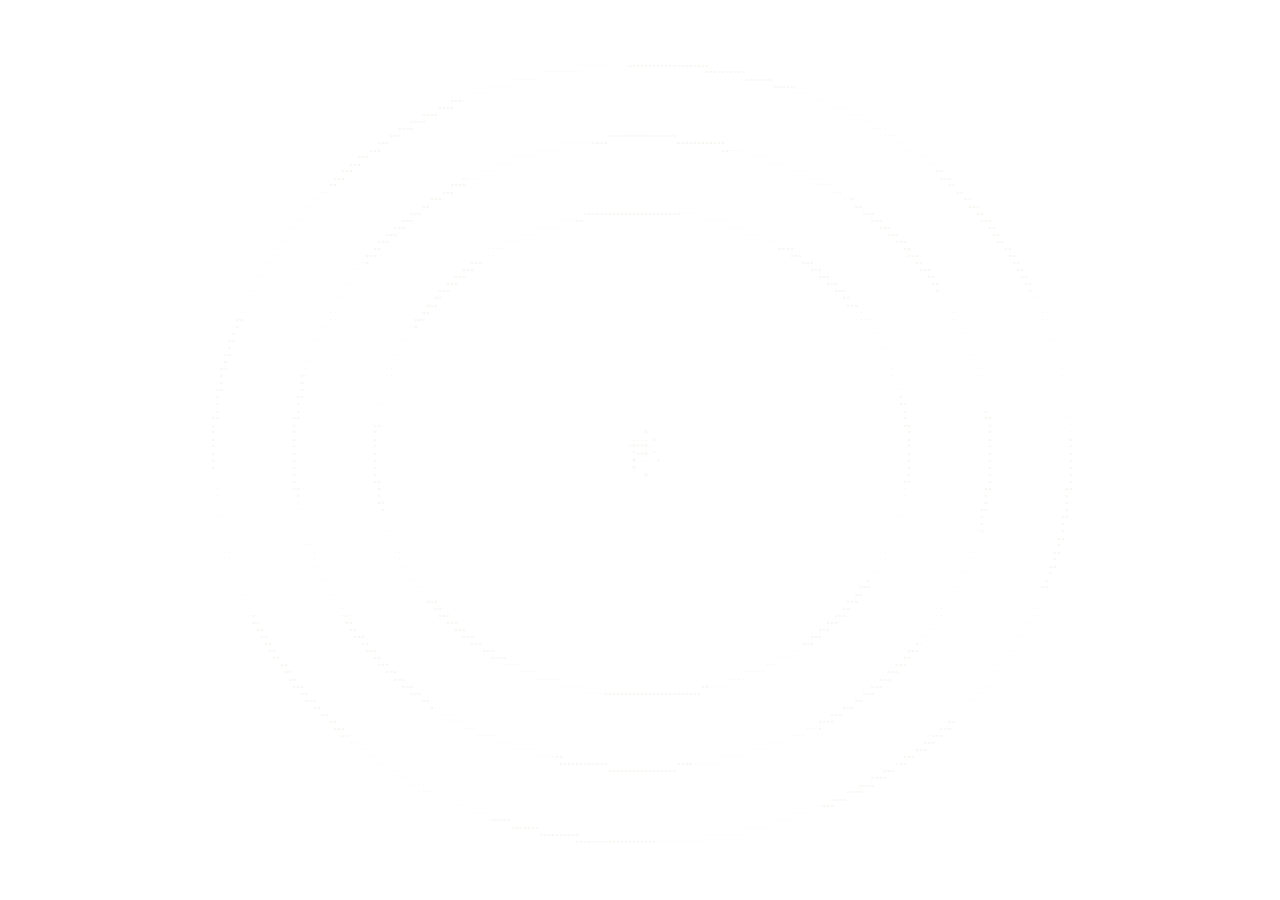
<file: preview/refs-heads-claude-keen-hopper-holjrg/assets/broadcast-tower.html>
<!DOCTYPE html>
<html lang="en">
<head>
<meta charset="UTF-8">
<meta name="viewport" content="width=device-width, initial-scale=1.0">
<title>v1 — Tower</title>
<style>
*{box-sizing:border-box;margin:0;padding:0}
html,body{width:100%;height:100%;background:transparent}
#stage{width:100%;height:100%;overflow:hidden;display:flex;align-items:center;justify-content:center;cursor:crosshair;user-select:none;position:relative;
  /* Vignette on the stage, not the <pre>: on narrow screens the art is
     scaled past the stage and cropped (see fit()), and the fade has to sit
     on the visible edge. */
  -webkit-mask-image:radial-gradient(ellipse 92% 92% at 50% 50%, #000 45%, transparent 94%);
  mask-image:radial-gradient(ellipse 92% 92% at 50% 50%, #000 45%, transparent 94%);
}
pre{font-family:'Courier New',Courier,monospace;font-size:8px;line-height:1.32;letter-spacing:0.08em;color:#F0EEE8;white-space:pre;position:relative;z-index:2;
  transform-origin:center center;
  flex-shrink:0;
}
</style>
</head>
<body>
<div id="stage"><pre id="out"></pre></div>
<script>
(function(){
const el=document.getElementById('out');
const stage=document.getElementById('stage');
const W=260,H=150;

// ?layer=dots renders ONLY the ambient twinkle field — no rings, no tower,
// no waves, no cursor trail. The hero loads two copies of this file: one in
// dots mode running full-bleed behind everything, and the normal one in its
// own column, so the sparkle spreads across the whole gradient while the
// circles and tower stay put.
const DOTS = new URLSearchParams(location.search).get('layer') === 'dots';
const CX=Math.floor(W/2),CY=Math.floor(H/2);
let mx=0.5,my=0.5,amx=0.5,amy=0.5,fmx=0.5,fmy=0.5,prevT=0,vx=0,vy=0,svx=0,svy=0,lastT=0;
let held=false,holdStart=0,charge=0,dCharge=0;
const pulses=[];

// Ambient broadcast waves — slow rings that emanate outward from the
// tower on their own, independent of interaction, so it reads as
// actively "broadcasting" rather than only reacting to the cursor.
const waves=[];
let nextWave=2200;
const WAVE_LIFE=5.2,WAVE_MAX_R=72;

// Pointer positions are measured against the scaled <pre> (the grid itself),
// not the stage: on narrow screens the grid overflows the stage, so stage
// fractions would put the cursor effects in the wrong place.
function coords(e){const r=el.getBoundingClientRect();return[Math.max(0,Math.min(1,(e.clientX-r.left)/r.width)),Math.max(0,Math.min(1,(e.clientY-r.top)/r.height))];}
function tcoords(e){const r=el.getBoundingClientRect(),t=e.touches[0];return[Math.max(0,Math.min(1,(t.clientX-r.left)/r.width)),Math.max(0,Math.min(1,(t.clientY-r.top)/r.height))];}

stage.addEventListener('mousemove',e=>{const[nx,ny]=coords(e);vx=(nx-mx)*110;vy=(ny-my)*110;mx=nx;my=ny;lastT=performance.now();},{passive:true});
stage.addEventListener('mousedown',e=>{
  held=true;holdStart=performance.now();
  const[ox,oy]=coords(e);
  pulses.push({ox,oy,born:performance.now(),power:0.28});
  if(pulses.length>8)pulses.shift();
});
stage.addEventListener('mouseup',e=>{
  if(held){const[ox,oy]=coords(e);pulses.push({ox,oy,born:performance.now(),power:Math.min(1,charge)});if(pulses.length>8)pulses.shift();}
  held=false;charge=0;
});
stage.addEventListener('touchmove',e=>{e.preventDefault();const[nx,ny]=tcoords(e);vx=(nx-mx)*70;vy=(ny-my)*70;mx=nx;my=ny;lastT=performance.now();},{passive:false});
stage.addEventListener('touchstart',e=>{
  const[nx,ny]=tcoords(e);mx=nx;my=ny;held=true;holdStart=performance.now();
  pulses.push({ox:nx,oy:ny,born:performance.now(),power:0.28});
  if(pulses.length>8)pulses.shift();
});
stage.addEventListener('touchend',e=>{
  if(held){const r=el.getBoundingClientRect(),t=e.changedTouches[0];const ox=Math.max(0,Math.min(1,(t.clientX-r.left)/r.width)),oy=Math.max(0,Math.min(1,(t.clientY-r.top)/r.height));pulses.push({ox,oy,born:performance.now(),power:Math.min(1,charge)});}
  held=false;charge=0;
});

/* Pushed well outside the centered text block's radius so the revolving
   rings frame the headline instead of passing behind it. */
const RINGS=[
  {r:66, lo:['»','·','»','·'],  mid:['»','+','»','+'],  hi:['»','*','»','*'],  speed:0.000072},
  {r:86, lo:['»','-','»','-'],  mid:['»','=','»','='],  hi:['»','#','»','#'],  speed:0.000086},
  {r:106,lo:['»','·','»','·'],  mid:['»','o','»','o'],  hi:['»','X','»','X'],  speed:0.000100},
];

const D=(x,y,cx,cy)=>Math.sqrt((x-cx)**2+((y-cy)*1.85)**2);
const RC=(chars,angle,phase)=>{const n=chars.length;const s=Math.floor(((angle/(Math.PI*2))+phase)*n*4)%n;return chars[((s%n)+n)%n];};

let lastOut='';
function render(t){
  const speed=Math.sqrt(svx*svx+svy*svy);
  const idle=Math.max(0,Math.min(1,(t-lastT-1800)/2500));
  const breath=0.5+0.5*Math.sin(t*0.0007);
  if(held) charge=Math.min(1,(t-holdStart)/1200);

  const cx=CX+(amx-0.5)*12,cy=CY+(amy-0.5)*7;
  const curX=fmx*(W-1),curY=fmy*(H-1);
  const PULSE_LIFE=2.6;
  const activeP=pulses.map(p=>{
    const age=(t-p.born)/1000;
    const life=Math.min(1,age/PULSE_LIFE);
    const maxR=38+p.power*55;
    return{
      px:p.ox*(W-1),py:p.oy*(H-1),
      age,life,
      rad:(1-Math.pow(1-life,3))*maxR,            // ease-out: fast start, settles gently
      fade:Math.min(1,age/0.15)*(1-Math.pow(life,1.8)), // quick attack, slow natural decay
      power:p.power
    };
  }).filter(p=>p.age<PULSE_LIFE);

  // charge ring around cursor when holding
  const chargeRing=dCharge>0.04;

  const G=[];for(let y=0;y<H;y++){G.push([]);for(let x=0;x<W;x++)G[y].push(' ');}
  const P=(x,y,c)=>{const xi=Math.round(x),yi=Math.round(y);if(xi>=0&&xi<W&&yi>=0&&yi<H)G[yi][xi]=c;};

  if(DOTS){
    // Same two-sine twinkle as the idle field further down, run across the
    // whole grid and always on (nothing hovers this layer to wake it).
    for(let y=0;y<H;y++)for(let x=0;x<W;x++){
      const w=Math.sin(x*0.38+t*0.00035)*Math.sin(y*0.55+t*0.00028);
      if(w>0.9)G[y][x]='.';
    }
    el.textContent=G.map(r=>r.join('')).join('\n');
    return;
  }

  const breathScale=1+idle*breath*0.14;
  for(const ring of RINGS){
    const phase=-t*ring.speed;
    const steps=Math.max(40,ring.r*18);
    const effR=ring.r*breathScale*(1+dCharge*0.15);
    for(let i=0;i<steps;i++){
      const angle=(i/steps)*Math.PI*2;
      const dot=Math.cos(angle-Math.atan2(svy,svx));
      const warp=1+dot*speed*0.0052;
      const stretch=1+speed*0.003;
      const rx=cx+Math.cos(angle)*effR*warp;
      const ry=cy+Math.sin(angle)*effR*warp*0.52*stretch;
      const dCur=D(rx,ry,curX,curY);
      const prox=Math.max(0,1-dCur/12)+dCharge*0.6;
      const intensity=prox>0.62?ring.hi:prox>0.28?ring.mid:ring.lo;
      P(rx,ry,RC(intensity,angle,phase));
    }
  }

  // pulse wavefronts — eased radius + a fade envelope (see activeP above)
  // instead of linear growth and a hard cutoff, so a burst reads as a
  // natural ripple settling outward rather than a twitch that vanishes
  // before it reaches anything.
  for(const p of activeP){
    if(p.fade<0.02)continue;
    const ramp=['·','.','+','*','#','X'];
    const outerIdx=Math.min(5,Math.floor((0.35+p.power*0.65)*5*p.fade));
    const outer=ramp[Math.max(0,outerIdx)];
    const inner=ramp[Math.max(0,Math.floor(outerIdx*p.fade*0.6))];
    const steps=Math.max(30,Math.floor(p.rad*12));
    for(let i=0;i<steps;i++){
      const a=(i/steps)*Math.PI*2;
      P(p.px+Math.cos(a)*p.rad,p.py+Math.sin(a)*p.rad*0.52,outer);
      if(p.rad>4)P(p.px+Math.cos(a)*(p.rad-3),p.py+Math.sin(a)*(p.rad-3)*0.52,inner);
    }
  }

  // ambient broadcast waves — slow, faint rings drifting outward from the
  // tower on their own; a gentle sine ease in/out keeps them soft rather
  // than popping in or snapping off at either end of their life
  for(const w of waves){
    const age=(t-w.born)/1000;
    if(age<0||age>WAVE_LIFE)continue;
    const life=age/WAVE_LIFE;
    const r=Math.sin(life*Math.PI*0.5)*WAVE_MAX_R;
    const fade=Math.sin(life*Math.PI);
    if(fade<0.03)continue;
    const ch=fade>0.6?'·':'.';
    const steps=Math.max(50,Math.floor(r*10));
    for(let i=0;i<steps;i++){
      const a=(i/steps)*Math.PI*2;
      if((i+Math.floor(r))%3===0)continue;
      P(cx+Math.cos(a)*r,cy+Math.sin(a)*r*0.52,ch);
    }
  }

  // charge ring — builds up around cursor as you hold
  if(chargeRing){
    const cr=2+dCharge*5;
    const ch=['·','o','+','*','#'][Math.min(4,Math.floor(dCharge*5))];
    const steps=Math.max(16,Math.floor(cr*14));
    for(let i=0;i<steps;i++){
      const a=(i/steps)*Math.PI*2;
      P(curX+Math.cos(a)*cr,curY+Math.sin(a)*cr*0.52,ch);
    }
  }

  // sparks near tower
  const dTower=D(curX,curY,cx,cy);
  const pBoost=Math.max(0,1-dTower/12);
  const sPhase=-t*0.00012;
  const sc=Math.floor(3+(0.5+0.5*Math.sin(t*0.0011))*3+pBoost*6+dCharge*5);
  for(let s=0;s<sc;s++){
    const a=(s/sc)*Math.PI*2+sPhase*2;
    const r=4+Math.sin(sPhase*5+s)*2+dCharge*3;
    P(cx+Math.cos(a)*r,cy+Math.sin(a)*r*0.52,['*','+','·','x','o','#'][s%6]);
  }

  // cursor field
  for(let y=0;y<H;y++){
    for(let x=0;x<W;x++){
      if(G[y][x]!==' ')continue;
      const dC=D(x,y,curX,curY);
      if(dC<0.9){G[y][x]='X';continue;}
      if(dC<1.7){G[y][x]='+';continue;}
      if(dC<2.5){G[y][x]='o';continue;}
      if(dC<3.2){G[y][x]='.';continue;}
      if(speed>0.3&&dC<6+speed*4.5){
        const ta=Math.atan2(svy,svx),tp=Math.atan2((y-curY)*1.85,x-curX);
        if(Math.abs(((ta-tp+Math.PI*3)%(Math.PI*2))-Math.PI)<Math.PI*0.36){
          const fade=1-dC/(6+speed*4.5);
          G[y][x]=['.','-','=','»','#'][Math.min(4,Math.floor(fade*5))];continue;
        }
      }
      if(speed>1.8&&dC<4+speed*2){
        const ta=Math.atan2(svy,svx)+Math.PI,tp=Math.atan2((y-curY)*1.85,x-curX);
        if(Math.abs(((ta-tp+Math.PI*3)%(Math.PI*2))-Math.PI)<Math.PI*0.26){G[y][x]='.';continue;}
      }
      if(idle>0.25){
        const w=Math.sin(x*0.38+t*0.00035)*Math.sin(y*0.55+t*0.00028);
        if(w>0.87+0.11*(1-idle)){G[y][x]='.';continue;}
      }
    }
  }
  const out=G.map(r=>r.join('')).join('\n');
  if(out!==lastOut){lastOut=out;el.textContent=out;}
}

function loop(t){
  // Frame-rate independent easing: k60 is the per-frame factor at 60fps.
  const dt=Math.min(64,prevT?t-prevT:16.7);prevT=t;
  const ease=k60=>1-Math.pow(1-k60,dt/16.7);
  const dec=Math.pow(0.82,dt/16.7);
  vx*=dec;vy*=dec;
  svx+=(vx-svx)*ease(0.3);svy+=(vy-svy)*ease(0.3);
  if(Math.abs(svx)<0.02)svx=0;
  if(Math.abs(svy)<0.02)svy=0;
  fmx+=(mx-fmx)*ease(0.5);fmy+=(my-fmy)*ease(0.5);   // cursor marks: snappy
  amx+=(mx-amx)*ease(0.09);amy+=(my-amy)*ease(0.09); // tower drift: gentle
  dCharge+=(charge-dCharge)*ease(0.18);
  if(t>=nextWave){waves.push({born:t});nextWave=t+3800+Math.random()*2200;if(waves.length>3)waves.shift();}
  // Perf: the dots layer is a slow twinkle, so ~20fps is plenty; the main
  // layer runs full rate. Nothing draws while the tab or frame is offscreen.
  if(visible&&!document.hidden&&(!DOTS||t-lastDraw>=48)){lastDraw=t;render(t);}
  requestAnimationFrame(loop);
}
let visible=true,lastDraw=0;
if(window.IntersectionObserver){new IntersectionObserver(es=>{visible=es[0].isIntersecting;}).observe(stage);}
if(DOTS){
  // No vignette in dots mode — the field should reach the edges of the band.
  stage.style.webkitMaskImage='none';
  stage.style.maskImage='none';
  stage.style.cursor='default';
}
requestAnimationFrame(loop);

// Stretch the fixed character grid to fill the whole stage — independent
// X/Y scale, not just uniform font-size — so there's no visible "box"
// with margin around it regardless of the hero's aspect ratio.
function fit(){
  el.style.transform='none';
  const eb=el.getBoundingClientRect(),sb=stage.getBoundingClientRect();
  if(eb.width<1||eb.height<1)return;
  let sx=(sb.width*0.98)/eb.width,sy=(sb.height*0.98)/eb.height;
  if(!DOTS){
    // Keep the rings round. Filling the stage with independent X/Y scales
    // squashed them flat once the hero stacks to one column (a wide, short
    // stage), in every browser. X and Y may now differ only a little (k).
    // Size: between fitting the whole grid in the stage and covering it,
    // capped at 20% past the fit so the vignette crops only the outermost
    // ring rather than most of the art. On desktop the stage already has the
    // grid's shape, so nothing changes there. The dots layer keeps the
    // plain stretch-to-fill.
    const k=Math.min(1.25,Math.max(0.9,sy/sx));
    const fitS=Math.min(sx,sy/k),coverS=Math.max(sx,sy/k);
    const s=Math.min(coverS,fitS*1.2);
    sx=s;sy=s*k;
  }
  el.style.transform=`scale(${sx},${sy})`;
}
requestAnimationFrame(()=>requestAnimationFrame(fit));
window.addEventListener('resize',()=>{clearTimeout(window._fitT);window._fitT=setTimeout(fit,120);});
// Also refit when the stage itself changes size; a nested frame does not
// always get a resize event when its parent's layout changes.
if(window.ResizeObserver){new ResizeObserver(()=>{clearTimeout(window._fitT);window._fitT=setTimeout(fit,60);}).observe(stage);}
})();
</script>
</body>
</html>
</file>
<file: styles.css>
/* =============================================================================
   Atlassian Spacing Tokens — 8px base unit
   https://atlassian.design/foundations/spacing
   Shared conventions with the Penn MEDIATED /about repo for brand consistency.
   ============================================================================= */
:root {
  --space-025:   2px;
  --space-050:   4px;
  --space-075:   6px;
  --space-100:   8px;
  --space-150:  12px;
  --space-200:  16px;
  --space-250:  20px;
  --space-300:  24px;
  --space-400:  32px;
  --space-500:  40px;
  --space-600:  48px;
  --space-800:  64px;
  --space-1000: 80px;

  /* ── Figma colour tokens ── */
  --c-bg:         #ffffff;
  --c-dark:       #0d0d0c;          /* rgb(13,13,12)   */
  --c-nav-bg:     rgba(13,13,12,0.92);
  --c-light-bg:   #f8f7f4;          /* rgb(248,247,244)*/
  --c-accent:     #5533ee;          /* rgb(85,51,238)  */
  --c-red:        #f03d1f;          /* rgb(240,61,31)  */
  /* Deeper red-orange — the gradient's closing stop, promoted to a token
     of its own. Link text on a white/light ground uses this: --c-red
     only reaches ~3.9:1 against white, this clears 4.5:1. --c-red stays
     the brand accent for fills, borders, icons, tags and labels. */
  --c-red-dark:   #df3611;

  /* Orange-red at 12% on white, from the sitewide accent palette (slot 2).
     A light tile colour for the grid — replaces the near-black tile.
     Text on it is --c-dark rather than the palette's brown text-on-tint
     (#7b2719): the tint is light enough that black clears contrast easily
     and reads cleaner beside the solid-orange tile. */
  --c-peach:      #fce4dc;
  --c-gray:       #888680;          /* rgb(136,134,128)*/
  --c-gray-dark:  #54534f;          /* rgb(84,83,79) — opaque body copy, ~8:1 contrast on white */
  --c-muted:      #c8c6c0;          /* rgb(200,198,192) date/meta text */
  --c-white:      #ffffff;

  /* Brand gradient — used on the hero, matches /about's orbital section
     and newsletter/supporters block exactly: 150deg #5533ee 0% → #df3611 81% */
  --c-gradient: linear-gradient(150deg, #5533ee 0%, var(--c-red-dark) 81%);

  /* ── Figma typography tokens ── */
  /* Two families, no third — and the split is by what the text IS, not by
     heading level. --f-serif: page titles, and titles of works or names of
     people (a post title, a paper title, a person's name), plus pull-quote
     copy. --f-sans: section headings, card and UI labels, running prose,
     metadata, controls and uppercase micro-labels.
     The one that trips people up: a SECTION HEADING IS NOT SERIF. Serif
     marks a thing that has its own name; sans marks the furniture around
     it. See README -> Typography. */
  --f-serif: 'EB Garamond', Georgia, 'Times New Roman', serif;
  --f-sans:  'DM Sans', system-ui, -apple-system, sans-serif;
  /* ── Type scale (sitewide — see README) ──
     Fluid clamps interpolate across the viewport, so tablet needs no
     separate breakpoint. 12px is the floor for page copy; the .nav/.brand
     component keeps its own Figma-spec'd sizes (see README). */
  --fs-display:     clamp(36px, 22.7px + 3.70vw, 76px);
  --fs-h1:          clamp(36px, 29.3px + 1.85vw, 56px);
  --fs-h2:          clamp(26px, 21.3px + 1.30vw, 40px);
  --fs-h3:          clamp(20px, 18.7px + 0.37vw, 24px);
  --fs-lede:        clamp(18px, 17.3px + 0.19vw, 20px);
  --fs-body:        16px;
  --fs-small:       14px;
  --fs-small-serif: 15px;
  --fs-micro:       12px;

  --lh-display: 1.05;
  --lh-heading: 1.15;
  --lh-lede:    1.26;
  --lh-title:   1.3;
  --lh-body:    1.55;

  /* ── Page layout ── */
  --max-w: 1440px;
  --pad-x: var(--space-1000);   /* 80px side padding — page-level rhythm */
  --nav-h: 52px;
}

/* Side padding scales down on smaller screens — 80px fixed padding eats
   ~43% of a 375px phone width otherwise. */
@media (max-width: 900px) {
  :root { --pad-x: var(--space-400); }  /* 32px */
}
@media (max-width: 480px) {
  :root { --pad-x: var(--space-250); }  /* 20px */
}

/* =============================================================================
   Reset
   ============================================================================= */
*, *::before, *::after { box-sizing: border-box; margin: 0; padding: 0; }
html { scroll-behavior: smooth; }
body {
  font-family: var(--f-sans);
  color: var(--c-dark);
  background: var(--c-bg);
  -webkit-font-smoothing: antialiased;
  -moz-osx-font-smoothing: grayscale;
  overflow-x: hidden;
}
ul, ol { list-style: none; }
a { color: inherit; text-decoration: none; }
img, video { max-width: 100%; height: auto; display: block; }
button { font: inherit; cursor: pointer; }

.sr-only {
  position: absolute; width: 1px; height: 1px; padding: 0;
  margin: -1px; overflow: hidden; clip: rect(0,0,0,0);
  white-space: nowrap; border-width: 0;
}

/* =============================================================================
   Shared inner container
   ============================================================================= */
.nav__inner,
.hero__inner,
.whats-new__inner,
.research-cta__inner,
.about-center__inner,
.insta__inner,
.faculty-cta__inner,
.footer__inner,
.footer__bottom {
  width: 100%;
  max-width: var(--max-w);
  margin-inline: auto;
  padding-inline: var(--pad-x);
}

/* =============================================================================
   NAV
   Figma: 1434×52, fill rgba(13,13,12,.92), sticky over the hero
   ============================================================================= */
.nav {
  position: sticky;
  top: 0;
  z-index: 100;
  height: var(--nav-h);
  background: var(--c-nav-bg);
  backdrop-filter: blur(12px);
}

.nav__inner {
  display: flex;
  align-items: center;
  justify-content: space-between;
  height: 100%;
}

/* Brand lockup: concentric red ring mark + PENN/MEDIATED wordmark.
   Nav = PENN caption above italic-mixed MEDIATED; footer reverses the
   stack and drops the italic, per Figma's two distinct treatments. */
.brand { display: flex; align-items: center; gap: var(--space-150); }

.brand__mark {
  position: relative;
  width: 24px;
  height: 24px;
  flex-shrink: 0;
  border-radius: 50%;
  border: 1.5px solid var(--c-red);
}

.brand__mark::before {
  content: '';
  position: absolute;
  inset: 5px;
  border-radius: 50%;
  border: 1.5px solid var(--c-red);
  opacity: 0.6;
}

.brand__dot {
  position: absolute;
  top: 50%;
  left: 50%;
  width: 5px;
  height: 5px;
  border-radius: 50%;
  background: var(--c-red);
  transform: translate(-50%, -50%);
}

.brand__text { display: flex; flex-direction: column; }

.brand__eyebrow {
  font-family: var(--f-sans);
  font-size: 9.5px;
  font-weight: 500;
  letter-spacing: 1.8px;
  text-transform: uppercase;
  color: rgba(255,255,255,0.35);
}

.brand__word {
  font-family: var(--f-serif);
  font-size: 15px;
  font-weight: 600;
  letter-spacing: 0.13px;
  color: var(--c-white);
}

.brand__word em { font-style: italic; }
.brand__word--upright { font-style: normal; font-size: 18px; }

.brand--footer .brand__mark { width: 26px; height: 26px; }
.brand--footer .brand__text { gap: var(--space-025); }

.nav__links {
  display: flex;
  align-items: center;
  gap: var(--space-500);   /* 40px between nav items */
}

.nav__subscribe {
  display: inline-flex;
  align-items: center;
  justify-content: center;
  height: 28px;
  padding-inline: var(--space-200);
  font-family: var(--f-sans);
  font-size: 11px;
  font-weight: 600;
  letter-spacing: 0.44px;
  color: var(--c-white);
  background: var(--c-red-dark);
  border-radius: 100px;
  transition: opacity 0.15s;
}

.nav__subscribe:hover { opacity: 0.85; }

/* =============================================================================
   HERO
   Figma "HorizontalBorder": dark bg + subtle grid texture + gradient wash,
   giant EB Garamond headline (115px), visualization graphic right, ticker foot
   ============================================================================= */
.hero {
  position: relative;
  overflow: hidden;
  background-color: var(--c-dark);
  background-image: url(assets/hero-bg.png);
  background-size: cover;
  background-position: center top;
  background-repeat: no-repeat;
}

/* Fully opaque gradient overlay, same as /about's .orbital::before —
   covers the background texture entirely, matching that section's
   brighter, cleaner depth instead of a darker/translucent wash. */
.hero::before {
  content: '';
  position: absolute;
  inset: 0;
  background: var(--c-gradient);
  pointer-events: none;
}

.hero__inner {
  position: relative;
  z-index: 2;
  display: grid;
  grid-template-columns: minmax(0, 1.05fr) minmax(0, 1fr);
  /* Side by side, the copy is centred against the tower art, and stays
     centred as the title turns into "Penn MEDIATED" (the heading's height
     animates, so the block eases into its new centre rather than jumping).
     This is the one page whose title is not 80px below the menu on desktop;
     stacked (under 900px) it is, like every other page. */
  align-items: center;
  gap: var(--space-800);
  padding-block: var(--space-1000) var(--space-800);
  /* Fixed px, never vh: this page is embedded in an iframe sized to its own
     content, so viewport units are circular here. */
  min-height: 760px;
}


/* Copy column, beside the tower column (stacked above it under 900px). */
.hero__content {
  position: relative;
  z-index: 2;
  max-width: 620px;
  text-align: left;
}


/* h1: EB Garamond ~96px (scaled down from Figma's 115px for web),
   ls=-2.7%, lh tight. A tight shadow (not a big blur) keeps it legible
   without smudging into a haze over the gradient.
   Weight 600 per the sitewide serif-title rule. Figma specified Medium
   (500); at --fs-display over a gradient the extra weight also helps it
   hold up, so the two reasons point the same way. */
.hero__title {
  font-family: var(--f-serif);
  font-weight: 600;
  font-size: var(--fs-display);
  line-height: var(--lh-display);
  letter-spacing: -0.028em;
  color: var(--c-white);
  margin-bottom: var(--space-500);
  /* No text shadow (removed Sept 2026 by request): white on the gradient reads
     cleanly on its own now that the tower sits in its own column. */
}

.hero__subtitle {
  display: block;
  /* EB Garamond italic, no shadow (Sept 2026), a deliberate exception to
     "running prose is sans": it reads as the title's companion line. One
     step up from --fs-lede (Garamond runs small for its size) and weight
     400, the italic weight loaded in index.html's Google Fonts link. */
  font-family: var(--f-serif);
  font-style: italic;
  font-size: var(--fs-h3);
  font-weight: 400;
  line-height: var(--lh-title);
  color: var(--c-white);
  max-width: 540px;
}

/* Not a link. It used to be a white, un-underlined <a> to /about — the
   one treatment on the site that matched none of the five hyperlink
   categories (see README -> Hyperlinks), so it was demoted to plain
   hero copy rather than given an underline it was never designed for.
   The About page is reachable from the nav. */

/* Full-bleed layer: sits above the gradient wash but behind the text, so
   the graphic's dissipating particles can drift across the whole hero
   instead of being boxed into a corner. */
/* Full-bleed sparkle field, behind the copy and the tower alike. Inert to
   the pointer so it never steals a click or a text selection. */
.hero__dots {
  position: absolute;
  inset: 0;
  z-index: 0;
  pointer-events: none;
}
.hero__dots-frame {
  display: block;
  width: 100%;
  height: 100%;
  border: none;
  background: transparent;
  pointer-events: none;
}

/* The conversation icon has its own column rather than sitting behind the
   copy, so the two never fight for the same space. Centred in the column;
   the SVG has a transparent background, so the gradient shows through. */
.hero__visual {
  position: relative;
  z-index: 1;
  min-height: 460px;
  align-self: stretch;
  display: flex;
  align-items: center;
  justify-content: center;
}

/* =============================================================================
   WHAT'S NEW  —  bento article grid, 6-unit column system
   Figma "Imported HTML": row 1 = 3+1+2 units, row 2 = 2+2+1+1 units
   ============================================================================= */
/* Standard section spacing: generous top breathing room before a new
   section's heading, per common web UX rhythm (section gap > element gap). */
/* padding-bottom gives breathing room before the hard color transition
   into the Research CTA section below. */
.whats-new { background: var(--c-white); padding-top: var(--space-1000); padding-bottom: var(--space-800); }

.whats-new__head {
  display: flex;
  flex-wrap: wrap;
  align-items: baseline;
  justify-content: space-between;
  row-gap: var(--space-100);
  padding-bottom: var(--space-300);
  border-bottom: 1px solid rgba(13,13,12,0.08);
}

.whats-new__label {
  font-family: var(--f-sans);
  font-size: var(--fs-h3);
  font-weight: 600;
  letter-spacing: -0.02em;
  color: var(--c-dark);
}

.whats-new__all {
  font-family: var(--f-sans);
  font-size: var(--fs-small);
  font-weight: 500;
  color: var(--c-dark);
  transition: opacity 0.15s;
}

.whats-new__all:hover { opacity: 0.6; }

/* Four-column tile grid. The first card is automatically featured across
   two columns; all remaining cards occupy one column each. */
.whats-new__grid {
  display: grid;
  grid-template-columns: repeat(4, 1fr);
  gap: 1px;
  margin-top: var(--space-600);
  background: rgba(13,13,12,0.1);   /* shows through the 1px gaps as hairlines */
}

@media (max-width: 900px) {
  .whats-new__grid { grid-template-columns: repeat(2, 1fr); }
}

@media (max-width: 480px) {
  .whats-new__grid { grid-template-columns: 1fr; }
}

.news-card {
  position: relative;
  display: flex;
  flex-direction: column;
  background: var(--c-white);
  overflow: hidden;
}

/* The newest update always leads the markup, so :first-child makes the
   featured treatment automatic whenever the grid is refreshed. It occupies
   two grid positions as one wide card; later cards flow into the next open
   position without needing manual placement. */
.news-card:first-child {
  grid-column: span 2;
}

.news-card:first-child .news-card__image {
  aspect-ratio: 2 / 1;
}

@media (max-width: 480px) {
  .news-card:first-child {
    grid-column: span 1;
  }

  .news-card:first-child .news-card__image {
    aspect-ratio: 16 / 9;
  }
}

.news-card--dark   { background: var(--c-dark); color: var(--c-white); }
.news-card--purple { background: var(--c-accent); color: var(--c-white); }
.news-card--red    { background: var(--c-red); color: var(--c-white); }

/* Image is a landscape 16:9 rectangle sitting above the text, not filling
   the whole tile — the text body below is a plain rectangle that sizes to
   its (clamped) content instead of being forced into the image box. 16:9
   is deliberately landscape: the What's New sources are almost all wide
   images (~2:1), so a landscape tile conforms to them and crops far less
   than the old square did. EVERY card image fills that box edge to edge
   (object-fit: cover) — photos, videos and logo/brand graphics alike — so
   the grid reads as one consistent set of tiles. Very wide lockups still
   get their sides cropped, so upload at the 16:9 size in the README
   image-size table. */
.news-card__image {
  width: 100%;
  aspect-ratio: 16 / 9;
  overflow: hidden;
}

.news-card__image img,
.news-card__image video { width: 100%; height: 100%; object-fit: cover; }

.news-card__arrow {
  position: absolute;
  top: var(--space-250);
  right: var(--space-250);
  z-index: 1;
  display: flex;
  align-items: center;
  justify-content: center;
  flex-shrink: 0;
  width: 26px;
  height: 26px;
  border-radius: 50%;
  background: var(--c-dark);
  color: var(--c-white);
  font-size: var(--fs-micro);
  transition: transform 0.2s ease, background-color 0.2s ease;
}

/* Every grid arrow is the standard black circle with a white arrow, except on
   the black tiles, where black would vanish: there it stays a translucent
   grey circle. All of them run the gradient on hover (below). */
.news-card--dark .news-card__arrow { background: rgba(255,255,255,0.14); }

/* Hover affordance: arrow pops and slides through an animated brand
   gradient (matches the person-card arrow treatment on the
   team-leadership site) instead of a flat color, same transition/size
   on every card regardless of variant. */
.news-card:hover .news-card__arrow {
  transform: scale(1.15) translate(2px, -2px);
  background: linear-gradient(100deg, var(--c-accent), var(--c-red), var(--c-accent));
  background-size: 220% 100%;
  animation: news-card-arrow-slide 1.2s linear infinite;
}

@keyframes news-card-arrow-slide {
  0%   { background-position: 0% 50%; }
  100% { background-position: 200% 50%; }
}


.news-card__body {
  display: flex;
  flex-direction: column;
  gap: var(--space-100);
  padding: var(--space-300);
}

.news-card__body--bottom { margin-top: auto; }



.news-card__title {
  font-family: var(--f-sans);
  font-size: var(--fs-body);
  font-weight: 500;
  letter-spacing: -0.152px;
  line-height: var(--lh-title);
  color: var(--c-dark);
  display: -webkit-box;
  -webkit-box-orient: vertical;
  -webkit-line-clamp: 2;
  overflow: hidden;
}

.news-card__desc {
  font-family: var(--f-sans);
  font-size: var(--fs-small);
  font-weight: 300;
  line-height: var(--lh-body);
  color: var(--c-gray-dark);
  display: -webkit-box;
  -webkit-box-orient: vertical;
  -webkit-line-clamp: 2;
  overflow: hidden;
}

.news-card--dark .news-card__title,
.news-card--purple .news-card__title,
.news-card--red .news-card__title { color: var(--c-white); }

.news-card--dark .news-card__desc,
.news-card--purple .news-card__desc,
.news-card--red .news-card__desc { color: rgba(255,255,255,0.55); }

.news-card__date {
  margin-top: var(--space-100);
  font-family: var(--f-sans);
  font-size: var(--fs-micro);
  font-weight: 400;
  letter-spacing: 0.336px;
  color: var(--c-muted);
}

.news-card--dark .news-card__date,
.news-card--purple .news-card__date,
.news-card--red .news-card__date { color: rgba(255,255,255,0.35); }

/* =============================================================================
   RESEARCH CTA
   Figma "Section": purple 1443×465, big DM Sans headline + dashboard image
   ============================================================================= */
.research-cta {
  background: var(--c-accent);
  padding-block: var(--space-1000);
}

.research-cta__inner {
  /* Two columns that shrink together, rather than a flex row that wrapped
     at ~1100px and left a half-width column of text, a small image and a
     wide empty band. Stacked layout: see the 900px rule under FACULTY CTA. */
  display: grid;
  /* 2:3, so the New Publications card is the wider column at every width
     (it was 500px / 523px when the right side was a screen recording).
     The faculty band keeps 500/523, so the two bands no longer share an
     exact grid. */
  grid-template-columns: minmax(0, 2fr) minmax(0, 3fr);
  justify-content: space-between;
  align-items: center;
  gap: var(--space-800);
}

.research-cta__copy { max-width: none; }  /* the 2fr column sets the width; a 440px cap broke "Research Compendium:" */

/* Section heading on a colour band: DM Sans (a section heading is never
   serif), weight 600 — 700 is for white grounds, 600 on colour. Carries the
   size the lead used to have, so the band now reads title-then-supporting-copy
   instead of opening on a full-size sentence. */
.research-cta__title {
  font-family: var(--f-sans);
  font-size: var(--fs-h2);
  font-weight: 600;
  line-height: var(--lh-heading);
  letter-spacing: -0.704px;
  color: var(--c-white);
  margin-bottom: var(--space-300);
}

/* Start "New Publications" on its own line, so the heading never breaks
   mid-phrase ("Compendium: New / Publications"). */
.research-cta__title-line { display: block; }

/* Demoted from --fs-h2 to --fs-lede now that it sits under a heading. The
   negative tracking went with it: -0.704px is display tracking and reads as
   cramped at 20px. Weight 400 rather than the 300 used for ledes on white —
   thin white text on the purple band loses too much. */
.research-cta__lead {
  font-family: var(--f-sans);
  font-size: var(--fs-lede);
  font-weight: 400;
  line-height: var(--lh-lede);
  letter-spacing: 0;
  color: var(--c-white);
  margin-bottom: var(--space-500);
}

.research-cta__link {
  display: inline-flex;
  align-items: center;
  gap: var(--space-100);
  font-family: var(--f-sans);
  font-size: var(--fs-body);
  font-weight: 500;
  color: var(--c-white);
  border-bottom: 1px solid rgba(255,255,255,0.4);
  padding-bottom: 2px;
  transition: opacity 0.15s;
}

.research-cta__link:hover { opacity: 0.75; }

/* New Publications: the three newest compendium entries, in the right-hand
   column where the screen recording used to sit. A white card with the same
   shadow, so the band keeps its copy-left / object-right shape. Paper titles
   are serif 600 (named works); each entry links to its compendium entry. */
.latest {
  background: var(--c-white);
  border-radius: var(--space-100);
  box-shadow: 0 24px 64px rgba(0,0,0,0.25);
  padding: var(--space-100) var(--space-400);
}
.latest__list { list-style: none; margin: 0; padding: 0; }
/* Matches the compendium's entry rows: serif 600 title at body size (no "New"
   badge: the heading already says these are new), faculty and date on one line at 14px, takeaway at
   16px light. Dividers are the brand red-orange. */
.latest__item + .latest__item { border-top: 1px solid var(--c-red); }
.latest__entry {
  display: block;
  padding-block: var(--space-200);
  color: var(--c-dark);
}
.latest__paper {
  font-family: var(--f-serif);
  font-size: var(--fs-body);
  font-weight: 600;
  line-height: var(--lh-title);
  color: var(--c-dark);
  transition: color 0.15s;
}
.latest__entry:hover .latest__paper { color: var(--c-red-dark); }
.latest__meta {
  display: flex;
  flex-wrap: wrap;
  justify-content: space-between;
  gap: 0 var(--space-200);
  font-family: var(--f-sans);
  font-size: var(--fs-small);
  color: var(--c-dark);
  margin-top: var(--space-100);
}
.latest__takeaway {
  font-family: var(--f-sans);
  font-size: var(--fs-body);
  font-weight: 300;
  line-height: var(--lh-body);
  color: var(--c-dark);
  margin-top: var(--space-100);
}
@media (max-width: 480px) {
  .latest { padding: var(--space-100) var(--space-300); }
}

/* =============================================================================
   ABOUT THE CENTER
   White editorial card between the purple research and orange faculty CTAs.
   ============================================================================= */
.about-center {
  background: var(--c-white);
  padding-block: var(--space-800);
  margin-block: var(--space-800);
}

.about-center__card {
  display: grid;
  grid-template-columns: minmax(0, 0.8fr) minmax(0, 1.2fr);
  gap: var(--space-800);
  align-items: start;
  padding: var(--space-800);
  background: var(--c-white);
  border: 1px solid rgba(13,13,12,0.08);
  box-shadow: 0 20px 60px rgba(13,13,12,0.08);
}

.about-center__heading {
  display: flex;
  flex-direction: column;
  gap: var(--space-250);
}

.about-center__title {
  max-width: 520px;
  font-family: var(--f-serif);
  font-size: var(--fs-h1);
  font-weight: 600;
  line-height: var(--lh-display);
  letter-spacing: -0.025em;
  color: var(--c-dark);
}

.about-center__copy {
  display: flex;
  flex-direction: column;
  gap: var(--space-300);
  max-width: 680px;
}

.about-center__copy p {
  font-family: var(--f-sans);
  font-size: var(--fs-lede);
  font-weight: 300;
  line-height: var(--lh-body);
  color: var(--c-gray-dark);
}

.about-center__link {
  display: inline-flex;
  align-items: center;
  align-self: flex-start;
  gap: var(--space-100);
  margin-top: var(--space-100);
  padding-bottom: var(--space-050);
  font-family: var(--f-sans);
  font-size: var(--fs-body);
  font-weight: 600;
  color: var(--c-dark);
  border-bottom: 1px solid rgba(13,13,12,0.35);
  transition: color 0.15s, border-color 0.15s;
}

.about-center__link:hover {
  color: var(--c-red-dark);
  border-color: var(--c-red-dark);
}

@media (max-width: 760px) {
  .about-center__card {
    grid-template-columns: 1fr;
    gap: var(--space-500);
    padding: var(--space-400);
  }
}

/* =============================================================================
   FACULTY CTA
   Same pattern as RESEARCH CTA above (copy left, image right), --c-red
   (brand red/orange) instead of --c-accent so the two CTAs read as a pair
   without being identical.
   ============================================================================= */
.faculty-cta {
  background: var(--c-red);
  padding-block: var(--space-1000);
  /* No margin-bottom. This is the LAST section on the page, and the page is
     embedded at its exact content height: a trailing margin is white space
     between the orange block and the global footer's signal band, and it does
     not even count toward body.scrollHeight (margins collapse out of it), so
     the frame is sized 64px shorter than the document and the margin is
     clipped in some browsers and painted in others. The gap before the footer
     is the footer's own band now — it does not need help from here. */
}

.faculty-cta__inner {
  /* Was the same grid as .research-cta__inner; that band now gives its
     right column more room for the New Publications card. */
  display: grid;
  grid-template-columns: minmax(0, 500px) minmax(0, 523px);
  justify-content: space-between;
  align-items: center;
  gap: var(--space-800);
}

.faculty-cta__copy { max-width: 500px; }

.faculty-cta__lead {
  font-family: var(--f-sans);
  font-size: var(--fs-h2);
  font-weight: 500;
  line-height: var(--lh-heading);
  letter-spacing: -0.704px;
  color: var(--c-white);
  margin-bottom: var(--space-500);
}

.faculty-cta__link {
  display: inline-flex;
  align-items: center;
  gap: var(--space-100);
  font-family: var(--f-sans);
  font-size: var(--fs-body);
  font-weight: 500;
  color: var(--c-white);
  border-bottom: 1px solid rgba(255,255,255,0.4);
  padding-bottom: 2px;
  transition: opacity 0.15s;
}

.faculty-cta__link:hover { opacity: 0.75; }

/* The two animated cards are looping screen recordings, delivered as
   muted <video> rather than GIF (see the README). Anyone who has asked
   their OS to reduce motion gets the poster frame instead — CSS can't
   stop autoplay, so a three-line script at the end of the body pauses
   them; this rule just makes sure the poster is what shows. */
@media (prefers-reduced-motion: reduce) {
  .news-card__image video,
  video.faculty-cta__image { animation: none; }
}

.faculty-cta__image {
  display: block;
  width: 100%;
  border-radius: var(--space-100);
  box-shadow: 0 24px 64px rgba(0,0,0,0.25);
}

/* The screen recordings are links too (same destination as each band's text
   link). A small lift on hover, like the What's New cards, says so. */
.faculty-cta__media {
  display: block;
  border-radius: var(--space-100);
  transition: transform 0.2s ease;
}
.faculty-cta__media:hover { transform: translateY(-4px); }

/* Both colour bands, narrow screens: one column, with the copy and the
   screen recording sharing one reading width so neither is stranded in a
   corner of the band. 640px keeps the lines readable on tablets; on phones
   the width is simply the screen. Less vertical padding so the band is
   mostly content rather than colour. */
@media (max-width: 900px) {
  .research-cta__inner,
  .faculty-cta__inner {
    grid-template-columns: minmax(0, 640px);
    justify-content: start;
    gap: var(--space-600);
  }
  .research-cta__copy,
  .faculty-cta__copy { max-width: none; }
  .research-cta,
  .faculty-cta { padding-block: var(--space-800); }
}
@media (max-width: 480px) {
  .research-cta,
  .faculty-cta { padding-block: var(--space-600); }
  .research-cta__inner,
  .faculty-cta__inner { gap: var(--space-500); }
}

/* FOOTER */
.footer { background: var(--c-dark); padding-top: var(--space-800); }

.footer__inner {
  display: flex;
  flex-wrap: wrap;
  gap: var(--space-800);
  padding-bottom: var(--space-600);
}

.footer__brand {
  flex: 1 1 320px;
  max-width: 484px;
  display: flex;
  flex-direction: column;
  gap: var(--space-300);
}

.footer__tagline {
  font-family: var(--f-sans);
  font-size: var(--fs-small);
  font-weight: 300;
  line-height: var(--lh-body);
  color: var(--c-white);
  max-width: 320px;
}

.footer__email {
  font-family: var(--f-sans);
  font-size: var(--fs-small);
  color: var(--c-red);
  transition: opacity 0.15s;
}

.footer__email:hover { opacity: 0.8; }

.footer__social { display: flex; align-items: center; gap: var(--space-200); }

.footer__social-link {
  display: flex;
  align-items: center;
  justify-content: center;
  color: var(--c-white);
  opacity: 0.85;
  transition: opacity 0.15s;
}

.footer__social-link:hover { opacity: 1; }

.footer__nav {
  flex: 2 1 480px;
  display: flex;
  flex-wrap: wrap;
  gap: var(--space-800);
}

.footer__nav-col { flex: 1 1 170px; min-width: 170px; }

.footer__nav-heading {
  font-family: var(--f-sans);
  font-size: var(--fs-micro);
  font-weight: 700;
  letter-spacing: 1.8px;
  text-transform: uppercase;
  color: var(--c-white);
  margin-bottom: var(--space-250);
}

.footer__nav-col ul { display: flex; flex-direction: column; gap: var(--space-200); }

.footer__nav-col a {
  font-family: var(--f-sans);
  font-size: var(--fs-small);
  font-weight: 300;
  color: var(--c-white);
  transition: opacity 0.15s;
}

.footer__nav-col a:hover { opacity: 0.7; }

.footer__bottom {
  display: flex;
  align-items: center;
  justify-content: space-between;
  flex-wrap: wrap;
  gap: var(--space-200);
  padding-block: var(--space-250);
  border-top: 1px solid rgba(255,255,255,0.1);
}

.footer__bottom p {
  font-family: var(--f-sans);
  font-size: var(--fs-micro);
  font-weight: 300;
  color: rgba(255,255,255,0.6);
}

.footer__bottom-mediated { font-style: italic; }

/* No trailing padding on <body>: the cursor-reactive signal band that fills
   the gap before the footer now lives in the GLOBAL FOOTER (PennMEDIATED/footer
   → the Divi Theme Builder Code module), so every page gets it, not just this
   one. Adding body padding back here would double that space. */


/* =============================================================================
   REDESIGN TRIAL — hero, bento grid
   ========================================================================== */



/* The hero scroll cue was removed here. An in-page anchor cannot scroll the
   PARENT page from inside a cross-origin iframe, and this page is embedded at
   its full content height so it has nothing of its own to scroll — clicking it
   did nothing on the live site. Bringing it back means teaching the parent's
   embed snippet to listen for a scroll message from this page. */

@media (max-width: 900px) {
  .hero__inner { grid-template-columns: 1fr; gap: var(--space-600); min-height: 0; }
  /* Grows with the width on tablets so the tower art keeps a usable
     height instead of a thin 300px strip. */
  .hero__visual { min-height: 0; order: 2; }
  .hero__content { max-width: none; }
}

/* ── Bento grid, v2 ──────────────────────────────────────────────────────
   Every tile carries a colour (white / dark / purple / orange); the colour is
   the frame. Images sit INSIDE the tile at a fixed box rather than bleeding
   edge to edge, so a source image's aspect ratio stops mattering —
   object-fit: cover centre-crops anything into the same box.

   TWO IMAGE SHAPES, and only two:
     SQUARE 1:1 — the feature tile (232px) and the four small tiles (132px).
       Same shape, two scales, so ONE source file drops into either slot and
       just scales up or down. Export square art at 600x600 and it is sharp
       in both.
     WIDE 16:9 — the two rectangular tiles (256x144). Export at 800x450.

   Layout is 4 columns x 3 rows = 12 cells, filled exactly:
   1 feature (2x2) + 4 squares (1x1) + 2 wides (2x1).
   Change the card count and this stops packing cleanly — 6 or 8 are the
   other numbers that work.
   -------------------------------------------------------------------- */
.whats-new__grid {
  gap: var(--space-200);
  background: transparent;
  grid-auto-flow: dense;
}

.news-card {
  position: relative;
  overflow: hidden;
  border-radius: 6px;
  padding: var(--space-300);
  /* Taller than wide-ish: at the 4-column layout this makes the small tiles
     read as near-squares rather than letterboxes, and the feature (2 rows)
     scales with them automatically. */
  min-height: 286px;
  transition: transform 0.2s ease, box-shadow 0.2s ease;
}
.news-card:hover { transform: translateY(-3px); box-shadow: 0 16px 34px rgba(13,13,12,0.12); }

/* Size tiers */
.news-card--feature { grid-column: span 2; grid-row: span 2; min-height: 592px; }
.news-card--wide    { grid-column: span 2; }
.news-card--square  { grid-column: span 1; }

/* Colour tiles. Text-on-solid follows the accent palette: white on purple and
   on near-black, but DARK on orange — white on #f03d1f is only ~3.9:1. */
.news-card--white  { background: var(--c-white);  border: 1px solid rgba(13,13,12,0.12); }
.news-card--dark   { background: var(--c-dark);   border: 1px solid transparent; }
.news-card--purple { background: var(--c-accent); border: 1px solid transparent; }
.news-card--orange { background: var(--c-red);    border: 1px solid transparent; }
.news-card--peach  { background: var(--c-peach);  border: 1px solid rgba(240,61,31,0.20); color: var(--c-dark); }

.news-card--white  .news-card__title { color: var(--c-dark); }
.news-card--white  .news-card__desc  { color: var(--c-gray-dark); }

.news-card--dark   .news-card__title,
.news-card--purple .news-card__title { color: var(--c-white); }
.news-card--dark   .news-card__desc,
.news-card--purple .news-card__desc  { color: rgba(255,255,255,0.62); }

.news-card--orange .news-card__title { color: var(--c-dark); }
.news-card--orange .news-card__desc  { color: rgba(13,13,12,0.74); }

/* Black, not the palette's brown text-on-tint. On a tint this light the
   brown reads as washed-out rather than as a considered colour, and the
   orange tile next to it already sets dark text on a warm ground. */
.news-card--peach  .news-card__title { color: var(--c-dark); }
.news-card--peach  .news-card__desc  { color: rgba(13,13,12,0.74); }

/* (1) Texture — the hero/footer glyph motif as a dot field. currentColor
   means each tile tints it with its own text colour automatically. */
.news-card::before {
  content: "";
  position: absolute;
  inset: 0;
  background-image: radial-gradient(currentColor 1px, transparent 1px);
  background-size: 14px 14px;
  opacity: 0.07;
  pointer-events: none;
}
.news-card--white::before { opacity: 0.10; }
/* Solid colour tiles stay flat: the dot field read as noise on purple,
   orange and black, so only the white tiles keep it. The Research
   Compendium (brush) tile drops it too: its colour pools are its texture,
   and dots over them read as clutter. */
.news-card--purple::before,
.news-card--orange::before,
.news-card--dark::before,
.news-card--brush::before { content: none; }

/* Research Compendium tile — a white card with a quiet nod to the hero:
   soft pools of brand colour in the corners (::after), fading out over the
   text column. Static and cheap: no filters, no animation. Dark text, as white cards. */
.news-card--brush { background: var(--c-white); border: 1px solid rgba(13,13,12,0.12); }
.news-card--brush .news-card__title { color: var(--c-dark); }
.news-card--brush .news-card__desc  { color: var(--c-gray-dark); }
.news-card--brush::after {
  content: "";
  position: absolute;
  inset: 0;
  z-index: 0;
  border-radius: inherit;
  pointer-events: none;
  /* Colour pools in the corners and behind the recording, fading to clear
     over the text column so the dark copy keeps well over 7:1 contrast. */
  background:
    radial-gradient(ellipse 55% 85% at 0% 100%, rgba(85,51,238,0.36), transparent 70%),
    radial-gradient(ellipse 45% 70% at 100% 0%, rgba(223,54,17,0.26), transparent 70%),
    radial-gradient(ellipse 40% 60% at 100% 100%, rgba(85,51,238,0.16), transparent 70%),
    radial-gradient(ellipse 35% 55% at 0% 0%, rgba(223,54,17,0.14), transparent 70%);
}
@media (max-width: 480px) {
  .news-card--brush::after {
    background:
      radial-gradient(ellipse 80% 45% at 0% 0%, rgba(85,51,238,0.28), transparent 70%),
      radial-gradient(ellipse 70% 40% at 100% 20%, rgba(223,54,17,0.20), transparent 70%),
      radial-gradient(ellipse 90% 30% at 50% 100%, rgba(85,51,238,0.12), transparent 70%);
  }
}
.news-card--brush .news-card__body { position: relative; z-index: 1; }
/* Both rectangles' recordings get the same lift — rounded corners (from
   .news-card__media) plus this shadow. Keyed to --wide rather than --brush so
   it follows the rectangle, not the colour treatment, when tiles rotate.
   Without it the corners of a light screen recording vanish into a white
   card and the clip reads as a flat, square-cornered block. */
.news-card--wide .news-card__media { box-shadow: 0 10px 26px rgba(20,6,70,0.22); }


/* Fixed media box — the whole point: any source image, same result.
   Base is the SQUARE family at small scale (the four 1x1 tiles). */
.news-card__media {
  position: relative;
  z-index: 1;
  width: 132px;
  height: 132px;
  border-radius: 4px;
  overflow: hidden;
  background: rgba(13,13,12,0.06);
}
/* Same 1:1 shape as the small tiles, just blown up — swap the same file in.
   Sized as a fraction of the tile rather than a fixed px so it keeps its
   proportion as the column width changes. */
.news-card--feature .news-card__media { width: 66%; height: auto; aspect-ratio: 1 / 1; }
/* The only other shape on the page: 16:9 for the two rectangular tiles.
   These run side-by-side — image in one column, text in the other — so the
   image can be much larger than it was stacked, and the title can grow with
   it. The two rectangles mirror each other: add news-card--reverse to flip
   which side the image sits on. */
.news-card--wide {
  flex-direction: row;
  align-items: center;
  gap: var(--space-400);
}
.news-card--wide.news-card--reverse { flex-direction: row-reverse; }
.news-card--wide .news-card__media {
  flex: 0 0 auto;
  width: 46%;
  height: auto;
  aspect-ratio: 16 / 9;
}
.news-card--wide .news-card__body,
.news-card--wide .news-card__body--bottom { flex: 1 1 auto; margin-top: 0; }
.news-card--wide .news-card__title { font-size: var(--fs-h3); -webkit-line-clamp: 3; }
.news-card--wide .news-card__desc  { -webkit-line-clamp: 3; }
.news-card__media img,
.news-card__media video { width: 100%; height: 100%; object-fit: cover; display: block; }

/* (3) Bottom-anchored content — the gap sits in the middle as deliberate
   negative space instead of trailing off the end of short copy. */
.news-card__body {
  position: relative;
  z-index: 1;
  padding: 0;
  gap: var(--space-100);
}
.news-card__body--bottom { margin-top: auto; }

/* The feature is a 2x2 tile — roughly four times the area of a square — so it
   carries the page's largest card type. --fs-h2 rather than --fs-h3: at h3 it
   read the same size as the small tiles' no-image titles, which made the
   biggest card look like an enlarged version of a small one instead of the
   lead. Clamped to 2 lines at this size; 3 lines of 40px type would crowd the
   image above it. */
.news-card--feature .news-card__title { font-size: var(--fs-h2); -webkit-line-clamp: 2; }
.news-card--feature .news-card__desc  { -webkit-line-clamp: 4; }

/* An image-bearing square is the tightest box on the page: 132px of it is the
   media, and the title runs at 16px. Two lines is enough at 1440px but not at
   1024, where the four columns are narrower and both "MEDIATED Membership with
   GNI" and "Partnering with Digital Forensic Research Lab" were cut mid-phrase. Three
   lines clears them at every width. */
.news-card--square:has(.news-card__media) .news-card__title { -webkit-line-clamp: 3; }

/* Text-only tile: no image, so the title has to carry the card. This is
   AUTOMATIC — :has() detects the missing media box, so removing an <img>
   from a card is all it takes to get the larger title. The hover underline
   makes it read as the link the whole tile already is. */
.news-card:not(:has(.news-card__media)) .news-card__title { font-size: var(--fs-h3); -webkit-line-clamp: 4; }
.news-card:not(:has(.news-card__media)) .news-card__desc  { -webkit-line-clamp: 4; }
.news-card:not(:has(.news-card__media)):hover .news-card__title { text-decoration: underline; text-underline-offset: 3px; }

/* Never break a hyphenated word across lines (“Co‑Directors”). The markup
   uses U+2011 NON-BREAKING HYPHEN for those; this stops auto-hyphenation from
   adding its own break points. */
.news-card__title { hyphens: manual; overflow-wrap: normal; }

/* Above the tile texture and the category mark. Colour is set once, up with
   the base .news-card__arrow rule — deliberately NOT per tile, so white,
   purple and orange all get the same black circle and the black tiles keep
   their translucent grey. Every one of them runs the gradient on hover. */
.news-card__arrow { z-index: 2; }

@media (max-width: 900px) {
  .news-card--feature { grid-column: span 2; grid-row: span 1; min-height: 320px; }
  .news-card--wide    { grid-column: span 2; }
  .news-card--feature .news-card__media { width: 180px; height: 180px; aspect-ratio: auto; }
}
@media (max-width: 480px) {
  .whats-new__grid { gap: var(--space-250); }
  .news-card--feature,
  .news-card--wide,
  .news-card--square { grid-column: span 1; }
  .news-card--feature { min-height: 280px; }
  .news-card__media { width: 120px; height: 120px; }
  .news-card--feature .news-card__media { width: 168px; height: 168px; aspect-ratio: auto; }
  .news-card--wide,
  .news-card--wide.news-card--reverse { flex-direction: column; gap: 0; }
  .news-card--wide .news-card__media { width: 224px; height: 126px; aspect-ratio: auto; flex: none; }
  .news-card--wide .news-card__body--bottom { margin-top: auto; }
}


/* ── Trailing-margin guard ─────────────────────────────────────────────────
   These pages are embedded in an iframe that is resized to the height this
   page reports, and that height is measured from document.body.

   A bottom margin on the last element COLLAPSES THROUGH body and out to
   <html>. It never appears in body.scrollHeight, but it does extend
   documentElement.scrollHeight — so the frame gets sized short of the real
   document, the embedded page is left with a few px it can scroll, and it
   swallows the visitor's wheel events: the outer page then only scrolls when
   the cursor is over its scrollbar. It has bitten twice (home, 64px;
   grants-overview, 80px) and it is invisible in the builder.

   display: flow-root makes body a block formatting context, so descendant
   margins can no longer escape it and the measured height is always the whole
   document. Cheap, and it removes a whole class of bug rather than one
   instance. If a page grows here, something was relying on a margin escaping
   — convert that margin to padding rather than removing this.
   ====================================================================== */
body { display: flow-root; }


/* =============================================================================
   Instagram grid — 6 newest posts, 3×2 (2×3 on phones)
   ============================================================================= */
/* Sits after the orange faculty band and before the footer; the padding-top is
   the gap that band no longer gets from a neighbouring margin. */
.insta { background: var(--c-white); padding-block: var(--space-800); }
.insta__head {
  display: flex; flex-wrap: wrap; align-items: baseline;
  justify-content: space-between; gap: var(--space-150) var(--space-300);
  margin-bottom: var(--space-400);
}
.insta__title { font-family: var(--f-sans); font-size: var(--fs-h2); font-weight: 500; line-height: 1.1; }
.insta__link {
  font-family: var(--f-sans); font-size: var(--fs-body); font-weight: 500;
  border-bottom: 1px solid currentColor; padding-bottom: 2px; transition: opacity 0.15s;
}
.insta__link:hover { opacity: 0.7; }
.insta__grid { display: grid; grid-template-columns: repeat(3, minmax(0, 1fr)); gap: var(--space-200); }
.insta__tile {
  position: relative; display: block; aspect-ratio: 1; overflow: hidden;
  border-radius: 4px; background: var(--c-light-bg);
}
.insta__tile img { width: 100%; height: 100%; object-fit: cover; transition: transform 0.3s; }
.insta__tile:hover img, .insta__tile:focus-visible img { transform: scale(1.04); }
.insta__tile:focus-visible { outline: 3px solid var(--c-accent); outline-offset: 2px; }
.insta__badge {
  position: absolute; top: var(--space-150); right: var(--space-150);
  width: 28px; height: 28px; display: grid; place-items: center;
  border-radius: 50%; background: rgba(13,13,12,0.7); color: var(--c-white); font-size: 11px;
}
@media (max-width: 600px) {
  .insta__grid { grid-template-columns: repeat(2, minmax(0, 1fr)); gap: var(--space-100); }
}
@media (prefers-reduced-motion: reduce) { .insta__tile img { transition: none; } }
</file>
<file: preview/refs-heads-claude-keen-hopper-holjrg/styles.css>
/* =============================================================================
   Atlassian Spacing Tokens — 8px base unit
   https://atlassian.design/foundations/spacing
   Shared conventions with the Penn MEDIATED /about repo for brand consistency.
   ============================================================================= */
:root {
  --space-025:   2px;
  --space-050:   4px;
  --space-075:   6px;
  --space-100:   8px;
  --space-150:  12px;
  --space-200:  16px;
  --space-250:  20px;
  --space-300:  24px;
  --space-400:  32px;
  --space-500:  40px;
  --space-600:  48px;
  --space-800:  64px;
  --space-1000: 80px;

  /* ── Figma colour tokens ── */
  --c-bg:         #ffffff;
  --c-dark:       #0d0d0c;          /* rgb(13,13,12)   */
  --c-nav-bg:     rgba(13,13,12,0.92);
  --c-light-bg:   #f8f7f4;          /* rgb(248,247,244)*/
  --c-accent:     #5533ee;          /* rgb(85,51,238)  */
  --c-red:        #f03d1f;          /* rgb(240,61,31)  */
  /* Deeper red-orange — the gradient's closing stop, promoted to a token
     of its own. Link text on a white/light ground uses this: --c-red
     only reaches ~3.9:1 against white, this clears 4.5:1. --c-red stays
     the brand accent for fills, borders, icons, tags and labels. */
  --c-red-dark:   #df3611;

  /* Orange-red at 12% on white, from the sitewide accent palette (slot 2).
     A light tile colour for the grid — replaces the near-black tile.
     Text on it is --c-dark rather than the palette's brown text-on-tint
     (#7b2719): the tint is light enough that black clears contrast easily
     and reads cleaner beside the solid-orange tile. */
  --c-peach:      #fce4dc;
  --c-gray:       #888680;          /* rgb(136,134,128)*/
  --c-gray-dark:  #54534f;          /* rgb(84,83,79) — opaque body copy, ~8:1 contrast on white */
  --c-muted:      #c8c6c0;          /* rgb(200,198,192) date/meta text */
  --c-white:      #ffffff;

  /* Brand gradient — used on the hero, matches /about's orbital section
     and newsletter/supporters block exactly: 150deg #5533ee 0% → #df3611 81% */
  --c-gradient: linear-gradient(150deg, #5533ee 0%, var(--c-red-dark) 81%);

  /* ── Figma typography tokens ── */
  /* Two families, no third — and the split is by what the text IS, not by
     heading level. --f-serif: page titles, and titles of works or names of
     people (a post title, a paper title, a person's name), plus pull-quote
     copy. --f-sans: section headings, card and UI labels, running prose,
     metadata, controls and uppercase micro-labels.
     The one that trips people up: a SECTION HEADING IS NOT SERIF. Serif
     marks a thing that has its own name; sans marks the furniture around
     it. See README -> Typography. */
  --f-serif: 'EB Garamond', Georgia, 'Times New Roman', serif;
  --f-sans:  'DM Sans', system-ui, -apple-system, sans-serif;
  /* ── Type scale (sitewide — see README) ──
     Fluid clamps interpolate across the viewport, so tablet needs no
     separate breakpoint. 12px is the floor for page copy; the .nav/.brand
     component keeps its own Figma-spec'd sizes (see README). */
  --fs-display:     clamp(36px, 22.7px + 3.70vw, 76px);
  --fs-h1:          clamp(36px, 29.3px + 1.85vw, 56px);
  --fs-h2:          clamp(26px, 21.3px + 1.30vw, 40px);
  --fs-h3:          clamp(20px, 18.7px + 0.37vw, 24px);
  --fs-lede:        clamp(18px, 17.3px + 0.19vw, 20px);
  --fs-body:        16px;
  --fs-small:       14px;
  --fs-small-serif: 15px;
  --fs-micro:       12px;

  --lh-display: 1.05;
  --lh-heading: 1.15;
  --lh-lede:    1.26;
  --lh-title:   1.3;
  --lh-body:    1.55;

  /* ── Page layout ── */
  --max-w: 1440px;
  --pad-x: var(--space-1000);   /* 80px side padding — page-level rhythm */
  --nav-h: 52px;
}

/* Side padding scales down on smaller screens — 80px fixed padding eats
   ~43% of a 375px phone width otherwise. */
@media (max-width: 900px) {
  :root { --pad-x: var(--space-400); }  /* 32px */
}
@media (max-width: 480px) {
  :root { --pad-x: var(--space-250); }  /* 20px */
}

/* =============================================================================
   Reset
   ============================================================================= */
*, *::before, *::after { box-sizing: border-box; margin: 0; padding: 0; }
html { scroll-behavior: smooth; }
body {
  font-family: var(--f-sans);
  color: var(--c-dark);
  background: var(--c-bg);
  -webkit-font-smoothing: antialiased;
  -moz-osx-font-smoothing: grayscale;
  overflow-x: hidden;
}
ul, ol { list-style: none; }
a { color: inherit; text-decoration: none; }
img, video { max-width: 100%; height: auto; display: block; }
button { font: inherit; cursor: pointer; }

.sr-only {
  position: absolute; width: 1px; height: 1px; padding: 0;
  margin: -1px; overflow: hidden; clip: rect(0,0,0,0);
  white-space: nowrap; border-width: 0;
}

/* =============================================================================
   Shared inner container
   ============================================================================= */
.nav__inner,
.hero__inner,
.whats-new__inner,
.research-cta__inner,
.about-center__inner,
.faculty-cta__inner,
.footer__inner,
.footer__bottom {
  width: 100%;
  max-width: var(--max-w);
  margin-inline: auto;
  padding-inline: var(--pad-x);
}

/* =============================================================================
   NAV
   Figma: 1434×52, fill rgba(13,13,12,.92), sticky over the hero
   ============================================================================= */
.nav {
  position: sticky;
  top: 0;
  z-index: 100;
  height: var(--nav-h);
  background: var(--c-nav-bg);
  backdrop-filter: blur(12px);
}

.nav__inner {
  display: flex;
  align-items: center;
  justify-content: space-between;
  height: 100%;
}

/* Brand lockup: concentric red ring mark + PENN/MEDIATED wordmark.
   Nav = PENN caption above italic-mixed MEDIATED; footer reverses the
   stack and drops the italic, per Figma's two distinct treatments. */
.brand { display: flex; align-items: center; gap: var(--space-150); }

.brand__mark {
  position: relative;
  width: 24px;
  height: 24px;
  flex-shrink: 0;
  border-radius: 50%;
  border: 1.5px solid var(--c-red);
}

.brand__mark::before {
  content: '';
  position: absolute;
  inset: 5px;
  border-radius: 50%;
  border: 1.5px solid var(--c-red);
  opacity: 0.6;
}

.brand__dot {
  position: absolute;
  top: 50%;
  left: 50%;
  width: 5px;
  height: 5px;
  border-radius: 50%;
  background: var(--c-red);
  transform: translate(-50%, -50%);
}

.brand__text { display: flex; flex-direction: column; }

.brand__eyebrow {
  font-family: var(--f-sans);
  font-size: 9.5px;
  font-weight: 500;
  letter-spacing: 1.8px;
  text-transform: uppercase;
  color: rgba(255,255,255,0.35);
}

.brand__word {
  font-family: var(--f-serif);
  font-size: 15px;
  font-weight: 600;
  letter-spacing: 0.13px;
  color: var(--c-white);
}

.brand__word em { font-style: italic; }
.brand__word--upright { font-style: normal; font-size: 18px; }

.brand--footer .brand__mark { width: 26px; height: 26px; }
.brand--footer .brand__text { gap: var(--space-025); }

.nav__links {
  display: flex;
  align-items: center;
  gap: var(--space-500);   /* 40px between nav items */
}

.nav__subscribe {
  display: inline-flex;
  align-items: center;
  justify-content: center;
  height: 28px;
  padding-inline: var(--space-200);
  font-family: var(--f-sans);
  font-size: 11px;
  font-weight: 600;
  letter-spacing: 0.44px;
  color: var(--c-white);
  background: var(--c-red-dark);
  border-radius: 100px;
  transition: opacity 0.15s;
}

.nav__subscribe:hover { opacity: 0.85; }

/* =============================================================================
   HERO
   Figma "HorizontalBorder": dark bg + subtle grid texture + gradient wash,
   giant EB Garamond headline (115px), visualization graphic right, ticker foot
   ============================================================================= */
.hero {
  position: relative;
  overflow: hidden;
  background-color: var(--c-dark);
  background-image: url(assets/hero-bg.png);
  background-size: cover;
  background-position: center top;
  background-repeat: no-repeat;
}

/* Fully opaque gradient overlay, same as /about's .orbital::before —
   covers the background texture entirely, matching that section's
   brighter, cleaner depth instead of a darker/translucent wash. */
.hero::before {
  content: '';
  position: absolute;
  inset: 0;
  background: var(--c-gradient);
  pointer-events: none;
}

.hero__inner {
  position: relative;
  z-index: 2;
  display: grid;
  grid-template-columns: minmax(0, 1.05fr) minmax(0, 1fr);
  /* Side by side, the copy is centred against the tower art, and stays
     centred as the title turns into "Penn MEDIATED" (the heading's height
     animates, so the block eases into its new centre rather than jumping).
     This is the one page whose title is not 80px below the menu on desktop;
     stacked (under 900px) it is, like every other page. */
  align-items: center;
  gap: var(--space-800);
  padding-block: var(--space-1000) var(--space-800);
  /* Fixed px, never vh: this page is embedded in an iframe sized to its own
     content, so viewport units are circular here. */
  min-height: 760px;
}


/* Copy column, beside the tower column (stacked above it under 900px). */
.hero__content {
  position: relative;
  z-index: 2;
  max-width: 620px;
  text-align: left;
}


/* h1: EB Garamond ~96px (scaled down from Figma's 115px for web),
   ls=-2.7%, lh tight. A tight shadow (not a big blur) keeps it legible
   without smudging into a haze over the gradient.
   Weight 600 per the sitewide serif-title rule. Figma specified Medium
   (500); at --fs-display over a gradient the extra weight also helps it
   hold up, so the two reasons point the same way. */
.hero__title {
  font-family: var(--f-serif);
  font-weight: 600;
  font-size: var(--fs-display);
  line-height: var(--lh-display);
  letter-spacing: -0.028em;
  color: var(--c-white);
  margin-bottom: var(--space-500);
  /* No text shadow (removed Sept 2026 by request): white on the gradient reads
     cleanly on its own now that the tower sits in its own column. */
}

.hero__subtitle {
  display: block;
  /* EB Garamond italic, no shadow (Sept 2026), a deliberate exception to
     "running prose is sans": it reads as the title's companion line. One
     step up from --fs-lede (Garamond runs small for its size) and weight
     400, the italic weight loaded in index.html's Google Fonts link. */
  font-family: var(--f-serif);
  font-style: italic;
  font-size: var(--fs-h3);
  font-weight: 400;
  line-height: var(--lh-title);
  color: var(--c-white);
  max-width: 540px;
}

/* Not a link. It used to be a white, un-underlined <a> to /about — the
   one treatment on the site that matched none of the five hyperlink
   categories (see README -> Hyperlinks), so it was demoted to plain
   hero copy rather than given an underline it was never designed for.
   The About page is reachable from the nav. */

/* Full-bleed layer: sits above the gradient wash but behind the text, so
   the graphic's dissipating particles can drift across the whole hero
   instead of being boxed into a corner. */
/* Full-bleed sparkle field, behind the copy and the tower alike. Inert to
   the pointer so it never steals a click or a text selection. */
.hero__dots {
  position: absolute;
  inset: 0;
  z-index: 0;
  pointer-events: none;
}
.hero__dots-frame {
  display: block;
  width: 100%;
  height: 100%;
  border: none;
  background: transparent;
  pointer-events: none;
}

/* The tower has its own column rather than sitting behind the copy, so the
   two never fight for the same space. */
.hero__visual {
  position: relative;
  z-index: 1;
  min-height: 460px;
  align-self: stretch;
}

/* Interactive ASCII graphic (assets/broadcast-tower.html) — background is
   transparent so the hero's own gradient shows through underneath it. */
.hero__visual-frame {
  /* Absolutely filled rather than height: 100%. Once the hero stacks to one
     column, .hero__visual has only a min-height, and Safari then resolves a
     percentage height to nothing and falls back to an iframe's default
     150px: the tower art was drawn into a 150px strip and came out tiny. */
  position: absolute;
  inset: 0;
  display: block;
  width: 100%;
  height: 100%;
  border: none;
  background: transparent;
}

/* =============================================================================
   WHAT'S NEW  —  bento article grid, 6-unit column system
   Figma "Imported HTML": row 1 = 3+1+2 units, row 2 = 2+2+1+1 units
   ============================================================================= */
/* Standard section spacing: generous top breathing room before a new
   section's heading, per common web UX rhythm (section gap > element gap). */
/* padding-bottom gives breathing room before the hard color transition
   into the Research CTA section below. */
.whats-new { background: var(--c-white); padding-top: var(--space-1000); padding-bottom: var(--space-800); }

.whats-new__head {
  display: flex;
  flex-wrap: wrap;
  align-items: baseline;
  justify-content: space-between;
  row-gap: var(--space-100);
  padding-bottom: var(--space-300);
  border-bottom: 1px solid rgba(13,13,12,0.08);
}

.whats-new__label {
  font-family: var(--f-sans);
  font-size: var(--fs-h3);
  font-weight: 600;
  letter-spacing: -0.02em;
  color: var(--c-dark);
}

.whats-new__all {
  font-family: var(--f-sans);
  font-size: var(--fs-small);
  font-weight: 500;
  color: var(--c-dark);
  transition: opacity 0.15s;
}

.whats-new__all:hover { opacity: 0.6; }

/* Four-column tile grid. The first card is automatically featured across
   two columns; all remaining cards occupy one column each. */
.whats-new__grid {
  display: grid;
  grid-template-columns: repeat(4, 1fr);
  gap: 1px;
  margin-top: var(--space-600);
  background: rgba(13,13,12,0.1);   /* shows through the 1px gaps as hairlines */
}

@media (max-width: 900px) {
  .whats-new__grid { grid-template-columns: repeat(2, 1fr); }
}

@media (max-width: 480px) {
  .whats-new__grid { grid-template-columns: 1fr; }
}

.news-card {
  position: relative;
  display: flex;
  flex-direction: column;
  background: var(--c-white);
  overflow: hidden;
}

/* The newest update always leads the markup, so :first-child makes the
   featured treatment automatic whenever the grid is refreshed. It occupies
   two grid positions as one wide card; later cards flow into the next open
   position without needing manual placement. */
.news-card:first-child {
  grid-column: span 2;
}

.news-card:first-child .news-card__image {
  aspect-ratio: 2 / 1;
}

@media (max-width: 480px) {
  .news-card:first-child {
    grid-column: span 1;
  }

  .news-card:first-child .news-card__image {
    aspect-ratio: 16 / 9;
  }
}

.news-card--dark   { background: var(--c-dark); color: var(--c-white); }
.news-card--purple { background: var(--c-accent); color: var(--c-white); }
.news-card--red    { background: var(--c-red); color: var(--c-white); }

/* Image is a landscape 16:9 rectangle sitting above the text, not filling
   the whole tile — the text body below is a plain rectangle that sizes to
   its (clamped) content instead of being forced into the image box. 16:9
   is deliberately landscape: the What's New sources are almost all wide
   images (~2:1), so a landscape tile conforms to them and crops far less
   than the old square did. EVERY card image fills that box edge to edge
   (object-fit: cover) — photos, videos and logo/brand graphics alike — so
   the grid reads as one consistent set of tiles. Very wide lockups still
   get their sides cropped, so upload at the 16:9 size in the README
   image-size table. */
.news-card__image {
  width: 100%;
  aspect-ratio: 16 / 9;
  overflow: hidden;
}

.news-card__image img,
.news-card__image video { width: 100%; height: 100%; object-fit: cover; }

.news-card__arrow {
  position: absolute;
  top: var(--space-250);
  right: var(--space-250);
  z-index: 1;
  display: flex;
  align-items: center;
  justify-content: center;
  flex-shrink: 0;
  width: 26px;
  height: 26px;
  border-radius: 50%;
  background: var(--c-dark);
  color: var(--c-white);
  font-size: var(--fs-micro);
  transition: transform 0.2s ease, background-color 0.2s ease;
}

/* Every grid arrow is the standard black circle with a white arrow, except on
   the black tiles, where black would vanish: there it stays a translucent
   grey circle. All of them run the gradient on hover (below). */
.news-card--dark .news-card__arrow { background: rgba(255,255,255,0.14); }

/* Hover affordance: arrow pops and slides through an animated brand
   gradient (matches the person-card arrow treatment on the
   team-leadership site) instead of a flat color, same transition/size
   on every card regardless of variant. */
.news-card:hover .news-card__arrow {
  transform: scale(1.15) translate(2px, -2px);
  background: linear-gradient(100deg, var(--c-accent), var(--c-red), var(--c-accent));
  background-size: 220% 100%;
  animation: news-card-arrow-slide 1.2s linear infinite;
}

@keyframes news-card-arrow-slide {
  0%   { background-position: 0% 50%; }
  100% { background-position: 200% 50%; }
}


.news-card__body {
  display: flex;
  flex-direction: column;
  gap: var(--space-100);
  padding: var(--space-300);
}

.news-card__body--bottom { margin-top: auto; }



.news-card__title {
  font-family: var(--f-sans);
  font-size: var(--fs-body);
  font-weight: 500;
  letter-spacing: -0.152px;
  line-height: var(--lh-title);
  color: var(--c-dark);
  display: -webkit-box;
  -webkit-box-orient: vertical;
  -webkit-line-clamp: 2;
  overflow: hidden;
}

.news-card__desc {
  font-family: var(--f-sans);
  font-size: var(--fs-small);
  font-weight: 300;
  line-height: var(--lh-body);
  color: var(--c-gray-dark);
  display: -webkit-box;
  -webkit-box-orient: vertical;
  -webkit-line-clamp: 2;
  overflow: hidden;
}

.news-card--dark .news-card__title,
.news-card--purple .news-card__title,
.news-card--red .news-card__title { color: var(--c-white); }

.news-card--dark .news-card__desc,
.news-card--purple .news-card__desc,
.news-card--red .news-card__desc { color: rgba(255,255,255,0.55); }

.news-card__date {
  margin-top: var(--space-100);
  font-family: var(--f-sans);
  font-size: var(--fs-micro);
  font-weight: 400;
  letter-spacing: 0.336px;
  color: var(--c-muted);
}

.news-card--dark .news-card__date,
.news-card--purple .news-card__date,
.news-card--red .news-card__date { color: rgba(255,255,255,0.35); }

/* =============================================================================
   RESEARCH CTA
   Figma "Section": purple 1443×465, big DM Sans headline + dashboard image
   ============================================================================= */
.research-cta {
  background: var(--c-accent);
  padding-block: var(--space-1000);
}

.research-cta__inner {
  /* Two columns that shrink together, rather than a flex row that wrapped
     at ~1100px and left a half-width column of text, a small image and a
     wide empty band. Stacked layout: see the 900px rule under FACULTY CTA. */
  display: grid;
  grid-template-columns: minmax(0, 500px) minmax(0, 523px);
  justify-content: space-between;
  align-items: center;
  gap: var(--space-800);
}

.research-cta__copy { max-width: 500px; }

/* Section heading on a colour band: DM Sans (a section heading is never
   serif), weight 600 — 700 is for white grounds, 600 on colour. Carries the
   size the lead used to have, so the band now reads title-then-supporting-copy
   instead of opening on a full-size sentence. */
.research-cta__title {
  font-family: var(--f-sans);
  font-size: var(--fs-h2);
  font-weight: 600;
  line-height: var(--lh-heading);
  letter-spacing: -0.704px;
  color: var(--c-white);
  margin-bottom: var(--space-300);
}

/* Demoted from --fs-h2 to --fs-lede now that it sits under a heading. The
   negative tracking went with it: -0.704px is display tracking and reads as
   cramped at 20px. Weight 400 rather than the 300 used for ledes on white —
   thin white text on the purple band loses too much. */
.research-cta__lead {
  font-family: var(--f-sans);
  font-size: var(--fs-lede);
  font-weight: 400;
  line-height: var(--lh-lede);
  letter-spacing: 0;
  color: var(--c-white);
  margin-bottom: var(--space-500);
}

.research-cta__link {
  display: inline-flex;
  align-items: center;
  gap: var(--space-100);
  font-family: var(--f-sans);
  font-size: var(--fs-body);
  font-weight: 500;
  color: var(--c-white);
  border-bottom: 1px solid rgba(255,255,255,0.4);
  padding-bottom: 2px;
  transition: opacity 0.15s;
}

.research-cta__link:hover { opacity: 0.75; }

.research-cta__image {
  display: block;
  width: 100%;
  height: auto;
  border-radius: var(--space-100);
  box-shadow: 0 24px 64px rgba(0,0,0,0.25);
}

/* =============================================================================
   ABOUT THE CENTER
   White editorial card between the purple research and orange faculty CTAs.
   ============================================================================= */
.about-center {
  background: var(--c-white);
  padding-block: var(--space-800);
  margin-block: var(--space-800);
}

.about-center__card {
  display: grid;
  grid-template-columns: minmax(0, 0.8fr) minmax(0, 1.2fr);
  gap: var(--space-800);
  align-items: start;
  padding: var(--space-800);
  background: var(--c-white);
  border: 1px solid rgba(13,13,12,0.08);
  box-shadow: 0 20px 60px rgba(13,13,12,0.08);
}

.about-center__heading {
  display: flex;
  flex-direction: column;
  gap: var(--space-250);
}

.about-center__title {
  max-width: 520px;
  font-family: var(--f-serif);
  font-size: var(--fs-h1);
  font-weight: 600;
  line-height: var(--lh-display);
  letter-spacing: -0.025em;
  color: var(--c-dark);
}

.about-center__copy {
  display: flex;
  flex-direction: column;
  gap: var(--space-300);
  max-width: 680px;
}

.about-center__copy p {
  font-family: var(--f-sans);
  font-size: var(--fs-lede);
  font-weight: 300;
  line-height: var(--lh-body);
  color: var(--c-gray-dark);
}

.about-center__link {
  display: inline-flex;
  align-items: center;
  align-self: flex-start;
  gap: var(--space-100);
  margin-top: var(--space-100);
  padding-bottom: var(--space-050);
  font-family: var(--f-sans);
  font-size: var(--fs-body);
  font-weight: 600;
  color: var(--c-dark);
  border-bottom: 1px solid rgba(13,13,12,0.35);
  transition: color 0.15s, border-color 0.15s;
}

.about-center__link:hover {
  color: var(--c-red-dark);
  border-color: var(--c-red-dark);
}

@media (max-width: 760px) {
  .about-center__card {
    grid-template-columns: 1fr;
    gap: var(--space-500);
    padding: var(--space-400);
  }
}

/* =============================================================================
   FACULTY CTA
   Same pattern as RESEARCH CTA above (copy left, image right), --c-red
   (brand red/orange) instead of --c-accent so the two CTAs read as a pair
   without being identical.
   ============================================================================= */
.faculty-cta {
  background: var(--c-red);
  padding-block: var(--space-1000);
  /* No margin-bottom. This is the LAST section on the page, and the page is
     embedded at its exact content height: a trailing margin is white space
     between the orange block and the global footer's signal band, and it does
     not even count toward body.scrollHeight (margins collapse out of it), so
     the frame is sized 64px shorter than the document and the margin is
     clipped in some browsers and painted in others. The gap before the footer
     is the footer's own band now — it does not need help from here. */
}

.faculty-cta__inner {
  /* Same two-column grid as .research-cta__inner. */
  display: grid;
  grid-template-columns: minmax(0, 500px) minmax(0, 523px);
  justify-content: space-between;
  align-items: center;
  gap: var(--space-800);
}

.faculty-cta__copy { max-width: 500px; }

.faculty-cta__lead {
  font-family: var(--f-sans);
  font-size: var(--fs-h2);
  font-weight: 500;
  line-height: var(--lh-heading);
  letter-spacing: -0.704px;
  color: var(--c-white);
  margin-bottom: var(--space-500);
}

.faculty-cta__link {
  display: inline-flex;
  align-items: center;
  gap: var(--space-100);
  font-family: var(--f-sans);
  font-size: var(--fs-body);
  font-weight: 500;
  color: var(--c-white);
  border-bottom: 1px solid rgba(255,255,255,0.4);
  padding-bottom: 2px;
  transition: opacity 0.15s;
}

.faculty-cta__link:hover { opacity: 0.75; }

/* The two animated cards are looping screen recordings, delivered as
   muted <video> rather than GIF (see the README). Anyone who has asked
   their OS to reduce motion gets the poster frame instead — CSS can't
   stop autoplay, so a three-line script at the end of the body pauses
   them; this rule just makes sure the poster is what shows. */
@media (prefers-reduced-motion: reduce) {
  .news-card__image video,
  video.research-cta__image,
  video.faculty-cta__image { animation: none; }
}

.faculty-cta__image {
  display: block;
  width: 100%;
  border-radius: var(--space-100);
  box-shadow: 0 24px 64px rgba(0,0,0,0.25);
}

/* The screen recordings are links too (same destination as each band's text
   link). A small lift on hover, like the What's New cards, says so. */
.research-cta__media,
.faculty-cta__media {
  display: block;
  border-radius: var(--space-100);
  transition: transform 0.2s ease;
}
.research-cta__media:hover,
.faculty-cta__media:hover { transform: translateY(-4px); }

/* Both colour bands, narrow screens: one column, with the copy and the
   screen recording sharing one reading width so neither is stranded in a
   corner of the band. 640px keeps the lines readable on tablets; on phones
   the width is simply the screen. Less vertical padding so the band is
   mostly content rather than colour. */
@media (max-width: 900px) {
  .research-cta__inner,
  .faculty-cta__inner {
    grid-template-columns: minmax(0, 640px);
    justify-content: start;
    gap: var(--space-600);
  }
  .research-cta__copy,
  .faculty-cta__copy { max-width: none; }
  .research-cta,
  .faculty-cta { padding-block: var(--space-800); }
}
@media (max-width: 480px) {
  .research-cta,
  .faculty-cta { padding-block: var(--space-600); }
  .research-cta__inner,
  .faculty-cta__inner { gap: var(--space-500); }
}

/* FOOTER */
.footer { background: var(--c-dark); padding-top: var(--space-800); }

.footer__inner {
  display: flex;
  flex-wrap: wrap;
  gap: var(--space-800);
  padding-bottom: var(--space-600);
}

.footer__brand {
  flex: 1 1 320px;
  max-width: 484px;
  display: flex;
  flex-direction: column;
  gap: var(--space-300);
}

.footer__tagline {
  font-family: var(--f-sans);
  font-size: var(--fs-small);
  font-weight: 300;
  line-height: var(--lh-body);
  color: var(--c-white);
  max-width: 320px;
}

.footer__email {
  font-family: var(--f-sans);
  font-size: var(--fs-small);
  color: var(--c-red);
  transition: opacity 0.15s;
}

.footer__email:hover { opacity: 0.8; }

.footer__social { display: flex; align-items: center; gap: var(--space-200); }

.footer__social-link {
  display: flex;
  align-items: center;
  justify-content: center;
  color: var(--c-white);
  opacity: 0.85;
  transition: opacity 0.15s;
}

.footer__social-link:hover { opacity: 1; }

.footer__nav {
  flex: 2 1 480px;
  display: flex;
  flex-wrap: wrap;
  gap: var(--space-800);
}

.footer__nav-col { flex: 1 1 170px; min-width: 170px; }

.footer__nav-heading {
  font-family: var(--f-sans);
  font-size: var(--fs-micro);
  font-weight: 700;
  letter-spacing: 1.8px;
  text-transform: uppercase;
  color: var(--c-white);
  margin-bottom: var(--space-250);
}

.footer__nav-col ul { display: flex; flex-direction: column; gap: var(--space-200); }

.footer__nav-col a {
  font-family: var(--f-sans);
  font-size: var(--fs-small);
  font-weight: 300;
  color: var(--c-white);
  transition: opacity 0.15s;
}

.footer__nav-col a:hover { opacity: 0.7; }

.footer__bottom {
  display: flex;
  align-items: center;
  justify-content: space-between;
  flex-wrap: wrap;
  gap: var(--space-200);
  padding-block: var(--space-250);
  border-top: 1px solid rgba(255,255,255,0.1);
}

.footer__bottom p {
  font-family: var(--f-sans);
  font-size: var(--fs-micro);
  font-weight: 300;
  color: rgba(255,255,255,0.6);
}

.footer__bottom-mediated { font-style: italic; }

/* No trailing padding on <body>: the cursor-reactive signal band that fills
   the gap before the footer now lives in the GLOBAL FOOTER (PennMEDIATED/footer
   → the Divi Theme Builder Code module), so every page gets it, not just this
   one. Adding body padding back here would double that space. */


/* =============================================================================
   REDESIGN TRIAL — hero, bento grid
   ========================================================================== */



/* The hero scroll cue was removed here. An in-page anchor cannot scroll the
   PARENT page from inside a cross-origin iframe, and this page is embedded at
   its full content height so it has nothing of its own to scroll — clicking it
   did nothing on the live site. Bringing it back means teaching the parent's
   embed snippet to listen for a scroll message from this page. */

@media (max-width: 900px) {
  .hero__inner { grid-template-columns: 1fr; gap: var(--space-600); min-height: 0; }
  /* Grows with the width on tablets so the tower art keeps a usable
     height instead of a thin 300px strip. */
  .hero__visual { min-height: clamp(300px, 55vw, 460px); order: 2; }
  .hero__content { max-width: none; }
}

/* ── Bento grid, v2 ──────────────────────────────────────────────────────
   Every tile carries a colour (white / dark / purple / orange); the colour is
   the frame. Images sit INSIDE the tile at a fixed box rather than bleeding
   edge to edge, so a source image's aspect ratio stops mattering —
   object-fit: cover centre-crops anything into the same box.

   TWO IMAGE SHAPES, and only two:
     SQUARE 1:1 — the feature tile (232px) and the four small tiles (132px).
       Same shape, two scales, so ONE source file drops into either slot and
       just scales up or down. Export square art at 600x600 and it is sharp
       in both.
     WIDE 16:9 — the two rectangular tiles (256x144). Export at 800x450.

   Layout is 4 columns x 3 rows = 12 cells, filled exactly:
   1 feature (2x2) + 4 squares (1x1) + 2 wides (2x1).
   Change the card count and this stops packing cleanly — 6 or 8 are the
   other numbers that work.
   -------------------------------------------------------------------- */
.whats-new__grid {
  gap: var(--space-200);
  background: transparent;
  grid-auto-flow: dense;
}

.news-card {
  position: relative;
  overflow: hidden;
  border-radius: 6px;
  padding: var(--space-300);
  /* Taller than wide-ish: at the 4-column layout this makes the small tiles
     read as near-squares rather than letterboxes, and the feature (2 rows)
     scales with them automatically. */
  min-height: 286px;
  transition: transform 0.2s ease, box-shadow 0.2s ease;
}
.news-card:hover { transform: translateY(-3px); box-shadow: 0 16px 34px rgba(13,13,12,0.12); }

/* Size tiers */
.news-card--feature { grid-column: span 2; grid-row: span 2; min-height: 592px; }
.news-card--wide    { grid-column: span 2; }
.news-card--square  { grid-column: span 1; }

/* Colour tiles. Text-on-solid follows the accent palette: white on purple and
   on near-black, but DARK on orange — white on #f03d1f is only ~3.9:1. */
.news-card--white  { background: var(--c-white);  border: 1px solid rgba(13,13,12,0.12); }
.news-card--dark   { background: var(--c-dark);   border: 1px solid transparent; }
.news-card--purple { background: var(--c-accent); border: 1px solid transparent; }
.news-card--orange { background: var(--c-red);    border: 1px solid transparent; }
.news-card--peach  { background: var(--c-peach);  border: 1px solid rgba(240,61,31,0.20); color: var(--c-dark); }

.news-card--white  .news-card__title { color: var(--c-dark); }
.news-card--white  .news-card__desc  { color: var(--c-gray-dark); }

.news-card--dark   .news-card__title,
.news-card--purple .news-card__title { color: var(--c-white); }
.news-card--dark   .news-card__desc,
.news-card--purple .news-card__desc  { color: rgba(255,255,255,0.62); }

.news-card--orange .news-card__title { color: var(--c-dark); }
.news-card--orange .news-card__desc  { color: rgba(13,13,12,0.74); }

/* Black, not the palette's brown text-on-tint. On a tint this light the
   brown reads as washed-out rather than as a considered colour, and the
   orange tile next to it already sets dark text on a warm ground. */
.news-card--peach  .news-card__title { color: var(--c-dark); }
.news-card--peach  .news-card__desc  { color: rgba(13,13,12,0.74); }

/* (1) Texture — the hero/footer glyph motif as a dot field. currentColor
   means each tile tints it with its own text colour automatically. */
.news-card::before {
  content: "";
  position: absolute;
  inset: 0;
  background-image: radial-gradient(currentColor 1px, transparent 1px);
  background-size: 14px 14px;
  opacity: 0.07;
  pointer-events: none;
}
.news-card--white::before { opacity: 0.10; }
/* Solid colour tiles stay flat: the dot field read as noise on purple,
   orange and black, so only the white tiles keep it. */
.news-card--purple::before,
.news-card--orange::before,
.news-card--dark::before { content: none; }

/* Research Compendium tile — a white card with a quiet nod to the hero:
   soft pools of brand colour in the corners (::after), fading out over the
   text column. Static and cheap: no filters, no animation. Dark text, as white cards. */
.news-card--brush { background: var(--c-white); border: 1px solid rgba(13,13,12,0.12); }
.news-card--brush .news-card__title { color: var(--c-dark); }
.news-card--brush .news-card__desc  { color: var(--c-gray-dark); }
.news-card--brush::after {
  content: "";
  position: absolute;
  inset: 0;
  z-index: 0;
  border-radius: inherit;
  pointer-events: none;
  /* Colour pools in the corners and behind the recording, fading to clear
     over the text column so the dark copy keeps well over 7:1 contrast. */
  background:
    radial-gradient(ellipse 55% 85% at 0% 100%, rgba(85,51,238,0.36), transparent 70%),
    radial-gradient(ellipse 45% 70% at 100% 0%, rgba(223,54,17,0.26), transparent 70%),
    radial-gradient(ellipse 40% 60% at 100% 100%, rgba(85,51,238,0.16), transparent 70%),
    radial-gradient(ellipse 35% 55% at 0% 0%, rgba(223,54,17,0.14), transparent 70%);
}
@media (max-width: 480px) {
  .news-card--brush::after {
    background:
      radial-gradient(ellipse 80% 45% at 0% 0%, rgba(85,51,238,0.28), transparent 70%),
      radial-gradient(ellipse 70% 40% at 100% 20%, rgba(223,54,17,0.20), transparent 70%),
      radial-gradient(ellipse 90% 30% at 50% 100%, rgba(85,51,238,0.12), transparent 70%);
  }
}
.news-card--brush .news-card__body { position: relative; z-index: 1; }
.news-card--brush .news-card__media { box-shadow: 0 10px 26px rgba(20,6,70,0.22); }


/* Fixed media box — the whole point: any source image, same result.
   Base is the SQUARE family at small scale (the four 1x1 tiles). */
.news-card__media {
  position: relative;
  z-index: 1;
  width: 132px;
  height: 132px;
  border-radius: 4px;
  overflow: hidden;
  background: rgba(13,13,12,0.06);
}
/* Same 1:1 shape as the small tiles, just blown up — swap the same file in.
   Sized as a fraction of the tile rather than a fixed px so it keeps its
   proportion as the column width changes. */
.news-card--feature .news-card__media { width: 66%; height: auto; aspect-ratio: 1 / 1; }
/* The only other shape on the page: 16:9 for the two rectangular tiles.
   These run side-by-side — image in one column, text in the other — so the
   image can be much larger than it was stacked, and the title can grow with
   it. The two rectangles mirror each other: add news-card--reverse to flip
   which side the image sits on. */
.news-card--wide {
  flex-direction: row;
  align-items: center;
  gap: var(--space-400);
}
.news-card--wide.news-card--reverse { flex-direction: row-reverse; }
.news-card--wide .news-card__media {
  flex: 0 0 auto;
  width: 46%;
  height: auto;
  aspect-ratio: 16 / 9;
}
.news-card--wide .news-card__body,
.news-card--wide .news-card__body--bottom { flex: 1 1 auto; margin-top: 0; }
.news-card--wide .news-card__title { font-size: var(--fs-h3); -webkit-line-clamp: 3; }
.news-card--wide .news-card__desc  { -webkit-line-clamp: 3; }
.news-card__media img,
.news-card__media video { width: 100%; height: 100%; object-fit: cover; display: block; }

/* (3) Bottom-anchored content — the gap sits in the middle as deliberate
   negative space instead of trailing off the end of short copy. */
.news-card__body {
  position: relative;
  z-index: 1;
  padding: 0;
  gap: var(--space-100);
}
.news-card__body--bottom { margin-top: auto; }

/* The feature is a 2x2 tile — roughly four times the area of a square — so it
   carries the page's largest card type. --fs-h2 rather than --fs-h3: at h3 it
   read the same size as the small tiles' no-image titles, which made the
   biggest card look like an enlarged version of a small one instead of the
   lead. Clamped to 2 lines at this size; 3 lines of 40px type would crowd the
   image above it. */
.news-card--feature .news-card__title { font-size: var(--fs-h2); -webkit-line-clamp: 2; }
.news-card--feature .news-card__desc  { -webkit-line-clamp: 4; }

/* An image-bearing square is the tightest box on the page: 132px of it is the
   media, and the title runs at 16px. Two lines is enough at 1440px but not at
   1024, where the four columns are narrower and both "MEDIATED Membership with
   GNI" and "Partnering with Digital Forensics Lab" were cut mid-phrase. Three
   lines clears them at every width. */
.news-card--square:has(.news-card__media) .news-card__title { -webkit-line-clamp: 3; }

/* Text-only tile: no image, so the title has to carry the card. This is
   AUTOMATIC — :has() detects the missing media box, so removing an <img>
   from a card is all it takes to get the larger title. The hover underline
   makes it read as the link the whole tile already is. */
.news-card:not(:has(.news-card__media)) .news-card__title { font-size: var(--fs-h3); -webkit-line-clamp: 4; }
.news-card:not(:has(.news-card__media)) .news-card__desc  { -webkit-line-clamp: 4; }
.news-card:not(:has(.news-card__media)):hover .news-card__title { text-decoration: underline; text-underline-offset: 3px; }

/* Never break a hyphenated word across lines (“Co‑Directors”). The markup
   uses U+2011 NON-BREAKING HYPHEN for those; this stops auto-hyphenation from
   adding its own break points. */
.news-card__title { hyphens: manual; overflow-wrap: normal; }

/* Above the tile texture and the category mark. Colour is set once, up with
   the base .news-card__arrow rule — deliberately NOT per tile, so white,
   purple and orange all get the same black circle and the black tiles keep
   their translucent grey. Every one of them runs the gradient on hover. */
.news-card__arrow { z-index: 2; }

@media (max-width: 900px) {
  .news-card--feature { grid-column: span 2; grid-row: span 1; min-height: 320px; }
  .news-card--wide    { grid-column: span 2; }
  .news-card--feature .news-card__media { width: 180px; height: 180px; aspect-ratio: auto; }
}
@media (max-width: 480px) {
  .whats-new__grid { gap: var(--space-250); }
  .news-card--feature,
  .news-card--wide,
  .news-card--square { grid-column: span 1; }
  .news-card--feature { min-height: 280px; }
  .news-card__media { width: 120px; height: 120px; }
  .news-card--feature .news-card__media { width: 168px; height: 168px; aspect-ratio: auto; }
  .news-card--wide,
  .news-card--wide.news-card--reverse { flex-direction: column; gap: 0; }
  .news-card--wide .news-card__media { width: 224px; height: 126px; aspect-ratio: auto; flex: none; }
  .news-card--wide .news-card__body--bottom { margin-top: auto; }
}


/* ── Trailing-margin guard ─────────────────────────────────────────────────
   These pages are embedded in an iframe that is resized to the height this
   page reports, and that height is measured from document.body.

   A bottom margin on the last element COLLAPSES THROUGH body and out to
   <html>. It never appears in body.scrollHeight, but it does extend
   documentElement.scrollHeight — so the frame gets sized short of the real
   document, the embedded page is left with a few px it can scroll, and it
   swallows the visitor's wheel events: the outer page then only scrolls when
   the cursor is over its scrollbar. It has bitten twice (home, 64px;
   grants-overview, 80px) and it is invisible in the builder.

   display: flow-root makes body a block formatting context, so descendant
   margins can no longer escape it and the measured height is always the whole
   document. Cheap, and it removes a whole class of bug rather than one
   instance. If a page grows here, something was relying on a margin escaping
   — convert that margin to padding rather than removing this.
   ====================================================================== */
body { display: flow-root; }
</file>
<file: preview/refs-heads-claude-vibrant-hamilton-bj0r4z/styles.css>
/* =============================================================================
   Atlassian Spacing Tokens — 8px base unit
   https://atlassian.design/foundations/spacing
   Shared conventions with the Penn MEDIATED /about repo for brand consistency.
   ============================================================================= */
:root {
  --space-025:   2px;
  --space-050:   4px;
  --space-075:   6px;
  --space-100:   8px;
  --space-150:  12px;
  --space-200:  16px;
  --space-250:  20px;
  --space-300:  24px;
  --space-400:  32px;
  --space-500:  40px;
  --space-600:  48px;
  --space-800:  64px;
  --space-1000: 80px;

  /* ── Figma colour tokens ── */
  --c-bg:         #ffffff;
  --c-dark:       #0d0d0c;          /* rgb(13,13,12)   */
  --c-nav-bg:     rgba(13,13,12,0.92);
  --c-light-bg:   #f8f7f4;          /* rgb(248,247,244)*/
  --c-accent:     #5533ee;          /* rgb(85,51,238)  */
  --c-red:        #f03d1f;          /* rgb(240,61,31)  */
  /* Deeper red-orange — the gradient's closing stop, promoted to a token
     of its own. Link text on a white/light ground uses this: --c-red
     only reaches ~3.9:1 against white, this clears 4.5:1. --c-red stays
     the brand accent for fills, borders, icons, tags and labels. */
  --c-red-dark:   #df3611;

  /* Orange-red at 12% on white, from the sitewide accent palette (slot 2).
     A light tile colour for the grid — replaces the near-black tile.
     Text on it is --c-dark rather than the palette's brown text-on-tint
     (#7b2719): the tint is light enough that black clears contrast easily
     and reads cleaner beside the solid-orange tile. */
  --c-peach:      #fce4dc;
  --c-gray:       #888680;          /* rgb(136,134,128)*/
  --c-gray-dark:  #54534f;          /* rgb(84,83,79) — opaque body copy, ~8:1 contrast on white */
  --c-muted:      #c8c6c0;          /* rgb(200,198,192) date/meta text */
  --c-white:      #ffffff;

  /* Brand gradient — used on the hero, matches /about's orbital section
     and newsletter/supporters block exactly: 150deg #5533ee 0% → #df3611 81% */
  --c-gradient: linear-gradient(150deg, #5533ee 0%, var(--c-red-dark) 81%);

  /* ── Figma typography tokens ── */
  /* Two families, no third — and the split is by what the text IS, not by
     heading level. --f-serif: page titles, and titles of works or names of
     people (a post title, a paper title, a person's name), plus pull-quote
     copy. --f-sans: section headings, card and UI labels, running prose,
     metadata, controls and uppercase micro-labels.
     The one that trips people up: a SECTION HEADING IS NOT SERIF. Serif
     marks a thing that has its own name; sans marks the furniture around
     it. See README -> Typography. */
  --f-serif: 'EB Garamond', Georgia, 'Times New Roman', serif;
  --f-sans:  'DM Sans', system-ui, -apple-system, sans-serif;
  /* ── Type scale (sitewide — see README) ──
     Fluid clamps interpolate across the viewport, so tablet needs no
     separate breakpoint. 12px is the floor for page copy; the .nav/.brand
     component keeps its own Figma-spec'd sizes (see README). */
  --fs-display:     clamp(36px, 22.7px + 3.70vw, 76px);
  --fs-h1:          clamp(36px, 29.3px + 1.85vw, 56px);
  --fs-h2:          clamp(26px, 21.3px + 1.30vw, 40px);
  --fs-h3:          clamp(20px, 18.7px + 0.37vw, 24px);
  --fs-lede:        clamp(18px, 17.3px + 0.19vw, 20px);
  --fs-body:        16px;
  --fs-small:       14px;
  --fs-small-serif: 15px;
  --fs-micro:       12px;

  --lh-display: 1.05;
  --lh-heading: 1.15;
  --lh-lede:    1.26;
  --lh-title:   1.3;
  --lh-body:    1.55;

  /* ── Page layout ── */
  --max-w: 1440px;
  --pad-x: var(--space-1000);   /* 80px side padding — page-level rhythm */
  --nav-h: 52px;
}

/* Side padding scales down on smaller screens — 80px fixed padding eats
   ~43% of a 375px phone width otherwise. */
@media (max-width: 900px) {
  :root { --pad-x: var(--space-400); }  /* 32px */
}
@media (max-width: 480px) {
  :root { --pad-x: var(--space-250); }  /* 20px */
}

/* =============================================================================
   Reset
   ============================================================================= */
*, *::before, *::after { box-sizing: border-box; margin: 0; padding: 0; }
html { scroll-behavior: smooth; }
body {
  font-family: var(--f-sans);
  color: var(--c-dark);
  background: var(--c-bg);
  -webkit-font-smoothing: antialiased;
  -moz-osx-font-smoothing: grayscale;
  overflow-x: hidden;
}
ul, ol { list-style: none; }
a { color: inherit; text-decoration: none; }
img, video { max-width: 100%; height: auto; display: block; }
button { font: inherit; cursor: pointer; }

.sr-only {
  position: absolute; width: 1px; height: 1px; padding: 0;
  margin: -1px; overflow: hidden; clip: rect(0,0,0,0);
  white-space: nowrap; border-width: 0;
}

/* =============================================================================
   Shared inner container
   ============================================================================= */
.nav__inner,
.hero__inner,
.whats-new__inner,
.research-cta__inner,
.about-center__inner,
.faculty-cta__inner,
.footer__inner,
.footer__bottom {
  width: 100%;
  max-width: var(--max-w);
  margin-inline: auto;
  padding-inline: var(--pad-x);
}

/* =============================================================================
   NAV
   Figma: 1434×52, fill rgba(13,13,12,.92), sticky over the hero
   ============================================================================= */
.nav {
  position: sticky;
  top: 0;
  z-index: 100;
  height: var(--nav-h);
  background: var(--c-nav-bg);
  backdrop-filter: blur(12px);
}

.nav__inner {
  display: flex;
  align-items: center;
  justify-content: space-between;
  height: 100%;
}

/* Brand lockup: concentric red ring mark + PENN/MEDIATED wordmark.
   Nav = PENN caption above italic-mixed MEDIATED; footer reverses the
   stack and drops the italic, per Figma's two distinct treatments. */
.brand { display: flex; align-items: center; gap: var(--space-150); }

.brand__mark {
  position: relative;
  width: 24px;
  height: 24px;
  flex-shrink: 0;
  border-radius: 50%;
  border: 1.5px solid var(--c-red);
}

.brand__mark::before {
  content: '';
  position: absolute;
  inset: 5px;
  border-radius: 50%;
  border: 1.5px solid var(--c-red);
  opacity: 0.6;
}

.brand__dot {
  position: absolute;
  top: 50%;
  left: 50%;
  width: 5px;
  height: 5px;
  border-radius: 50%;
  background: var(--c-red);
  transform: translate(-50%, -50%);
}

.brand__text { display: flex; flex-direction: column; }

.brand__eyebrow {
  font-family: var(--f-sans);
  font-size: 9.5px;
  font-weight: 500;
  letter-spacing: 1.8px;
  text-transform: uppercase;
  color: rgba(255,255,255,0.35);
}

.brand__word {
  font-family: var(--f-serif);
  font-size: 15px;
  font-weight: 600;
  letter-spacing: 0.13px;
  color: var(--c-white);
}

.brand__word em { font-style: italic; }
.brand__word--upright { font-style: normal; font-size: 18px; }

.brand--footer .brand__mark { width: 26px; height: 26px; }
.brand--footer .brand__text { gap: var(--space-025); }

.nav__links {
  display: flex;
  align-items: center;
  gap: var(--space-500);   /* 40px between nav items */
}

.nav__subscribe {
  display: inline-flex;
  align-items: center;
  justify-content: center;
  height: 28px;
  padding-inline: var(--space-200);
  font-family: var(--f-sans);
  font-size: 11px;
  font-weight: 600;
  letter-spacing: 0.44px;
  color: var(--c-white);
  background: var(--c-red-dark);
  border-radius: 100px;
  transition: opacity 0.15s;
}

.nav__subscribe:hover { opacity: 0.85; }

/* =============================================================================
   HERO
   Figma "HorizontalBorder": dark bg + subtle grid texture + gradient wash,
   giant EB Garamond headline (115px), visualization graphic right, ticker foot
   ============================================================================= */
.hero {
  position: relative;
  overflow: hidden;
  background-color: var(--c-dark);
  background-image: url(assets/hero-bg.png);
  background-size: cover;
  background-position: center top;
  background-repeat: no-repeat;
}

/* Fully opaque gradient overlay, same as /about's .orbital::before —
   covers the background texture entirely, matching that section's
   brighter, cleaner depth instead of a darker/translucent wash. */
.hero::before {
  content: '';
  position: absolute;
  inset: 0;
  background: var(--c-gradient);
  pointer-events: none;
}

.hero__inner {
  position: relative;
  z-index: 2;
  display: grid;
  grid-template-columns: minmax(0, 1.05fr) minmax(0, 1fr);
  /* Side by side, the copy is centred against the tower art, and stays
     centred as the title turns into "Penn MEDIATED" (the heading's height
     animates, so the block eases into its new centre rather than jumping).
     This is the one page whose title is not 80px below the menu on desktop;
     stacked (under 900px) it is, like every other page. */
  align-items: center;
  gap: var(--space-800);
  padding-block: var(--space-1000) var(--space-800);
  /* Fixed px, never vh: this page is embedded in an iframe sized to its own
     content, so viewport units are circular here. */
  min-height: 760px;
}


/* Copy column, beside the tower column (stacked above it under 900px). */
.hero__content {
  position: relative;
  z-index: 2;
  max-width: 620px;
  text-align: left;
}


/* h1: EB Garamond ~96px (scaled down from Figma's 115px for web),
   ls=-2.7%, lh tight. A tight shadow (not a big blur) keeps it legible
   without smudging into a haze over the gradient.
   Weight 600 per the sitewide serif-title rule. Figma specified Medium
   (500); at --fs-display over a gradient the extra weight also helps it
   hold up, so the two reasons point the same way. */
.hero__title {
  font-family: var(--f-serif);
  font-weight: 600;
  font-size: var(--fs-display);
  line-height: var(--lh-display);
  letter-spacing: -0.028em;
  color: var(--c-white);
  margin-bottom: var(--space-500);
  /* No text shadow (removed Sept 2026 by request): white on the gradient reads
     cleanly on its own now that the tower sits in its own column. */
}

.hero__subtitle {
  display: block;
  /* EB Garamond italic, no shadow (Sept 2026), a deliberate exception to
     "running prose is sans": it reads as the title's companion line. One
     step up from --fs-lede (Garamond runs small for its size) and weight
     400, the italic weight loaded in index.html's Google Fonts link. */
  font-family: var(--f-serif);
  font-style: italic;
  font-size: var(--fs-h3);
  font-weight: 400;
  line-height: var(--lh-title);
  color: var(--c-white);
  max-width: 540px;
}

/* Not a link. It used to be a white, un-underlined <a> to /about — the
   one treatment on the site that matched none of the five hyperlink
   categories (see README -> Hyperlinks), so it was demoted to plain
   hero copy rather than given an underline it was never designed for.
   The About page is reachable from the nav. */

/* Full-bleed layer: sits above the gradient wash but behind the text, so
   the graphic's dissipating particles can drift across the whole hero
   instead of being boxed into a corner. */
/* Full-bleed sparkle field, behind the copy and the tower alike. Inert to
   the pointer so it never steals a click or a text selection. */
.hero__dots {
  position: absolute;
  inset: 0;
  z-index: 0;
  pointer-events: none;
}
.hero__dots-frame {
  display: block;
  width: 100%;
  height: 100%;
  border: none;
  background: transparent;
  pointer-events: none;
}

/* The tower has its own column rather than sitting behind the copy, so the
   two never fight for the same space. */
.hero__visual {
  position: relative;
  z-index: 1;
  min-height: 460px;
  align-self: stretch;
}

/* Interactive ASCII graphic (assets/broadcast-tower.html) — background is
   transparent so the hero's own gradient shows through underneath it. */
.hero__visual-frame {
  /* Absolutely filled rather than height: 100%. Once the hero stacks to one
     column, .hero__visual has only a min-height, and Safari then resolves a
     percentage height to nothing and falls back to an iframe's default
     150px: the tower art was drawn into a 150px strip and came out tiny. */
  position: absolute;
  inset: 0;
  display: block;
  width: 100%;
  height: 100%;
  border: none;
  background: transparent;
}

/* =============================================================================
   WHAT'S NEW  —  bento article grid, 6-unit column system
   Figma "Imported HTML": row 1 = 3+1+2 units, row 2 = 2+2+1+1 units
   ============================================================================= */
/* Standard section spacing: generous top breathing room before a new
   section's heading, per common web UX rhythm (section gap > element gap). */
/* padding-bottom gives breathing room before the hard color transition
   into the Research CTA section below. */
.whats-new { background: var(--c-white); padding-top: var(--space-1000); padding-bottom: var(--space-800); }

.whats-new__head {
  display: flex;
  flex-wrap: wrap;
  align-items: baseline;
  justify-content: space-between;
  row-gap: var(--space-100);
  padding-bottom: var(--space-300);
  border-bottom: 1px solid rgba(13,13,12,0.08);
}

.whats-new__label {
  font-family: var(--f-sans);
  font-size: var(--fs-h3);
  font-weight: 600;
  letter-spacing: -0.02em;
  color: var(--c-dark);
}

.whats-new__all {
  font-family: var(--f-sans);
  font-size: var(--fs-small);
  font-weight: 500;
  color: var(--c-dark);
  transition: opacity 0.15s;
}

.whats-new__all:hover { opacity: 0.6; }

/* Four-column tile grid. The first card is automatically featured across
   two columns; all remaining cards occupy one column each. */
.whats-new__grid {
  display: grid;
  grid-template-columns: repeat(4, 1fr);
  gap: 1px;
  margin-top: var(--space-600);
  background: rgba(13,13,12,0.1);   /* shows through the 1px gaps as hairlines */
}

@media (max-width: 900px) {
  .whats-new__grid { grid-template-columns: repeat(2, 1fr); }
}

@media (max-width: 480px) {
  .whats-new__grid { grid-template-columns: 1fr; }
}

.news-card {
  position: relative;
  display: flex;
  flex-direction: column;
  background: var(--c-white);
  overflow: hidden;
}

/* The newest update always leads the markup, so :first-child makes the
   featured treatment automatic whenever the grid is refreshed. It occupies
   two grid positions as one wide card; later cards flow into the next open
   position without needing manual placement. */
.news-card:first-child {
  grid-column: span 2;
}

.news-card:first-child .news-card__image {
  aspect-ratio: 2 / 1;
}

@media (max-width: 480px) {
  .news-card:first-child {
    grid-column: span 1;
  }

  .news-card:first-child .news-card__image {
    aspect-ratio: 16 / 9;
  }
}

.news-card--dark   { background: var(--c-dark); color: var(--c-white); }
.news-card--purple { background: var(--c-accent); color: var(--c-white); }
.news-card--red    { background: var(--c-red); color: var(--c-white); }

/* Image is a landscape 16:9 rectangle sitting above the text, not filling
   the whole tile — the text body below is a plain rectangle that sizes to
   its (clamped) content instead of being forced into the image box. 16:9
   is deliberately landscape: the What's New sources are almost all wide
   images (~2:1), so a landscape tile conforms to them and crops far less
   than the old square did. EVERY card image fills that box edge to edge
   (object-fit: cover) — photos, videos and logo/brand graphics alike — so
   the grid reads as one consistent set of tiles. Very wide lockups still
   get their sides cropped, so upload at the 16:9 size in the README
   image-size table. */
.news-card__image {
  width: 100%;
  aspect-ratio: 16 / 9;
  overflow: hidden;
}

.news-card__image img,
.news-card__image video { width: 100%; height: 100%; object-fit: cover; }

.news-card__arrow {
  position: absolute;
  top: var(--space-250);
  right: var(--space-250);
  z-index: 1;
  display: flex;
  align-items: center;
  justify-content: center;
  flex-shrink: 0;
  width: 26px;
  height: 26px;
  border-radius: 50%;
  background: var(--c-dark);
  color: var(--c-white);
  font-size: var(--fs-micro);
  transition: transform 0.2s ease, background-color 0.2s ease;
}

/* Every grid arrow is the standard black circle with a white arrow, except on
   the black tiles, where black would vanish: there it stays a translucent
   grey circle. All of them run the gradient on hover (below). */
.news-card--dark .news-card__arrow { background: rgba(255,255,255,0.14); }

/* Hover affordance: arrow pops and slides through an animated brand
   gradient (matches the person-card arrow treatment on the
   team-leadership site) instead of a flat color, same transition/size
   on every card regardless of variant. */
.news-card:hover .news-card__arrow {
  transform: scale(1.15) translate(2px, -2px);
  background: linear-gradient(100deg, var(--c-accent), var(--c-red), var(--c-accent));
  background-size: 220% 100%;
  animation: news-card-arrow-slide 1.2s linear infinite;
}

@keyframes news-card-arrow-slide {
  0%   { background-position: 0% 50%; }
  100% { background-position: 200% 50%; }
}


.news-card__body {
  display: flex;
  flex-direction: column;
  gap: var(--space-100);
  padding: var(--space-300);
}

.news-card__body--bottom { margin-top: auto; }



.news-card__title {
  font-family: var(--f-sans);
  font-size: var(--fs-body);
  font-weight: 500;
  letter-spacing: -0.152px;
  line-height: var(--lh-title);
  color: var(--c-dark);
  display: -webkit-box;
  -webkit-box-orient: vertical;
  -webkit-line-clamp: 2;
  overflow: hidden;
}

.news-card__desc {
  font-family: var(--f-sans);
  font-size: var(--fs-small);
  font-weight: 300;
  line-height: var(--lh-body);
  color: var(--c-gray-dark);
  display: -webkit-box;
  -webkit-box-orient: vertical;
  -webkit-line-clamp: 2;
  overflow: hidden;
}

.news-card--dark .news-card__title,
.news-card--purple .news-card__title,
.news-card--red .news-card__title { color: var(--c-white); }

.news-card--dark .news-card__desc,
.news-card--purple .news-card__desc,
.news-card--red .news-card__desc { color: rgba(255,255,255,0.55); }

.news-card__date {
  margin-top: var(--space-100);
  font-family: var(--f-sans);
  font-size: var(--fs-micro);
  font-weight: 400;
  letter-spacing: 0.336px;
  color: var(--c-muted);
}

.news-card--dark .news-card__date,
.news-card--purple .news-card__date,
.news-card--red .news-card__date { color: rgba(255,255,255,0.35); }

/* =============================================================================
   RESEARCH CTA
   Figma "Section": purple 1443×465, big DM Sans headline + dashboard image
   ============================================================================= */
.research-cta {
  background: var(--c-accent);
  padding-block: var(--space-1000);
}

.research-cta__inner {
  /* Two columns that shrink together, rather than a flex row that wrapped
     at ~1100px and left a half-width column of text, a small image and a
     wide empty band. Stacked layout: see the 900px rule under FACULTY CTA. */
  display: grid;
  grid-template-columns: minmax(0, 500px) minmax(0, 523px);
  justify-content: space-between;
  align-items: center;
  gap: var(--space-800);
}

.research-cta__copy { max-width: 500px; }

/* Section heading on a colour band: DM Sans (a section heading is never
   serif), weight 600 — 700 is for white grounds, 600 on colour. Carries the
   size the lead used to have, so the band now reads title-then-supporting-copy
   instead of opening on a full-size sentence. */
.research-cta__title {
  font-family: var(--f-sans);
  font-size: var(--fs-h2);
  font-weight: 600;
  line-height: var(--lh-heading);
  letter-spacing: -0.704px;
  color: var(--c-white);
  margin-bottom: var(--space-300);
}

/* Demoted from --fs-h2 to --fs-lede now that it sits under a heading. The
   negative tracking went with it: -0.704px is display tracking and reads as
   cramped at 20px. Weight 400 rather than the 300 used for ledes on white —
   thin white text on the purple band loses too much. */
.research-cta__lead {
  font-family: var(--f-sans);
  font-size: var(--fs-lede);
  font-weight: 400;
  line-height: var(--lh-lede);
  letter-spacing: 0;
  color: var(--c-white);
  margin-bottom: var(--space-500);
}

.research-cta__link {
  display: inline-flex;
  align-items: center;
  gap: var(--space-100);
  font-family: var(--f-sans);
  font-size: var(--fs-body);
  font-weight: 500;
  color: var(--c-white);
  border-bottom: 1px solid rgba(255,255,255,0.4);
  padding-bottom: 2px;
  transition: opacity 0.15s;
}

.research-cta__link:hover { opacity: 0.75; }

.research-cta__image {
  display: block;
  width: 100%;
  height: auto;
  border-radius: var(--space-100);
  box-shadow: 0 24px 64px rgba(0,0,0,0.25);
}

/* =============================================================================
   ABOUT THE CENTER
   White editorial card between the purple research and orange faculty CTAs.
   ============================================================================= */
.about-center {
  background: var(--c-white);
  padding-block: var(--space-800);
  margin-block: var(--space-800);
}

.about-center__card {
  display: grid;
  grid-template-columns: minmax(0, 0.8fr) minmax(0, 1.2fr);
  gap: var(--space-800);
  align-items: start;
  padding: var(--space-800);
  background: var(--c-white);
  border: 1px solid rgba(13,13,12,0.08);
  box-shadow: 0 20px 60px rgba(13,13,12,0.08);
}

.about-center__heading {
  display: flex;
  flex-direction: column;
  gap: var(--space-250);
}

.about-center__title {
  max-width: 520px;
  font-family: var(--f-serif);
  font-size: var(--fs-h1);
  font-weight: 600;
  line-height: var(--lh-display);
  letter-spacing: -0.025em;
  color: var(--c-dark);
}

.about-center__copy {
  display: flex;
  flex-direction: column;
  gap: var(--space-300);
  max-width: 680px;
}

.about-center__copy p {
  font-family: var(--f-sans);
  font-size: var(--fs-lede);
  font-weight: 300;
  line-height: var(--lh-body);
  color: var(--c-gray-dark);
}

.about-center__link {
  display: inline-flex;
  align-items: center;
  align-self: flex-start;
  gap: var(--space-100);
  margin-top: var(--space-100);
  padding-bottom: var(--space-050);
  font-family: var(--f-sans);
  font-size: var(--fs-body);
  font-weight: 600;
  color: var(--c-dark);
  border-bottom: 1px solid rgba(13,13,12,0.35);
  transition: color 0.15s, border-color 0.15s;
}

.about-center__link:hover {
  color: var(--c-red-dark);
  border-color: var(--c-red-dark);
}

@media (max-width: 760px) {
  .about-center__card {
    grid-template-columns: 1fr;
    gap: var(--space-500);
    padding: var(--space-400);
  }
}

/* =============================================================================
   FACULTY CTA
   Same pattern as RESEARCH CTA above (copy left, image right), --c-red
   (brand red/orange) instead of --c-accent so the two CTAs read as a pair
   without being identical.
   ============================================================================= */
.faculty-cta {
  background: var(--c-red);
  padding-block: var(--space-1000);
  /* No margin-bottom. This is the LAST section on the page, and the page is
     embedded at its exact content height: a trailing margin is white space
     between the orange block and the global footer's signal band, and it does
     not even count toward body.scrollHeight (margins collapse out of it), so
     the frame is sized 64px shorter than the document and the margin is
     clipped in some browsers and painted in others. The gap before the footer
     is the footer's own band now — it does not need help from here. */
}

.faculty-cta__inner {
  /* Same two-column grid as .research-cta__inner. */
  display: grid;
  grid-template-columns: minmax(0, 500px) minmax(0, 523px);
  justify-content: space-between;
  align-items: center;
  gap: var(--space-800);
}

.faculty-cta__copy { max-width: 500px; }

.faculty-cta__lead {
  font-family: var(--f-sans);
  font-size: var(--fs-h2);
  font-weight: 500;
  line-height: var(--lh-heading);
  letter-spacing: -0.704px;
  color: var(--c-white);
  margin-bottom: var(--space-500);
}

.faculty-cta__link {
  display: inline-flex;
  align-items: center;
  gap: var(--space-100);
  font-family: var(--f-sans);
  font-size: var(--fs-body);
  font-weight: 500;
  color: var(--c-white);
  border-bottom: 1px solid rgba(255,255,255,0.4);
  padding-bottom: 2px;
  transition: opacity 0.15s;
}

.faculty-cta__link:hover { opacity: 0.75; }

/* The two animated cards are looping screen recordings, delivered as
   muted <video> rather than GIF (see the README). Anyone who has asked
   their OS to reduce motion gets the poster frame instead — CSS can't
   stop autoplay, so a three-line script at the end of the body pauses
   them; this rule just makes sure the poster is what shows. */
@media (prefers-reduced-motion: reduce) {
  .news-card__image video,
  video.research-cta__image,
  video.faculty-cta__image { animation: none; }
}

.faculty-cta__image {
  display: block;
  width: 100%;
  border-radius: var(--space-100);
  box-shadow: 0 24px 64px rgba(0,0,0,0.25);
}

/* The screen recordings are links too (same destination as each band's text
   link). A small lift on hover, like the What's New cards, says so. */
.research-cta__media,
.faculty-cta__media {
  display: block;
  border-radius: var(--space-100);
  transition: transform 0.2s ease;
}
.research-cta__media:hover,
.faculty-cta__media:hover { transform: translateY(-4px); }

/* Both colour bands, narrow screens: one column, with the copy and the
   screen recording sharing one reading width so neither is stranded in a
   corner of the band. 640px keeps the lines readable on tablets; on phones
   the width is simply the screen. Less vertical padding so the band is
   mostly content rather than colour. */
@media (max-width: 900px) {
  .research-cta__inner,
  .faculty-cta__inner {
    grid-template-columns: minmax(0, 640px);
    justify-content: start;
    gap: var(--space-600);
  }
  .research-cta__copy,
  .faculty-cta__copy { max-width: none; }
  .research-cta,
  .faculty-cta { padding-block: var(--space-800); }
}
@media (max-width: 480px) {
  .research-cta,
  .faculty-cta { padding-block: var(--space-600); }
  .research-cta__inner,
  .faculty-cta__inner { gap: var(--space-500); }
}

/* FOOTER */
.footer { background: var(--c-dark); padding-top: var(--space-800); }

.footer__inner {
  display: flex;
  flex-wrap: wrap;
  gap: var(--space-800);
  padding-bottom: var(--space-600);
}

.footer__brand {
  flex: 1 1 320px;
  max-width: 484px;
  display: flex;
  flex-direction: column;
  gap: var(--space-300);
}

.footer__tagline {
  font-family: var(--f-sans);
  font-size: var(--fs-small);
  font-weight: 300;
  line-height: var(--lh-body);
  color: var(--c-white);
  max-width: 320px;
}

.footer__email {
  font-family: var(--f-sans);
  font-size: var(--fs-small);
  color: var(--c-red);
  transition: opacity 0.15s;
}

.footer__email:hover { opacity: 0.8; }

.footer__social { display: flex; align-items: center; gap: var(--space-200); }

.footer__social-link {
  display: flex;
  align-items: center;
  justify-content: center;
  color: var(--c-white);
  opacity: 0.85;
  transition: opacity 0.15s;
}

.footer__social-link:hover { opacity: 1; }

.footer__nav {
  flex: 2 1 480px;
  display: flex;
  flex-wrap: wrap;
  gap: var(--space-800);
}

.footer__nav-col { flex: 1 1 170px; min-width: 170px; }

.footer__nav-heading {
  font-family: var(--f-sans);
  font-size: var(--fs-micro);
  font-weight: 700;
  letter-spacing: 1.8px;
  text-transform: uppercase;
  color: var(--c-white);
  margin-bottom: var(--space-250);
}

.footer__nav-col ul { display: flex; flex-direction: column; gap: var(--space-200); }

.footer__nav-col a {
  font-family: var(--f-sans);
  font-size: var(--fs-small);
  font-weight: 300;
  color: var(--c-white);
  transition: opacity 0.15s;
}

.footer__nav-col a:hover { opacity: 0.7; }

.footer__bottom {
  display: flex;
  align-items: center;
  justify-content: space-between;
  flex-wrap: wrap;
  gap: var(--space-200);
  padding-block: var(--space-250);
  border-top: 1px solid rgba(255,255,255,0.1);
}

.footer__bottom p {
  font-family: var(--f-sans);
  font-size: var(--fs-micro);
  font-weight: 300;
  color: rgba(255,255,255,0.6);
}

.footer__bottom-mediated { font-style: italic; }

/* No trailing padding on <body>: the cursor-reactive signal band that fills
   the gap before the footer now lives in the GLOBAL FOOTER (PennMEDIATED/footer
   → the Divi Theme Builder Code module), so every page gets it, not just this
   one. Adding body padding back here would double that space. */


/* =============================================================================
   REDESIGN TRIAL — hero, bento grid
   ========================================================================== */



/* The hero scroll cue was removed here. An in-page anchor cannot scroll the
   PARENT page from inside a cross-origin iframe, and this page is embedded at
   its full content height so it has nothing of its own to scroll — clicking it
   did nothing on the live site. Bringing it back means teaching the parent's
   embed snippet to listen for a scroll message from this page. */

@media (max-width: 900px) {
  .hero__inner { grid-template-columns: 1fr; gap: var(--space-600); min-height: 0; }
  /* Grows with the width on tablets so the tower art keeps a usable
     height instead of a thin 300px strip. */
  .hero__visual { min-height: clamp(300px, 55vw, 460px); order: 2; }
  .hero__content { max-width: none; }
}

/* ── Bento grid, v2 ──────────────────────────────────────────────────────
   Every tile carries a colour (white / dark / purple / orange); the colour is
   the frame. Images sit INSIDE the tile at a fixed box rather than bleeding
   edge to edge, so a source image's aspect ratio stops mattering —
   object-fit: cover centre-crops anything into the same box.

   TWO IMAGE SHAPES, and only two:
     SQUARE 1:1 — the feature tile (232px) and the four small tiles (132px).
       Same shape, two scales, so ONE source file drops into either slot and
       just scales up or down. Export square art at 600x600 and it is sharp
       in both.
     WIDE 16:9 — the two rectangular tiles (256x144). Export at 800x450.

   Layout is 4 columns x 3 rows = 12 cells, filled exactly:
   1 feature (2x2) + 4 squares (1x1) + 2 wides (2x1).
   Change the card count and this stops packing cleanly — 6 or 8 are the
   other numbers that work.
   -------------------------------------------------------------------- */
.whats-new__grid {
  gap: var(--space-200);
  background: transparent;
  grid-auto-flow: dense;
}

.news-card {
  position: relative;
  overflow: hidden;
  border-radius: 6px;
  padding: var(--space-300);
  /* Taller than wide-ish: at the 4-column layout this makes the small tiles
     read as near-squares rather than letterboxes, and the feature (2 rows)
     scales with them automatically. */
  min-height: 286px;
  transition: transform 0.2s ease, box-shadow 0.2s ease;
}
.news-card:hover { transform: translateY(-3px); box-shadow: 0 16px 34px rgba(13,13,12,0.12); }

/* Size tiers */
.news-card--feature { grid-column: span 2; grid-row: span 2; min-height: 592px; }
.news-card--wide    { grid-column: span 2; }
.news-card--square  { grid-column: span 1; }

/* Colour tiles. Text-on-solid follows the accent palette: white on purple and
   on near-black, but DARK on orange — white on #f03d1f is only ~3.9:1. */
.news-card--white  { background: var(--c-white);  border: 1px solid rgba(13,13,12,0.12); }
.news-card--dark   { background: var(--c-dark);   border: 1px solid transparent; }
.news-card--purple { background: var(--c-accent); border: 1px solid transparent; }
.news-card--orange { background: var(--c-red);    border: 1px solid transparent; }
.news-card--peach  { background: var(--c-peach);  border: 1px solid rgba(240,61,31,0.20); color: var(--c-dark); }

.news-card--white  .news-card__title { color: var(--c-dark); }
.news-card--white  .news-card__desc  { color: var(--c-gray-dark); }

.news-card--dark   .news-card__title,
.news-card--purple .news-card__title { color: var(--c-white); }
.news-card--dark   .news-card__desc,
.news-card--purple .news-card__desc  { color: rgba(255,255,255,0.62); }

.news-card--orange .news-card__title { color: var(--c-dark); }
.news-card--orange .news-card__desc  { color: rgba(13,13,12,0.74); }

/* Black, not the palette's brown text-on-tint. On a tint this light the
   brown reads as washed-out rather than as a considered colour, and the
   orange tile next to it already sets dark text on a warm ground. */
.news-card--peach  .news-card__title { color: var(--c-dark); }
.news-card--peach  .news-card__desc  { color: rgba(13,13,12,0.74); }

/* (1) Texture — the hero/footer glyph motif as a dot field. currentColor
   means each tile tints it with its own text colour automatically. */
.news-card::before {
  content: "";
  position: absolute;
  inset: 0;
  background-image: radial-gradient(currentColor 1px, transparent 1px);
  background-size: 14px 14px;
  opacity: 0.07;
  pointer-events: none;
}
.news-card--white::before { opacity: 0.10; }
/* Solid colour tiles stay flat: the dot field read as noise on purple,
   orange and black, so only the white tiles keep it. */
.news-card--purple::before,
.news-card--orange::before,
.news-card--dark::before { content: none; }

/* Research Compendium tile — a white card with a quiet nod to the hero:
   soft pools of brand colour in the corners (::after), fading out over the
   text column. Static and cheap: no filters, no animation. Dark text, as white cards. */
.news-card--brush { background: var(--c-white); border: 1px solid rgba(13,13,12,0.12); }
.news-card--brush .news-card__title { color: var(--c-dark); }
.news-card--brush .news-card__desc  { color: var(--c-gray-dark); }
.news-card--brush::after {
  content: "";
  position: absolute;
  inset: 0;
  z-index: 0;
  border-radius: inherit;
  pointer-events: none;
  /* Colour pools in the corners and behind the recording, fading to clear
     over the text column so the dark copy keeps well over 7:1 contrast. */
  background:
    radial-gradient(ellipse 55% 85% at 0% 100%, rgba(85,51,238,0.36), transparent 70%),
    radial-gradient(ellipse 45% 70% at 100% 0%, rgba(223,54,17,0.26), transparent 70%),
    radial-gradient(ellipse 40% 60% at 100% 100%, rgba(85,51,238,0.16), transparent 70%),
    radial-gradient(ellipse 35% 55% at 0% 0%, rgba(223,54,17,0.14), transparent 70%);
}
@media (max-width: 480px) {
  .news-card--brush::after {
    background:
      radial-gradient(ellipse 80% 45% at 0% 0%, rgba(85,51,238,0.28), transparent 70%),
      radial-gradient(ellipse 70% 40% at 100% 20%, rgba(223,54,17,0.20), transparent 70%),
      radial-gradient(ellipse 90% 30% at 50% 100%, rgba(85,51,238,0.12), transparent 70%);
  }
}
.news-card--brush .news-card__body { position: relative; z-index: 1; }
.news-card--brush .news-card__media { box-shadow: 0 10px 26px rgba(20,6,70,0.22); }


/* Fixed media box — the whole point: any source image, same result.
   Base is the SQUARE family at small scale (the four 1x1 tiles). */
.news-card__media {
  position: relative;
  z-index: 1;
  width: 132px;
  height: 132px;
  border-radius: 4px;
  overflow: hidden;
  background: rgba(13,13,12,0.06);
}
/* Same 1:1 shape as the small tiles, just blown up — swap the same file in.
   Sized as a fraction of the tile rather than a fixed px so it keeps its
   proportion as the column width changes. */
.news-card--feature .news-card__media { width: 66%; height: auto; aspect-ratio: 1 / 1; }
/* The only other shape on the page: 16:9 for the two rectangular tiles.
   These run side-by-side — image in one column, text in the other — so the
   image can be much larger than it was stacked, and the title can grow with
   it. The two rectangles mirror each other: add news-card--reverse to flip
   which side the image sits on. */
.news-card--wide {
  flex-direction: row;
  align-items: center;
  gap: var(--space-400);
}
.news-card--wide.news-card--reverse { flex-direction: row-reverse; }
.news-card--wide .news-card__media {
  flex: 0 0 auto;
  width: 46%;
  height: auto;
  aspect-ratio: 16 / 9;
}
.news-card--wide .news-card__body,
.news-card--wide .news-card__body--bottom { flex: 1 1 auto; margin-top: 0; }
.news-card--wide .news-card__title { font-size: var(--fs-h3); -webkit-line-clamp: 3; }
.news-card--wide .news-card__desc  { -webkit-line-clamp: 3; }
.news-card__media img,
.news-card__media video { width: 100%; height: 100%; object-fit: cover; display: block; }

/* (3) Bottom-anchored content — the gap sits in the middle as deliberate
   negative space instead of trailing off the end of short copy. */
.news-card__body {
  position: relative;
  z-index: 1;
  padding: 0;
  gap: var(--space-100);
}
.news-card__body--bottom { margin-top: auto; }

/* The feature is a 2x2 tile — roughly four times the area of a square — so it
   carries the page's largest card type. --fs-h2 rather than --fs-h3: at h3 it
   read the same size as the small tiles' no-image titles, which made the
   biggest card look like an enlarged version of a small one instead of the
   lead. Clamped to 2 lines at this size; 3 lines of 40px type would crowd the
   image above it. */
.news-card--feature .news-card__title { font-size: var(--fs-h2); -webkit-line-clamp: 2; }
.news-card--feature .news-card__desc  { -webkit-line-clamp: 4; }

/* An image-bearing square is the tightest box on the page: 132px of it is the
   media, and the title runs at 16px. Two lines is enough at 1440px but not at
   1024, where the four columns are narrower and both "MEDIATED Membership with
   GNI" and "Partnering with Digital Forensics Lab" were cut mid-phrase. Three
   lines clears them at every width. */
.news-card--square:has(.news-card__media) .news-card__title { -webkit-line-clamp: 3; }

/* Text-only tile: no image, so the title has to carry the card. This is
   AUTOMATIC — :has() detects the missing media box, so removing an <img>
   from a card is all it takes to get the larger title. The hover underline
   makes it read as the link the whole tile already is. */
.news-card:not(:has(.news-card__media)) .news-card__title { font-size: var(--fs-h3); -webkit-line-clamp: 4; }
.news-card:not(:has(.news-card__media)) .news-card__desc  { -webkit-line-clamp: 4; }
.news-card:not(:has(.news-card__media)):hover .news-card__title { text-decoration: underline; text-underline-offset: 3px; }

/* Never break a hyphenated word across lines (“Co‑Directors”). The markup
   uses U+2011 NON-BREAKING HYPHEN for those; this stops auto-hyphenation from
   adding its own break points. */
.news-card__title { hyphens: manual; overflow-wrap: normal; }

/* Above the tile texture and the category mark. Colour is set once, up with
   the base .news-card__arrow rule — deliberately NOT per tile, so white,
   purple and orange all get the same black circle and the black tiles keep
   their translucent grey. Every one of them runs the gradient on hover. */
.news-card__arrow { z-index: 2; }

@media (max-width: 900px) {
  .news-card--feature { grid-column: span 2; grid-row: span 1; min-height: 320px; }
  .news-card--wide    { grid-column: span 2; }
  .news-card--feature .news-card__media { width: 180px; height: 180px; aspect-ratio: auto; }
}
@media (max-width: 480px) {
  .whats-new__grid { gap: var(--space-250); }
  .news-card--feature,
  .news-card--wide,
  .news-card--square { grid-column: span 1; }
  .news-card--feature { min-height: 280px; }
  .news-card__media { width: 120px; height: 120px; }
  .news-card--feature .news-card__media { width: 168px; height: 168px; aspect-ratio: auto; }
  .news-card--wide,
  .news-card--wide.news-card--reverse { flex-direction: column; gap: 0; }
  .news-card--wide .news-card__media { width: 224px; height: 126px; aspect-ratio: auto; flex: none; }
  .news-card--wide .news-card__body--bottom { margin-top: auto; }
}


/* ── Trailing-margin guard ─────────────────────────────────────────────────
   These pages are embedded in an iframe that is resized to the height this
   page reports, and that height is measured from document.body.

   A bottom margin on the last element COLLAPSES THROUGH body and out to
   <html>. It never appears in body.scrollHeight, but it does extend
   documentElement.scrollHeight — so the frame gets sized short of the real
   document, the embedded page is left with a few px it can scroll, and it
   swallows the visitor's wheel events: the outer page then only scrolls when
   the cursor is over its scrollbar. It has bitten twice (home, 64px;
   grants-overview, 80px) and it is invisible in the builder.

   display: flow-root makes body a block formatting context, so descendant
   margins can no longer escape it and the measured height is always the whole
   document. Cheap, and it removes a whole class of bug rather than one
   instance. If a page grows here, something was relying on a margin escaping
   — convert that margin to padding rather than removing this.
   ====================================================================== */
body { display: flow-root; }
</file>
<file: preview/refs-heads-main/styles.css>
/* =============================================================================
   Atlassian Spacing Tokens — 8px base unit
   https://atlassian.design/foundations/spacing
   Shared conventions with the Penn MEDIATED /about repo for brand consistency.
   ============================================================================= */
:root {
  --space-025:   2px;
  --space-050:   4px;
  --space-075:   6px;
  --space-100:   8px;
  --space-150:  12px;
  --space-200:  16px;
  --space-250:  20px;
  --space-300:  24px;
  --space-400:  32px;
  --space-500:  40px;
  --space-600:  48px;
  --space-800:  64px;
  --space-1000: 80px;

  /* ── Figma colour tokens ── */
  --c-bg:         #ffffff;
  --c-dark:       #0d0d0c;          /* rgb(13,13,12)   */
  --c-nav-bg:     rgba(13,13,12,0.92);
  --c-light-bg:   #f8f7f4;          /* rgb(248,247,244)*/
  --c-accent:     #5533ee;          /* rgb(85,51,238)  */
  --c-red:        #f03d1f;          /* rgb(240,61,31)  */
  /* Deeper red-orange — the gradient's closing stop, promoted to a token
     of its own. Link text on a white/light ground uses this: --c-red
     only reaches ~3.9:1 against white, this clears 4.5:1. --c-red stays
     the brand accent for fills, borders, icons, tags and labels. */
  --c-red-dark:   #df3611;

  /* Orange-red at 12% on white, from the sitewide accent palette (slot 2).
     A light tile colour for the grid — replaces the near-black tile.
     Text on it is --c-dark rather than the palette's brown text-on-tint
     (#7b2719): the tint is light enough that black clears contrast easily
     and reads cleaner beside the solid-orange tile. */
  --c-peach:      #fce4dc;
  --c-gray:       #888680;          /* rgb(136,134,128)*/
  --c-gray-dark:  #54534f;          /* rgb(84,83,79) — opaque body copy, ~8:1 contrast on white */
  --c-muted:      #c8c6c0;          /* rgb(200,198,192) date/meta text */
  --c-white:      #ffffff;

  /* Brand gradient — used on the hero, matches /about's orbital section
     and newsletter/supporters block exactly: 150deg #5533ee 0% → #df3611 81% */
  --c-gradient: linear-gradient(150deg, #5533ee 0%, var(--c-red-dark) 81%);

  /* ── Figma typography tokens ── */
  /* Two families, no third — and the split is by what the text IS, not by
     heading level. --f-serif: page titles, and titles of works or names of
     people (a post title, a paper title, a person's name), plus pull-quote
     copy. --f-sans: section headings, card and UI labels, running prose,
     metadata, controls and uppercase micro-labels.
     The one that trips people up: a SECTION HEADING IS NOT SERIF. Serif
     marks a thing that has its own name; sans marks the furniture around
     it. See README -> Typography. */
  --f-serif: 'EB Garamond', Georgia, 'Times New Roman', serif;
  --f-sans:  'DM Sans', system-ui, -apple-system, sans-serif;
  /* ── Type scale (sitewide — see README) ──
     Fluid clamps interpolate across the viewport, so tablet needs no
     separate breakpoint. 12px is the floor for page copy; the .nav/.brand
     component keeps its own Figma-spec'd sizes (see README). */
  --fs-display:     clamp(36px, 22.7px + 3.70vw, 76px);
  --fs-h1:          clamp(36px, 29.3px + 1.85vw, 56px);
  --fs-h2:          clamp(26px, 21.3px + 1.30vw, 40px);
  --fs-h3:          clamp(20px, 18.7px + 0.37vw, 24px);
  --fs-lede:        clamp(18px, 17.3px + 0.19vw, 20px);
  --fs-body:        16px;
  --fs-small:       14px;
  --fs-small-serif: 15px;
  --fs-micro:       12px;

  --lh-display: 1.05;
  --lh-heading: 1.15;
  --lh-lede:    1.26;
  --lh-title:   1.3;
  --lh-body:    1.55;

  /* ── Page layout ── */
  --max-w: 1440px;
  --pad-x: var(--space-1000);   /* 80px side padding — page-level rhythm */
  --nav-h: 52px;
}

/* Side padding scales down on smaller screens — 80px fixed padding eats
   ~43% of a 375px phone width otherwise. */
@media (max-width: 900px) {
  :root { --pad-x: var(--space-400); }  /* 32px */
}
@media (max-width: 480px) {
  :root { --pad-x: var(--space-250); }  /* 20px */
}

/* =============================================================================
   Reset
   ============================================================================= */
*, *::before, *::after { box-sizing: border-box; margin: 0; padding: 0; }
html { scroll-behavior: smooth; }
body {
  font-family: var(--f-sans);
  color: var(--c-dark);
  background: var(--c-bg);
  -webkit-font-smoothing: antialiased;
  -moz-osx-font-smoothing: grayscale;
  overflow-x: hidden;
}
ul, ol { list-style: none; }
a { color: inherit; text-decoration: none; }
img, video { max-width: 100%; height: auto; display: block; }
button { font: inherit; cursor: pointer; }

.sr-only {
  position: absolute; width: 1px; height: 1px; padding: 0;
  margin: -1px; overflow: hidden; clip: rect(0,0,0,0);
  white-space: nowrap; border-width: 0;
}

/* =============================================================================
   Shared inner container
   ============================================================================= */
.nav__inner,
.hero__inner,
.whats-new__inner,
.research-cta__inner,
.about-center__inner,
.faculty-cta__inner,
.footer__inner,
.footer__bottom {
  width: 100%;
  max-width: var(--max-w);
  margin-inline: auto;
  padding-inline: var(--pad-x);
}

/* =============================================================================
   NAV
   Figma: 1434×52, fill rgba(13,13,12,.92), sticky over the hero
   ============================================================================= */
.nav {
  position: sticky;
  top: 0;
  z-index: 100;
  height: var(--nav-h);
  background: var(--c-nav-bg);
  backdrop-filter: blur(12px);
}

.nav__inner {
  display: flex;
  align-items: center;
  justify-content: space-between;
  height: 100%;
}

/* Brand lockup: concentric red ring mark + PENN/MEDIATED wordmark.
   Nav = PENN caption above italic-mixed MEDIATED; footer reverses the
   stack and drops the italic, per Figma's two distinct treatments. */
.brand { display: flex; align-items: center; gap: var(--space-150); }

.brand__mark {
  position: relative;
  width: 24px;
  height: 24px;
  flex-shrink: 0;
  border-radius: 50%;
  border: 1.5px solid var(--c-red);
}

.brand__mark::before {
  content: '';
  position: absolute;
  inset: 5px;
  border-radius: 50%;
  border: 1.5px solid var(--c-red);
  opacity: 0.6;
}

.brand__dot {
  position: absolute;
  top: 50%;
  left: 50%;
  width: 5px;
  height: 5px;
  border-radius: 50%;
  background: var(--c-red);
  transform: translate(-50%, -50%);
}

.brand__text { display: flex; flex-direction: column; }

.brand__eyebrow {
  font-family: var(--f-sans);
  font-size: 9.5px;
  font-weight: 500;
  letter-spacing: 1.8px;
  text-transform: uppercase;
  color: rgba(255,255,255,0.35);
}

.brand__word {
  font-family: var(--f-serif);
  font-size: 15px;
  font-weight: 600;
  letter-spacing: 0.13px;
  color: var(--c-white);
}

.brand__word em { font-style: italic; }
.brand__word--upright { font-style: normal; font-size: 18px; }

.brand--footer .brand__mark { width: 26px; height: 26px; }
.brand--footer .brand__text { gap: var(--space-025); }

.nav__links {
  display: flex;
  align-items: center;
  gap: var(--space-500);   /* 40px between nav items */
}

.nav__subscribe {
  display: inline-flex;
  align-items: center;
  justify-content: center;
  height: 28px;
  padding-inline: var(--space-200);
  font-family: var(--f-sans);
  font-size: 11px;
  font-weight: 600;
  letter-spacing: 0.44px;
  color: var(--c-white);
  background: var(--c-red-dark);
  border-radius: 100px;
  transition: opacity 0.15s;
}

.nav__subscribe:hover { opacity: 0.85; }

/* =============================================================================
   HERO
   Figma "HorizontalBorder": dark bg + subtle grid texture + gradient wash,
   giant EB Garamond headline (115px), visualization graphic right, ticker foot
   ============================================================================= */
.hero {
  position: relative;
  overflow: hidden;
  background-color: var(--c-dark);
  background-image: url(assets/hero-bg.png);
  background-size: cover;
  background-position: center top;
  background-repeat: no-repeat;
}

/* Fully opaque gradient overlay, same as /about's .orbital::before —
   covers the background texture entirely, matching that section's
   brighter, cleaner depth instead of a darker/translucent wash. */
.hero::before {
  content: '';
  position: absolute;
  inset: 0;
  background: var(--c-gradient);
  pointer-events: none;
}

.hero__inner {
  position: relative;
  z-index: 2;
  display: grid;
  grid-template-columns: minmax(0, 1.05fr) minmax(0, 1fr);
  /* Side by side, the copy is centred against the tower art, and stays
     centred as the title turns into "Penn MEDIATED" (the heading's height
     animates, so the block eases into its new centre rather than jumping).
     This is the one page whose title is not 80px below the menu on desktop;
     stacked (under 900px) it is, like every other page. */
  align-items: center;
  gap: var(--space-800);
  padding-block: var(--space-1000) var(--space-800);
  /* Fixed px, never vh: this page is embedded in an iframe sized to its own
     content, so viewport units are circular here. */
  min-height: 760px;
}


/* Copy column, beside the tower column (stacked above it under 900px). */
.hero__content {
  position: relative;
  z-index: 2;
  max-width: 620px;
  text-align: left;
}


/* h1: EB Garamond ~96px (scaled down from Figma's 115px for web),
   ls=-2.7%, lh tight. A tight shadow (not a big blur) keeps it legible
   without smudging into a haze over the gradient.
   Weight 600 per the sitewide serif-title rule. Figma specified Medium
   (500); at --fs-display over a gradient the extra weight also helps it
   hold up, so the two reasons point the same way. */
.hero__title {
  font-family: var(--f-serif);
  font-weight: 600;
  font-size: var(--fs-display);
  line-height: var(--lh-display);
  letter-spacing: -0.028em;
  color: var(--c-white);
  margin-bottom: var(--space-500);
  /* No text shadow (removed Sept 2026 by request): white on the gradient reads
     cleanly on its own now that the tower sits in its own column. */
}

.hero__subtitle {
  display: block;
  /* EB Garamond italic, no shadow (Sept 2026), a deliberate exception to
     "running prose is sans": it reads as the title's companion line. One
     step up from --fs-lede (Garamond runs small for its size) and weight
     400, the italic weight loaded in index.html's Google Fonts link. */
  font-family: var(--f-serif);
  font-style: italic;
  font-size: var(--fs-h3);
  font-weight: 400;
  line-height: var(--lh-title);
  color: var(--c-white);
  max-width: 540px;
}

/* Not a link. It used to be a white, un-underlined <a> to /about — the
   one treatment on the site that matched none of the five hyperlink
   categories (see README -> Hyperlinks), so it was demoted to plain
   hero copy rather than given an underline it was never designed for.
   The About page is reachable from the nav. */

/* Full-bleed layer: sits above the gradient wash but behind the text, so
   the graphic's dissipating particles can drift across the whole hero
   instead of being boxed into a corner. */
/* Full-bleed sparkle field, behind the copy and the tower alike. Inert to
   the pointer so it never steals a click or a text selection. */
.hero__dots {
  position: absolute;
  inset: 0;
  z-index: 0;
  pointer-events: none;
}
.hero__dots-frame {
  display: block;
  width: 100%;
  height: 100%;
  border: none;
  background: transparent;
  pointer-events: none;
}

/* The conversation icon has its own column rather than sitting behind the
   copy, so the two never fight for the same space. Centred in the column;
   the SVG has a transparent background, so the gradient shows through. */
.hero__visual {
  position: relative;
  z-index: 1;
  min-height: 460px;
  align-self: stretch;
  display: flex;
  align-items: center;
  justify-content: center;
}

/* =============================================================================
   WHAT'S NEW  —  bento article grid, 6-unit column system
   Figma "Imported HTML": row 1 = 3+1+2 units, row 2 = 2+2+1+1 units
   ============================================================================= */
/* Standard section spacing: generous top breathing room before a new
   section's heading, per common web UX rhythm (section gap > element gap). */
/* padding-bottom gives breathing room before the hard color transition
   into the Research CTA section below. */
.whats-new { background: var(--c-white); padding-top: var(--space-1000); padding-bottom: var(--space-800); }

.whats-new__head {
  display: flex;
  flex-wrap: wrap;
  align-items: baseline;
  justify-content: space-between;
  row-gap: var(--space-100);
  padding-bottom: var(--space-300);
  border-bottom: 1px solid rgba(13,13,12,0.08);
}

.whats-new__label {
  font-family: var(--f-sans);
  font-size: var(--fs-h3);
  font-weight: 600;
  letter-spacing: -0.02em;
  color: var(--c-dark);
}

.whats-new__all {
  font-family: var(--f-sans);
  font-size: var(--fs-small);
  font-weight: 500;
  color: var(--c-dark);
  transition: opacity 0.15s;
}

.whats-new__all:hover { opacity: 0.6; }

/* Four-column tile grid. The first card is automatically featured across
   two columns; all remaining cards occupy one column each. */
.whats-new__grid {
  display: grid;
  grid-template-columns: repeat(4, 1fr);
  gap: 1px;
  margin-top: var(--space-600);
  background: rgba(13,13,12,0.1);   /* shows through the 1px gaps as hairlines */
}

@media (max-width: 900px) {
  .whats-new__grid { grid-template-columns: repeat(2, 1fr); }
}

@media (max-width: 480px) {
  .whats-new__grid { grid-template-columns: 1fr; }
}

.news-card {
  position: relative;
  display: flex;
  flex-direction: column;
  background: var(--c-white);
  overflow: hidden;
}

/* The newest update always leads the markup, so :first-child makes the
   featured treatment automatic whenever the grid is refreshed. It occupies
   two grid positions as one wide card; later cards flow into the next open
   position without needing manual placement. */
.news-card:first-child {
  grid-column: span 2;
}

.news-card:first-child .news-card__image {
  aspect-ratio: 2 / 1;
}

@media (max-width: 480px) {
  .news-card:first-child {
    grid-column: span 1;
  }

  .news-card:first-child .news-card__image {
    aspect-ratio: 16 / 9;
  }
}

.news-card--dark   { background: var(--c-dark); color: var(--c-white); }
.news-card--purple { background: var(--c-accent); color: var(--c-white); }
.news-card--red    { background: var(--c-red); color: var(--c-white); }

/* Image is a landscape 16:9 rectangle sitting above the text, not filling
   the whole tile — the text body below is a plain rectangle that sizes to
   its (clamped) content instead of being forced into the image box. 16:9
   is deliberately landscape: the What's New sources are almost all wide
   images (~2:1), so a landscape tile conforms to them and crops far less
   than the old square did. EVERY card image fills that box edge to edge
   (object-fit: cover) — photos, videos and logo/brand graphics alike — so
   the grid reads as one consistent set of tiles. Very wide lockups still
   get their sides cropped, so upload at the 16:9 size in the README
   image-size table. */
.news-card__image {
  width: 100%;
  aspect-ratio: 16 / 9;
  overflow: hidden;
}

.news-card__image img,
.news-card__image video { width: 100%; height: 100%; object-fit: cover; }

.news-card__arrow {
  position: absolute;
  top: var(--space-250);
  right: var(--space-250);
  z-index: 1;
  display: flex;
  align-items: center;
  justify-content: center;
  flex-shrink: 0;
  width: 26px;
  height: 26px;
  border-radius: 50%;
  background: var(--c-dark);
  color: var(--c-white);
  font-size: var(--fs-micro);
  transition: transform 0.2s ease, background-color 0.2s ease;
}

/* Every grid arrow is the standard black circle with a white arrow, except on
   the black tiles, where black would vanish: there it stays a translucent
   grey circle. All of them run the gradient on hover (below). */
.news-card--dark .news-card__arrow { background: rgba(255,255,255,0.14); }

/* Hover affordance: arrow pops and slides through an animated brand
   gradient (matches the person-card arrow treatment on the
   team-leadership site) instead of a flat color, same transition/size
   on every card regardless of variant. */
.news-card:hover .news-card__arrow {
  transform: scale(1.15) translate(2px, -2px);
  background: linear-gradient(100deg, var(--c-accent), var(--c-red), var(--c-accent));
  background-size: 220% 100%;
  animation: news-card-arrow-slide 1.2s linear infinite;
}

@keyframes news-card-arrow-slide {
  0%   { background-position: 0% 50%; }
  100% { background-position: 200% 50%; }
}


.news-card__body {
  display: flex;
  flex-direction: column;
  gap: var(--space-100);
  padding: var(--space-300);
}

.news-card__body--bottom { margin-top: auto; }



.news-card__title {
  font-family: var(--f-sans);
  font-size: var(--fs-body);
  font-weight: 500;
  letter-spacing: -0.152px;
  line-height: var(--lh-title);
  color: var(--c-dark);
  display: -webkit-box;
  -webkit-box-orient: vertical;
  -webkit-line-clamp: 2;
  overflow: hidden;
}

.news-card__desc {
  font-family: var(--f-sans);
  font-size: var(--fs-small);
  font-weight: 300;
  line-height: var(--lh-body);
  color: var(--c-gray-dark);
  display: -webkit-box;
  -webkit-box-orient: vertical;
  -webkit-line-clamp: 2;
  overflow: hidden;
}

.news-card--dark .news-card__title,
.news-card--purple .news-card__title,
.news-card--red .news-card__title { color: var(--c-white); }

.news-card--dark .news-card__desc,
.news-card--purple .news-card__desc,
.news-card--red .news-card__desc { color: rgba(255,255,255,0.55); }

.news-card__date {
  margin-top: var(--space-100);
  font-family: var(--f-sans);
  font-size: var(--fs-micro);
  font-weight: 400;
  letter-spacing: 0.336px;
  color: var(--c-muted);
}

.news-card--dark .news-card__date,
.news-card--purple .news-card__date,
.news-card--red .news-card__date { color: rgba(255,255,255,0.35); }

/* =============================================================================
   RESEARCH CTA
   Figma "Section": purple 1443×465, big DM Sans headline + dashboard image
   ============================================================================= */
.research-cta {
  background: var(--c-accent);
  padding-block: var(--space-1000);
}

.research-cta__inner {
  /* Two columns that shrink together, rather than a flex row that wrapped
     at ~1100px and left a half-width column of text, a small image and a
     wide empty band. Stacked layout: see the 900px rule under FACULTY CTA. */
  display: grid;
  /* 2:3, so the New Publications card is the wider column at every width
     (it was 500px / 523px when the right side was a screen recording).
     The faculty band keeps 500/523, so the two bands no longer share an
     exact grid. */
  grid-template-columns: minmax(0, 2fr) minmax(0, 3fr);
  justify-content: space-between;
  align-items: center;
  gap: var(--space-800);
}

.research-cta__copy { max-width: none; }  /* the 2fr column sets the width; a 440px cap broke "Research Compendium:" */

/* Section heading on a colour band: DM Sans (a section heading is never
   serif), weight 600 — 700 is for white grounds, 600 on colour. Carries the
   size the lead used to have, so the band now reads title-then-supporting-copy
   instead of opening on a full-size sentence. */
.research-cta__title {
  font-family: var(--f-sans);
  font-size: var(--fs-h2);
  font-weight: 600;
  line-height: var(--lh-heading);
  letter-spacing: -0.704px;
  color: var(--c-white);
  margin-bottom: var(--space-300);
}

/* Start "New Publications" on its own line, so the heading never breaks
   mid-phrase ("Compendium: New / Publications"). */
.research-cta__title-line { display: block; }

/* Demoted from --fs-h2 to --fs-lede now that it sits under a heading. The
   negative tracking went with it: -0.704px is display tracking and reads as
   cramped at 20px. Weight 400 rather than the 300 used for ledes on white —
   thin white text on the purple band loses too much. */
.research-cta__lead {
  font-family: var(--f-sans);
  font-size: var(--fs-lede);
  font-weight: 400;
  line-height: var(--lh-lede);
  letter-spacing: 0;
  color: var(--c-white);
  margin-bottom: var(--space-500);
}

.research-cta__link {
  display: inline-flex;
  align-items: center;
  gap: var(--space-100);
  font-family: var(--f-sans);
  font-size: var(--fs-body);
  font-weight: 500;
  color: var(--c-white);
  border-bottom: 1px solid rgba(255,255,255,0.4);
  padding-bottom: 2px;
  transition: opacity 0.15s;
}

.research-cta__link:hover { opacity: 0.75; }

/* New Publications: the three newest compendium entries, in the right-hand
   column where the screen recording used to sit. A white card with the same
   shadow, so the band keeps its copy-left / object-right shape. Paper titles
   are serif 600 (named works); each entry links to its compendium entry. */
.latest {
  background: var(--c-white);
  border-radius: var(--space-100);
  box-shadow: 0 24px 64px rgba(0,0,0,0.25);
  padding: var(--space-100) var(--space-400);
}
.latest__list { list-style: none; margin: 0; padding: 0; }
/* Matches the compendium's entry rows: serif 600 title at body size (no "New"
   badge: the heading already says these are new), faculty and date on one line at 14px, takeaway at
   16px light. Dividers are the brand red-orange. */
.latest__item + .latest__item { border-top: 1px solid var(--c-red); }
.latest__entry {
  display: block;
  padding-block: var(--space-200);
  color: var(--c-dark);
}
.latest__paper {
  font-family: var(--f-serif);
  font-size: var(--fs-body);
  font-weight: 600;
  line-height: var(--lh-title);
  color: var(--c-dark);
  transition: color 0.15s;
}
.latest__entry:hover .latest__paper { color: var(--c-red-dark); }
.latest__meta {
  display: flex;
  flex-wrap: wrap;
  justify-content: space-between;
  gap: 0 var(--space-200);
  font-family: var(--f-sans);
  font-size: var(--fs-small);
  color: var(--c-dark);
  margin-top: var(--space-100);
}
.latest__takeaway {
  font-family: var(--f-sans);
  font-size: var(--fs-body);
  font-weight: 300;
  line-height: var(--lh-body);
  color: var(--c-dark);
  margin-top: var(--space-100);
}
@media (max-width: 480px) {
  .latest { padding: var(--space-100) var(--space-300); }
}

/* =============================================================================
   ABOUT THE CENTER
   White editorial card between the purple research and orange faculty CTAs.
   ============================================================================= */
.about-center {
  background: var(--c-white);
  padding-block: var(--space-800);
  margin-block: var(--space-800);
}

.about-center__card {
  display: grid;
  grid-template-columns: minmax(0, 0.8fr) minmax(0, 1.2fr);
  gap: var(--space-800);
  align-items: start;
  padding: var(--space-800);
  background: var(--c-white);
  border: 1px solid rgba(13,13,12,0.08);
  box-shadow: 0 20px 60px rgba(13,13,12,0.08);
}

.about-center__heading {
  display: flex;
  flex-direction: column;
  gap: var(--space-250);
}

.about-center__title {
  max-width: 520px;
  font-family: var(--f-serif);
  font-size: var(--fs-h1);
  font-weight: 600;
  line-height: var(--lh-display);
  letter-spacing: -0.025em;
  color: var(--c-dark);
}

.about-center__copy {
  display: flex;
  flex-direction: column;
  gap: var(--space-300);
  max-width: 680px;
}

.about-center__copy p {
  font-family: var(--f-sans);
  font-size: var(--fs-lede);
  font-weight: 300;
  line-height: var(--lh-body);
  color: var(--c-gray-dark);
}

.about-center__link {
  display: inline-flex;
  align-items: center;
  align-self: flex-start;
  gap: var(--space-100);
  margin-top: var(--space-100);
  padding-bottom: var(--space-050);
  font-family: var(--f-sans);
  font-size: var(--fs-body);
  font-weight: 600;
  color: var(--c-dark);
  border-bottom: 1px solid rgba(13,13,12,0.35);
  transition: color 0.15s, border-color 0.15s;
}

.about-center__link:hover {
  color: var(--c-red-dark);
  border-color: var(--c-red-dark);
}

@media (max-width: 760px) {
  .about-center__card {
    grid-template-columns: 1fr;
    gap: var(--space-500);
    padding: var(--space-400);
  }
}

/* =============================================================================
   FACULTY CTA
   Same pattern as RESEARCH CTA above (copy left, image right), --c-red
   (brand red/orange) instead of --c-accent so the two CTAs read as a pair
   without being identical.
   ============================================================================= */
.faculty-cta {
  background: var(--c-red);
  padding-block: var(--space-1000);
  /* No margin-bottom. This is the LAST section on the page, and the page is
     embedded at its exact content height: a trailing margin is white space
     between the orange block and the global footer's signal band, and it does
     not even count toward body.scrollHeight (margins collapse out of it), so
     the frame is sized 64px shorter than the document and the margin is
     clipped in some browsers and painted in others. The gap before the footer
     is the footer's own band now — it does not need help from here. */
}

.faculty-cta__inner {
  /* Was the same grid as .research-cta__inner; that band now gives its
     right column more room for the New Publications card. */
  display: grid;
  grid-template-columns: minmax(0, 500px) minmax(0, 523px);
  justify-content: space-between;
  align-items: center;
  gap: var(--space-800);
}

.faculty-cta__copy { max-width: 500px; }

.faculty-cta__lead {
  font-family: var(--f-sans);
  font-size: var(--fs-h2);
  font-weight: 500;
  line-height: var(--lh-heading);
  letter-spacing: -0.704px;
  color: var(--c-white);
  margin-bottom: var(--space-500);
}

.faculty-cta__link {
  display: inline-flex;
  align-items: center;
  gap: var(--space-100);
  font-family: var(--f-sans);
  font-size: var(--fs-body);
  font-weight: 500;
  color: var(--c-white);
  border-bottom: 1px solid rgba(255,255,255,0.4);
  padding-bottom: 2px;
  transition: opacity 0.15s;
}

.faculty-cta__link:hover { opacity: 0.75; }

/* The two animated cards are looping screen recordings, delivered as
   muted <video> rather than GIF (see the README). Anyone who has asked
   their OS to reduce motion gets the poster frame instead — CSS can't
   stop autoplay, so a three-line script at the end of the body pauses
   them; this rule just makes sure the poster is what shows. */
@media (prefers-reduced-motion: reduce) {
  .news-card__image video,
  video.faculty-cta__image { animation: none; }
}

.faculty-cta__image {
  display: block;
  width: 100%;
  border-radius: var(--space-100);
  box-shadow: 0 24px 64px rgba(0,0,0,0.25);
}

/* The screen recordings are links too (same destination as each band's text
   link). A small lift on hover, like the What's New cards, says so. */
.faculty-cta__media {
  display: block;
  border-radius: var(--space-100);
  transition: transform 0.2s ease;
}
.faculty-cta__media:hover { transform: translateY(-4px); }

/* Both colour bands, narrow screens: one column, with the copy and the
   screen recording sharing one reading width so neither is stranded in a
   corner of the band. 640px keeps the lines readable on tablets; on phones
   the width is simply the screen. Less vertical padding so the band is
   mostly content rather than colour. */
@media (max-width: 900px) {
  .research-cta__inner,
  .faculty-cta__inner {
    grid-template-columns: minmax(0, 640px);
    justify-content: start;
    gap: var(--space-600);
  }
  .research-cta__copy,
  .faculty-cta__copy { max-width: none; }
  .research-cta,
  .faculty-cta { padding-block: var(--space-800); }
}
@media (max-width: 480px) {
  .research-cta,
  .faculty-cta { padding-block: var(--space-600); }
  .research-cta__inner,
  .faculty-cta__inner { gap: var(--space-500); }
}

/* FOOTER */
.footer { background: var(--c-dark); padding-top: var(--space-800); }

.footer__inner {
  display: flex;
  flex-wrap: wrap;
  gap: var(--space-800);
  padding-bottom: var(--space-600);
}

.footer__brand {
  flex: 1 1 320px;
  max-width: 484px;
  display: flex;
  flex-direction: column;
  gap: var(--space-300);
}

.footer__tagline {
  font-family: var(--f-sans);
  font-size: var(--fs-small);
  font-weight: 300;
  line-height: var(--lh-body);
  color: var(--c-white);
  max-width: 320px;
}

.footer__email {
  font-family: var(--f-sans);
  font-size: var(--fs-small);
  color: var(--c-red);
  transition: opacity 0.15s;
}

.footer__email:hover { opacity: 0.8; }

.footer__social { display: flex; align-items: center; gap: var(--space-200); }

.footer__social-link {
  display: flex;
  align-items: center;
  justify-content: center;
  color: var(--c-white);
  opacity: 0.85;
  transition: opacity 0.15s;
}

.footer__social-link:hover { opacity: 1; }

.footer__nav {
  flex: 2 1 480px;
  display: flex;
  flex-wrap: wrap;
  gap: var(--space-800);
}

.footer__nav-col { flex: 1 1 170px; min-width: 170px; }

.footer__nav-heading {
  font-family: var(--f-sans);
  font-size: var(--fs-micro);
  font-weight: 700;
  letter-spacing: 1.8px;
  text-transform: uppercase;
  color: var(--c-white);
  margin-bottom: var(--space-250);
}

.footer__nav-col ul { display: flex; flex-direction: column; gap: var(--space-200); }

.footer__nav-col a {
  font-family: var(--f-sans);
  font-size: var(--fs-small);
  font-weight: 300;
  color: var(--c-white);
  transition: opacity 0.15s;
}

.footer__nav-col a:hover { opacity: 0.7; }

.footer__bottom {
  display: flex;
  align-items: center;
  justify-content: space-between;
  flex-wrap: wrap;
  gap: var(--space-200);
  padding-block: var(--space-250);
  border-top: 1px solid rgba(255,255,255,0.1);
}

.footer__bottom p {
  font-family: var(--f-sans);
  font-size: var(--fs-micro);
  font-weight: 300;
  color: rgba(255,255,255,0.6);
}

.footer__bottom-mediated { font-style: italic; }

/* No trailing padding on <body>: the cursor-reactive signal band that fills
   the gap before the footer now lives in the GLOBAL FOOTER (PennMEDIATED/footer
   → the Divi Theme Builder Code module), so every page gets it, not just this
   one. Adding body padding back here would double that space. */


/* =============================================================================
   REDESIGN TRIAL — hero, bento grid
   ========================================================================== */



/* The hero scroll cue was removed here. An in-page anchor cannot scroll the
   PARENT page from inside a cross-origin iframe, and this page is embedded at
   its full content height so it has nothing of its own to scroll — clicking it
   did nothing on the live site. Bringing it back means teaching the parent's
   embed snippet to listen for a scroll message from this page. */

@media (max-width: 900px) {
  .hero__inner { grid-template-columns: 1fr; gap: var(--space-600); min-height: 0; }
  /* Grows with the width on tablets so the tower art keeps a usable
     height instead of a thin 300px strip. */
  .hero__visual { min-height: 0; order: 2; }
  .hero__content { max-width: none; }
}

/* ── Bento grid, v2 ──────────────────────────────────────────────────────
   Every tile carries a colour (white / dark / purple / orange); the colour is
   the frame. Images sit INSIDE the tile at a fixed box rather than bleeding
   edge to edge, so a source image's aspect ratio stops mattering —
   object-fit: cover centre-crops anything into the same box.

   TWO IMAGE SHAPES, and only two:
     SQUARE 1:1 — the feature tile (232px) and the four small tiles (132px).
       Same shape, two scales, so ONE source file drops into either slot and
       just scales up or down. Export square art at 600x600 and it is sharp
       in both.
     WIDE 16:9 — the two rectangular tiles (256x144). Export at 800x450.

   Layout is 4 columns x 3 rows = 12 cells, filled exactly:
   1 feature (2x2) + 4 squares (1x1) + 2 wides (2x1).
   Change the card count and this stops packing cleanly — 6 or 8 are the
   other numbers that work.
   -------------------------------------------------------------------- */
.whats-new__grid {
  gap: var(--space-200);
  background: transparent;
  grid-auto-flow: dense;
}

.news-card {
  position: relative;
  overflow: hidden;
  border-radius: 6px;
  padding: var(--space-300);
  /* Taller than wide-ish: at the 4-column layout this makes the small tiles
     read as near-squares rather than letterboxes, and the feature (2 rows)
     scales with them automatically. */
  min-height: 286px;
  transition: transform 0.2s ease, box-shadow 0.2s ease;
}
.news-card:hover { transform: translateY(-3px); box-shadow: 0 16px 34px rgba(13,13,12,0.12); }

/* Size tiers */
.news-card--feature { grid-column: span 2; grid-row: span 2; min-height: 592px; }
.news-card--wide    { grid-column: span 2; }
.news-card--square  { grid-column: span 1; }

/* Colour tiles. Text-on-solid follows the accent palette: white on purple and
   on near-black, but DARK on orange — white on #f03d1f is only ~3.9:1. */
.news-card--white  { background: var(--c-white);  border: 1px solid rgba(13,13,12,0.12); }
.news-card--dark   { background: var(--c-dark);   border: 1px solid transparent; }
.news-card--purple { background: var(--c-accent); border: 1px solid transparent; }
.news-card--orange { background: var(--c-red);    border: 1px solid transparent; }
.news-card--peach  { background: var(--c-peach);  border: 1px solid rgba(240,61,31,0.20); color: var(--c-dark); }

.news-card--white  .news-card__title { color: var(--c-dark); }
.news-card--white  .news-card__desc  { color: var(--c-gray-dark); }

.news-card--dark   .news-card__title,
.news-card--purple .news-card__title { color: var(--c-white); }
.news-card--dark   .news-card__desc,
.news-card--purple .news-card__desc  { color: rgba(255,255,255,0.62); }

.news-card--orange .news-card__title { color: var(--c-dark); }
.news-card--orange .news-card__desc  { color: rgba(13,13,12,0.74); }

/* Black, not the palette's brown text-on-tint. On a tint this light the
   brown reads as washed-out rather than as a considered colour, and the
   orange tile next to it already sets dark text on a warm ground. */
.news-card--peach  .news-card__title { color: var(--c-dark); }
.news-card--peach  .news-card__desc  { color: rgba(13,13,12,0.74); }

/* (1) Texture — the hero/footer glyph motif as a dot field. currentColor
   means each tile tints it with its own text colour automatically. */
.news-card::before {
  content: "";
  position: absolute;
  inset: 0;
  background-image: radial-gradient(currentColor 1px, transparent 1px);
  background-size: 14px 14px;
  opacity: 0.07;
  pointer-events: none;
}
.news-card--white::before { opacity: 0.10; }
/* Solid colour tiles stay flat: the dot field read as noise on purple,
   orange and black, so only the white tiles keep it. The Research
   Compendium (brush) tile drops it too: its colour pools are its texture,
   and dots over them read as clutter. */
.news-card--purple::before,
.news-card--orange::before,
.news-card--dark::before,
.news-card--brush::before { content: none; }

/* Research Compendium tile — a white card with a quiet nod to the hero:
   soft pools of brand colour in the corners (::after), fading out over the
   text column. Static and cheap: no filters, no animation. Dark text, as white cards. */
.news-card--brush { background: var(--c-white); border: 1px solid rgba(13,13,12,0.12); }
.news-card--brush .news-card__title { color: var(--c-dark); }
.news-card--brush .news-card__desc  { color: var(--c-gray-dark); }
.news-card--brush::after {
  content: "";
  position: absolute;
  inset: 0;
  z-index: 0;
  border-radius: inherit;
  pointer-events: none;
  /* Colour pools in the corners and behind the recording, fading to clear
     over the text column so the dark copy keeps well over 7:1 contrast. */
  background:
    radial-gradient(ellipse 55% 85% at 0% 100%, rgba(85,51,238,0.36), transparent 70%),
    radial-gradient(ellipse 45% 70% at 100% 0%, rgba(223,54,17,0.26), transparent 70%),
    radial-gradient(ellipse 40% 60% at 100% 100%, rgba(85,51,238,0.16), transparent 70%),
    radial-gradient(ellipse 35% 55% at 0% 0%, rgba(223,54,17,0.14), transparent 70%);
}
@media (max-width: 480px) {
  .news-card--brush::after {
    background:
      radial-gradient(ellipse 80% 45% at 0% 0%, rgba(85,51,238,0.28), transparent 70%),
      radial-gradient(ellipse 70% 40% at 100% 20%, rgba(223,54,17,0.20), transparent 70%),
      radial-gradient(ellipse 90% 30% at 50% 100%, rgba(85,51,238,0.12), transparent 70%);
  }
}
.news-card--brush .news-card__body { position: relative; z-index: 1; }
/* Both rectangles' recordings get the same lift — rounded corners (from
   .news-card__media) plus this shadow. Keyed to --wide rather than --brush so
   it follows the rectangle, not the colour treatment, when tiles rotate.
   Without it the corners of a light screen recording vanish into a white
   card and the clip reads as a flat, square-cornered block. */
.news-card--wide .news-card__media { box-shadow: 0 10px 26px rgba(20,6,70,0.22); }


/* Fixed media box — the whole point: any source image, same result.
   Base is the SQUARE family at small scale (the four 1x1 tiles). */
.news-card__media {
  position: relative;
  z-index: 1;
  width: 132px;
  height: 132px;
  border-radius: 4px;
  overflow: hidden;
  background: rgba(13,13,12,0.06);
}
/* Same 1:1 shape as the small tiles, just blown up — swap the same file in.
   Sized as a fraction of the tile rather than a fixed px so it keeps its
   proportion as the column width changes. */
.news-card--feature .news-card__media { width: 66%; height: auto; aspect-ratio: 1 / 1; }
/* The only other shape on the page: 16:9 for the two rectangular tiles.
   These run side-by-side — image in one column, text in the other — so the
   image can be much larger than it was stacked, and the title can grow with
   it. The two rectangles mirror each other: add news-card--reverse to flip
   which side the image sits on. */
.news-card--wide {
  flex-direction: row;
  align-items: center;
  gap: var(--space-400);
}
.news-card--wide.news-card--reverse { flex-direction: row-reverse; }
.news-card--wide .news-card__media {
  flex: 0 0 auto;
  width: 46%;
  height: auto;
  aspect-ratio: 16 / 9;
}
.news-card--wide .news-card__body,
.news-card--wide .news-card__body--bottom { flex: 1 1 auto; margin-top: 0; }
.news-card--wide .news-card__title { font-size: var(--fs-h3); -webkit-line-clamp: 3; }
.news-card--wide .news-card__desc  { -webkit-line-clamp: 3; }
.news-card__media img,
.news-card__media video { width: 100%; height: 100%; object-fit: cover; display: block; }

/* (3) Bottom-anchored content — the gap sits in the middle as deliberate
   negative space instead of trailing off the end of short copy. */
.news-card__body {
  position: relative;
  z-index: 1;
  padding: 0;
  gap: var(--space-100);
}
.news-card__body--bottom { margin-top: auto; }

/* The feature is a 2x2 tile — roughly four times the area of a square — so it
   carries the page's largest card type. --fs-h2 rather than --fs-h3: at h3 it
   read the same size as the small tiles' no-image titles, which made the
   biggest card look like an enlarged version of a small one instead of the
   lead. Clamped to 2 lines at this size; 3 lines of 40px type would crowd the
   image above it. */
.news-card--feature .news-card__title { font-size: var(--fs-h2); -webkit-line-clamp: 2; }
.news-card--feature .news-card__desc  { -webkit-line-clamp: 4; }

/* An image-bearing square is the tightest box on the page: 132px of it is the
   media, and the title runs at 16px. Two lines is enough at 1440px but not at
   1024, where the four columns are narrower and both "MEDIATED Membership with
   GNI" and "Partnering with Digital Forensic Research Lab" were cut mid-phrase. Three
   lines clears them at every width. */
.news-card--square:has(.news-card__media) .news-card__title { -webkit-line-clamp: 3; }

/* Text-only tile: no image, so the title has to carry the card. This is
   AUTOMATIC — :has() detects the missing media box, so removing an <img>
   from a card is all it takes to get the larger title. The hover underline
   makes it read as the link the whole tile already is. */
.news-card:not(:has(.news-card__media)) .news-card__title { font-size: var(--fs-h3); -webkit-line-clamp: 4; }
.news-card:not(:has(.news-card__media)) .news-card__desc  { -webkit-line-clamp: 4; }
.news-card:not(:has(.news-card__media)):hover .news-card__title { text-decoration: underline; text-underline-offset: 3px; }

/* Never break a hyphenated word across lines (“Co‑Directors”). The markup
   uses U+2011 NON-BREAKING HYPHEN for those; this stops auto-hyphenation from
   adding its own break points. */
.news-card__title { hyphens: manual; overflow-wrap: normal; }

/* Above the tile texture and the category mark. Colour is set once, up with
   the base .news-card__arrow rule — deliberately NOT per tile, so white,
   purple and orange all get the same black circle and the black tiles keep
   their translucent grey. Every one of them runs the gradient on hover. */
.news-card__arrow { z-index: 2; }

@media (max-width: 900px) {
  .news-card--feature { grid-column: span 2; grid-row: span 1; min-height: 320px; }
  .news-card--wide    { grid-column: span 2; }
  .news-card--feature .news-card__media { width: 180px; height: 180px; aspect-ratio: auto; }
}
@media (max-width: 480px) {
  .whats-new__grid { gap: var(--space-250); }
  .news-card--feature,
  .news-card--wide,
  .news-card--square { grid-column: span 1; }
  .news-card--feature { min-height: 280px; }
  .news-card__media { width: 120px; height: 120px; }
  .news-card--feature .news-card__media { width: 168px; height: 168px; aspect-ratio: auto; }
  .news-card--wide,
  .news-card--wide.news-card--reverse { flex-direction: column; gap: 0; }
  .news-card--wide .news-card__media { width: 224px; height: 126px; aspect-ratio: auto; flex: none; }
  .news-card--wide .news-card__body--bottom { margin-top: auto; }
}


/* ── Trailing-margin guard ─────────────────────────────────────────────────
   These pages are embedded in an iframe that is resized to the height this
   page reports, and that height is measured from document.body.

   A bottom margin on the last element COLLAPSES THROUGH body and out to
   <html>. It never appears in body.scrollHeight, but it does extend
   documentElement.scrollHeight — so the frame gets sized short of the real
   document, the embedded page is left with a few px it can scroll, and it
   swallows the visitor's wheel events: the outer page then only scrolls when
   the cursor is over its scrollbar. It has bitten twice (home, 64px;
   grants-overview, 80px) and it is invisible in the builder.

   display: flow-root makes body a block formatting context, so descendant
   margins can no longer escape it and the measured height is always the whole
   document. Cheap, and it removes a whole class of bug rather than one
   instance. If a page grows here, something was relying on a margin escaping
   — convert that margin to padding rather than removing this.
   ====================================================================== */
body { display: flow-root; }
</file>
